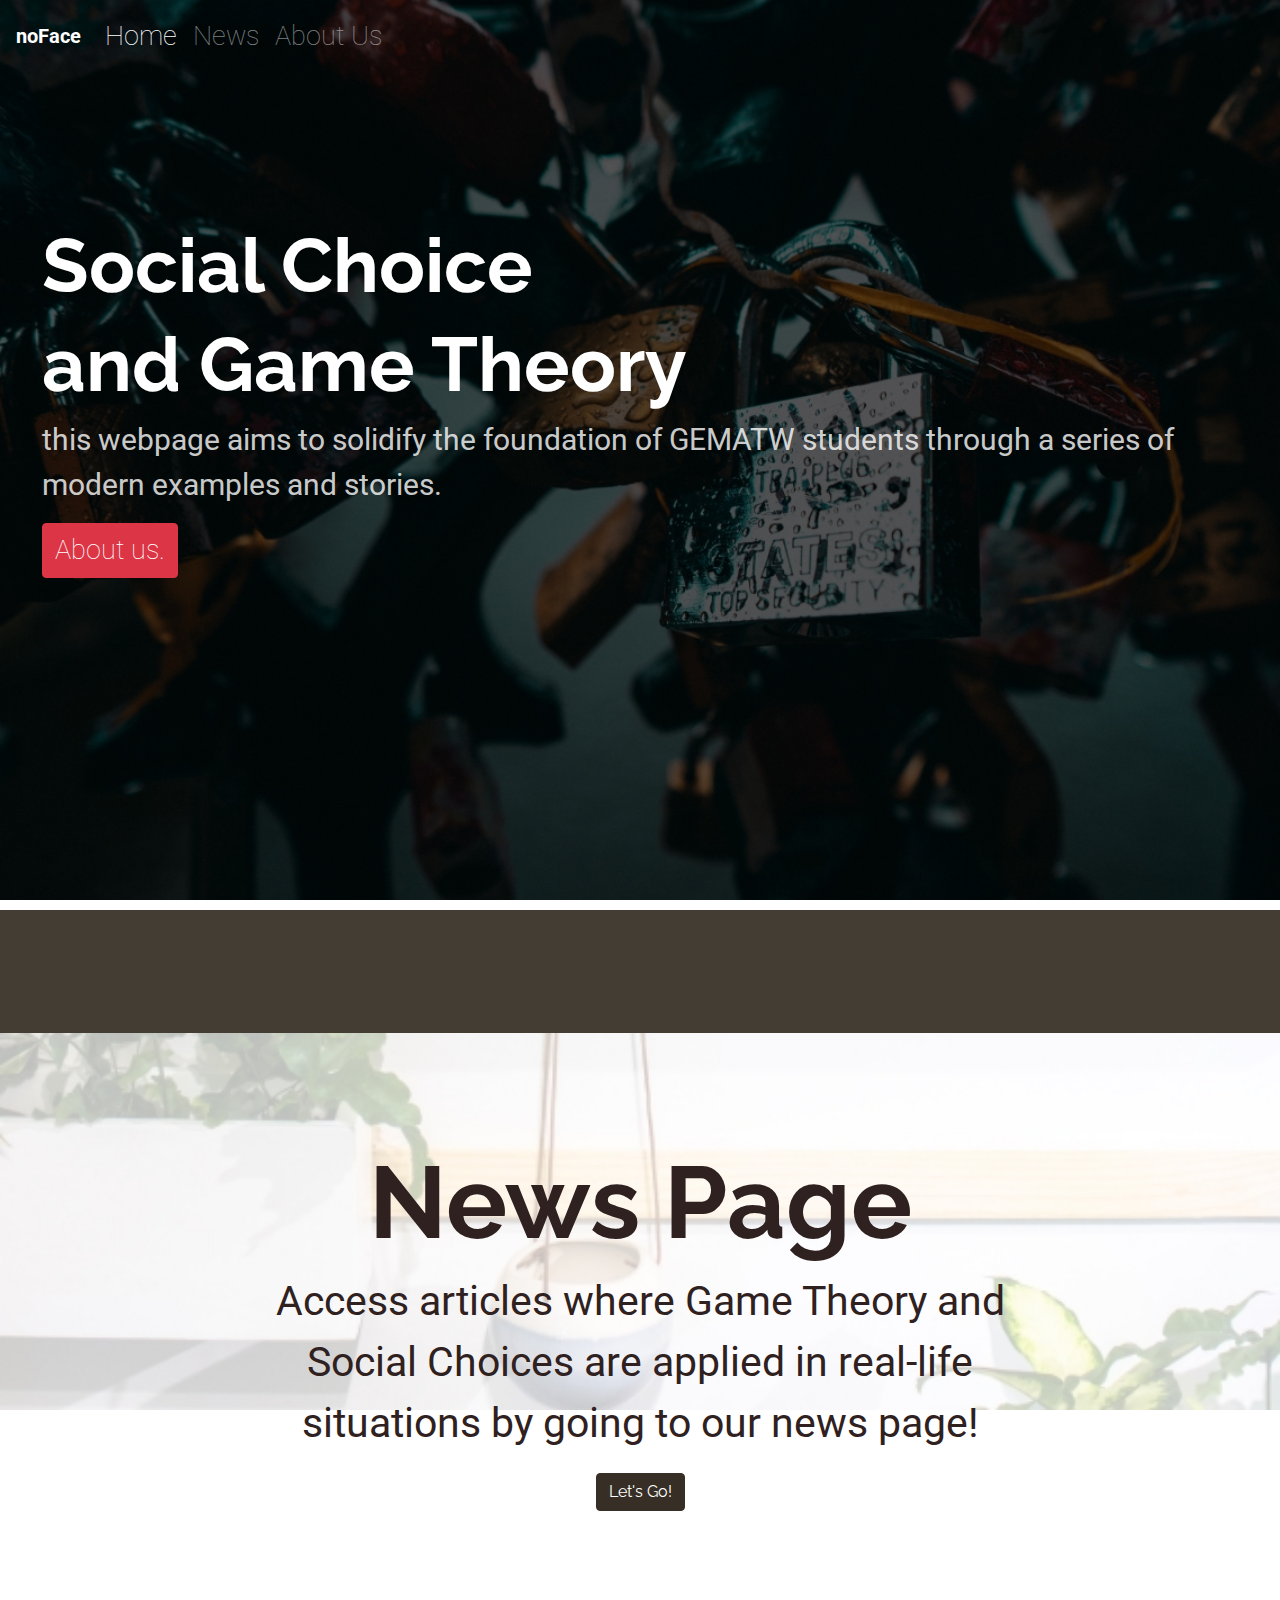
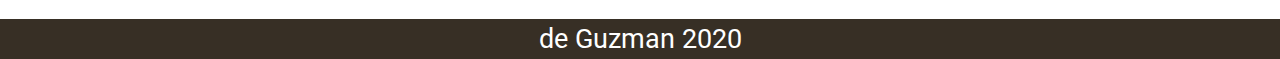
<file: index.html>
<!doctype html>
<html lang="en">
  <head>
    <!-- meta tags -->
    <meta charset="utf-8">
    <meta name="viewport" content="width=device-width, initial-scale=1, shrink-to-fit=no">

    <!-- CSS -->
    <link rel="stylesheet" href="https://stackpath.bootstrapcdn.com/bootstrap/4.4.1/css/bootstrap.min.css" integrity="sha384-Vkoo8x4CGsO3+Hhxv8T/Q5PaXtkKtu6ug5TOeNV6gBiFeWPGFN9MuhOf23Q9Ifjh" crossorigin="anonymous">
    <link rel="stylesheet" href="style.css">

    <!-- Google Fonts -->
    <link href="https://fonts.googleapis.com/css2?family=Raleway:ital,wght@0,100;0,300;0,400;0,700;0,900;1,100;1,200;1,900&display=swap" rel="stylesheet">
    <link href="https://fonts.googleapis.com/css2?family=Roboto:ital,wght@0,100;0,300;0,400;0,700;1,400&display=swap" rel="stylesheet">

    <title>de Guzman S13</title>

  </head>

  <body>

    <!-- Navbars -->
    <nav class="navbar navbar-expand-lg navbar-dark">
      <a class="navbar-brand" href="#">noFace</a>
      <button class="navbar-toggler" type="button" data-toggle="collapse" data-target="#navbarNavAltMarkup" aria-controls="navbarNavAltMarkup" aria-expanded="false" aria-label="Toggle navigation">
        <span class="navbar-toggler-icon"></span>
      </button>
      <div class="collapse navbar-collapse" id="navbarNavAltMarkup">
        <div class="navbar-nav">
          <a class="nav-item nav-link active" href="index.html">Home<span class="sr-only">(current)</span></a>
          <a class="nav-item nav-link" href="news.html">News</a>
          <a class="nav-item nav-link" href="about.html">About Us</a>
        </div>
      </div>
    </nav>

    <!-- Header -->
    <div class="jumbotron jumbotron-fluid">
      <div class="container-fluid">
        <h1>Social Choice</h1>
        <h1>and Game Theory</h1>
        <p>this webpage aims to solidify the foundation of GEMATW students through a series of modern examples and stories.</p>
        <div class="btn btn-danger"><a href="about.html">About us.</a></div>
      </div>  
    </div>

    <!-- Content -->
    <div class="container-fluid content phone">

      <div class="row">

        <div class="col-6">
          <div class="card bg-secondary text-center">
            <img class="card-img-top" src="source/5.jpg" alt="Card image cap">
            <div class="card-body">
              <h5 class="card-title">Social Choice Theory Lessons</h5>
              <a href="SCLessons.html" class="btn btn-light">Let's Learn!</a>
            </div>
          </div>
        </div>

        <div class="col-6">
          <div class="card bg-secondary text-center">
            <img class="card-img-top" src="source/62.jpg" alt="Card image cap">
            <div class="card-body">
              <h5 class="card-title">Game Theory Lessons</h5>
              <a href="GTLessons.html" class="btn btn-light">Let's Learn!</a>
            </div>
          </div>
        </div>
        
      </div>

    </div>

    <!-- Content-News -->
    <div class="container-fluid content-news text-center">
      <h1>News Page</h1>
      <p>
        Access articles where Game Theory and Social Choices 
        are applied in real-life situations by going to our 
        news page!
      </p>
      <div class="btn btn-info"><a href="news.html">Let's Go!</a></div>
    </div>

    <!-- Footer -->
    <div class="container-fluid footer text-center">
      <p>de Guzman 2020</p>
    </div>

    <!-- Javascript -->
    <script src="https://code.jquery.com/jquery-3.4.1.slim.min.js" integrity="sha384-J6qa4849blE2+poT4WnyKhv5vZF5SrPo0iEjwBvKU7imGFAV0wwj1yYfoRSJoZ+n" crossorigin="anonymous"></script>
    <script src="https://cdn.jsdelivr.net/npm/popper.js@1.16.0/dist/umd/popper.min.js" integrity="sha384-Q6E9RHvbIyZFJoft+2mJbHaEWldlvI9IOYy5n3zV9zzTtmI3UksdQRVvoxMfooAo" crossorigin="anonymous"></script>
    <script src="https://stackpath.bootstrapcdn.com/bootstrap/4.4.1/js/bootstrap.min.js" integrity="sha384-wfSDF2E50Y2D1uUdj0O3uMBJnjuUD4Ih7YwaYd1iqfktj0Uod8GCExl3Og8ifwB6" crossorigin="anonymous"></script>
  </body>
</html>
</file>
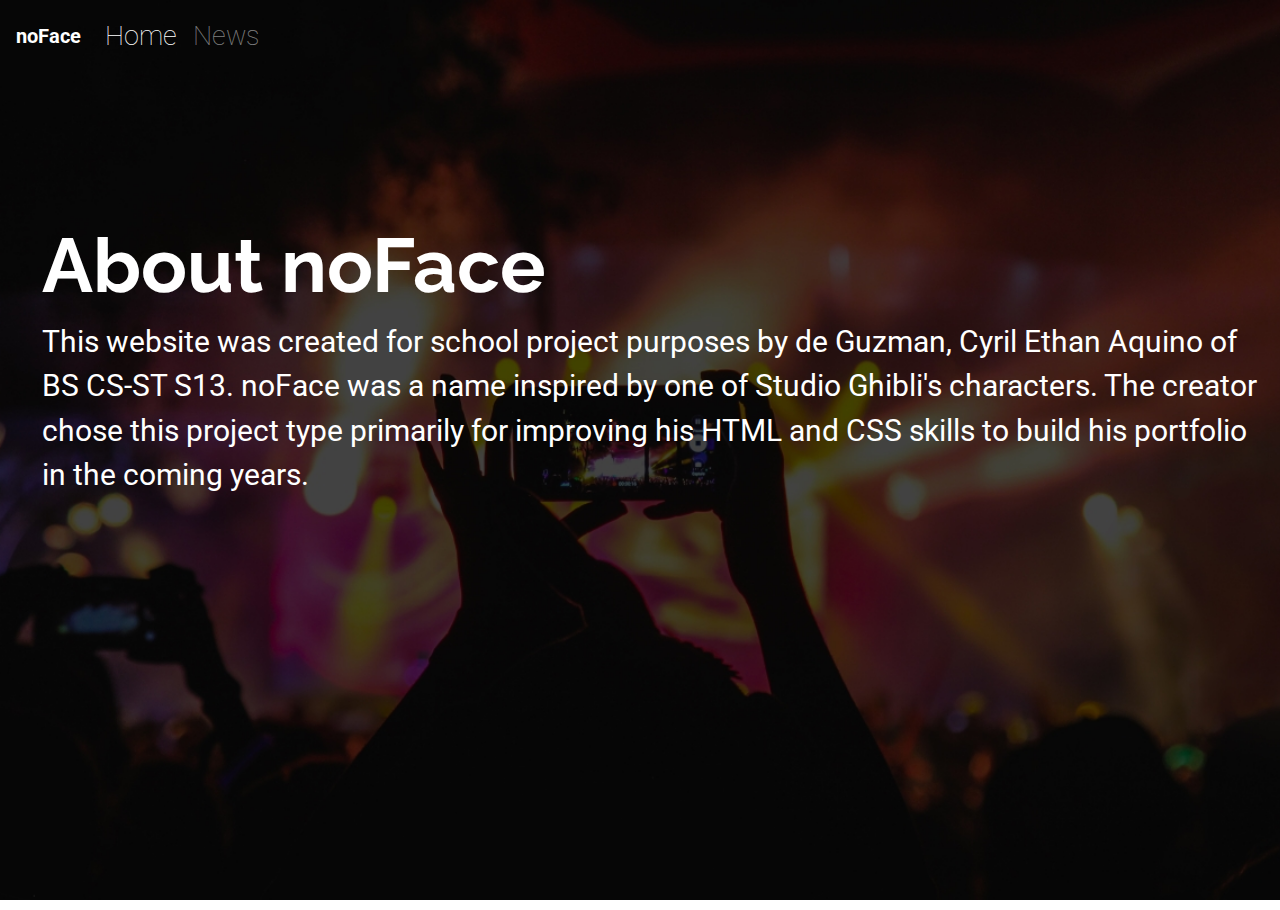
<file: about.html>
<!doctype html>
<html lang="en">
  <head>
    <!-- meta tags -->
    <meta charset="utf-8">
    <meta name="viewport" content="width=device-width, initial-scale=1, shrink-to-fit=no">

    <!-- CSS -->
    <link rel="stylesheet" href="https://stackpath.bootstrapcdn.com/bootstrap/4.4.1/css/bootstrap.min.css" integrity="sha384-Vkoo8x4CGsO3+Hhxv8T/Q5PaXtkKtu6ug5TOeNV6gBiFeWPGFN9MuhOf23Q9Ifjh" crossorigin="anonymous">
    <link rel="stylesheet" href="lesson.css">

    <!-- Google Fonts -->
    <link href="https://fonts.googleapis.com/css2?family=Raleway:ital,wght@0,100;0,300;0,400;0,700;0,900;1,100;1,200;1,900&display=swap" rel="stylesheet">
    <link href="https://fonts.googleapis.com/css2?family=Roboto:ital,wght@0,100;0,300;0,400;0,700;1,400&display=swap" rel="stylesheet">

    <title>de Guzman S13</title>

  </head>

  <body>

    <!-- Navbar -->
    <nav class="navbar navbar-expand-lg navbar-dark">
      <a class="navbar-brand" href="#">noFace</a>
      <button class="navbar-toggler" type="button" data-toggle="collapse" data-target="#navbarNavAltMarkup" aria-controls="navbarNavAltMarkup" aria-expanded="false" aria-label="Toggle navigation">
        <span class="navbar-toggler-icon"></span>
      </button>
      <div class="collapse navbar-collapse" id="navbarNavAltMarkup">
        <div class="navbar-nav">
          <a class="nav-item nav-link active" href="index.html">Home<span class="sr-only">(current)</span></a>
          <a class="nav-item nav-link" href="news.html">News</a>
        </div>
      </div>
    </nav>

    <!-- Header -->
    <div class="jumbotron jumbotron-fluid">
      <div class="container-fluid">
        <h1>About noFace</h1>
        <p>
          This website was created for school project purposes by de Guzman, Cyril Ethan Aquino of BS CS-ST S13. 
          noFace was a name inspired by one of Studio Ghibli's characters. The creator chose this project type 
          primarily for improving his HTML and CSS skills to build his portfolio in the coming years.
        </p>
      </div>  
    </div>
  

    <!-- Javascript -->
    <script src="https://code.jquery.com/jquery-3.4.1.slim.min.js" integrity="sha384-J6qa4849blE2+poT4WnyKhv5vZF5SrPo0iEjwBvKU7imGFAV0wwj1yYfoRSJoZ+n" crossorigin="anonymous"></script>
    <script src="https://cdn.jsdelivr.net/npm/popper.js@1.16.0/dist/umd/popper.min.js" integrity="sha384-Q6E9RHvbIyZFJoft+2mJbHaEWldlvI9IOYy5n3zV9zzTtmI3UksdQRVvoxMfooAo" crossorigin="anonymous"></script>
    <script src="https://stackpath.bootstrapcdn.com/bootstrap/4.4.1/js/bootstrap.min.js" integrity="sha384-wfSDF2E50Y2D1uUdj0O3uMBJnjuUD4Ih7YwaYd1iqfktj0Uod8GCExl3Og8ifwB6" crossorigin="anonymous"></script>
  </body>
</html>
</file>
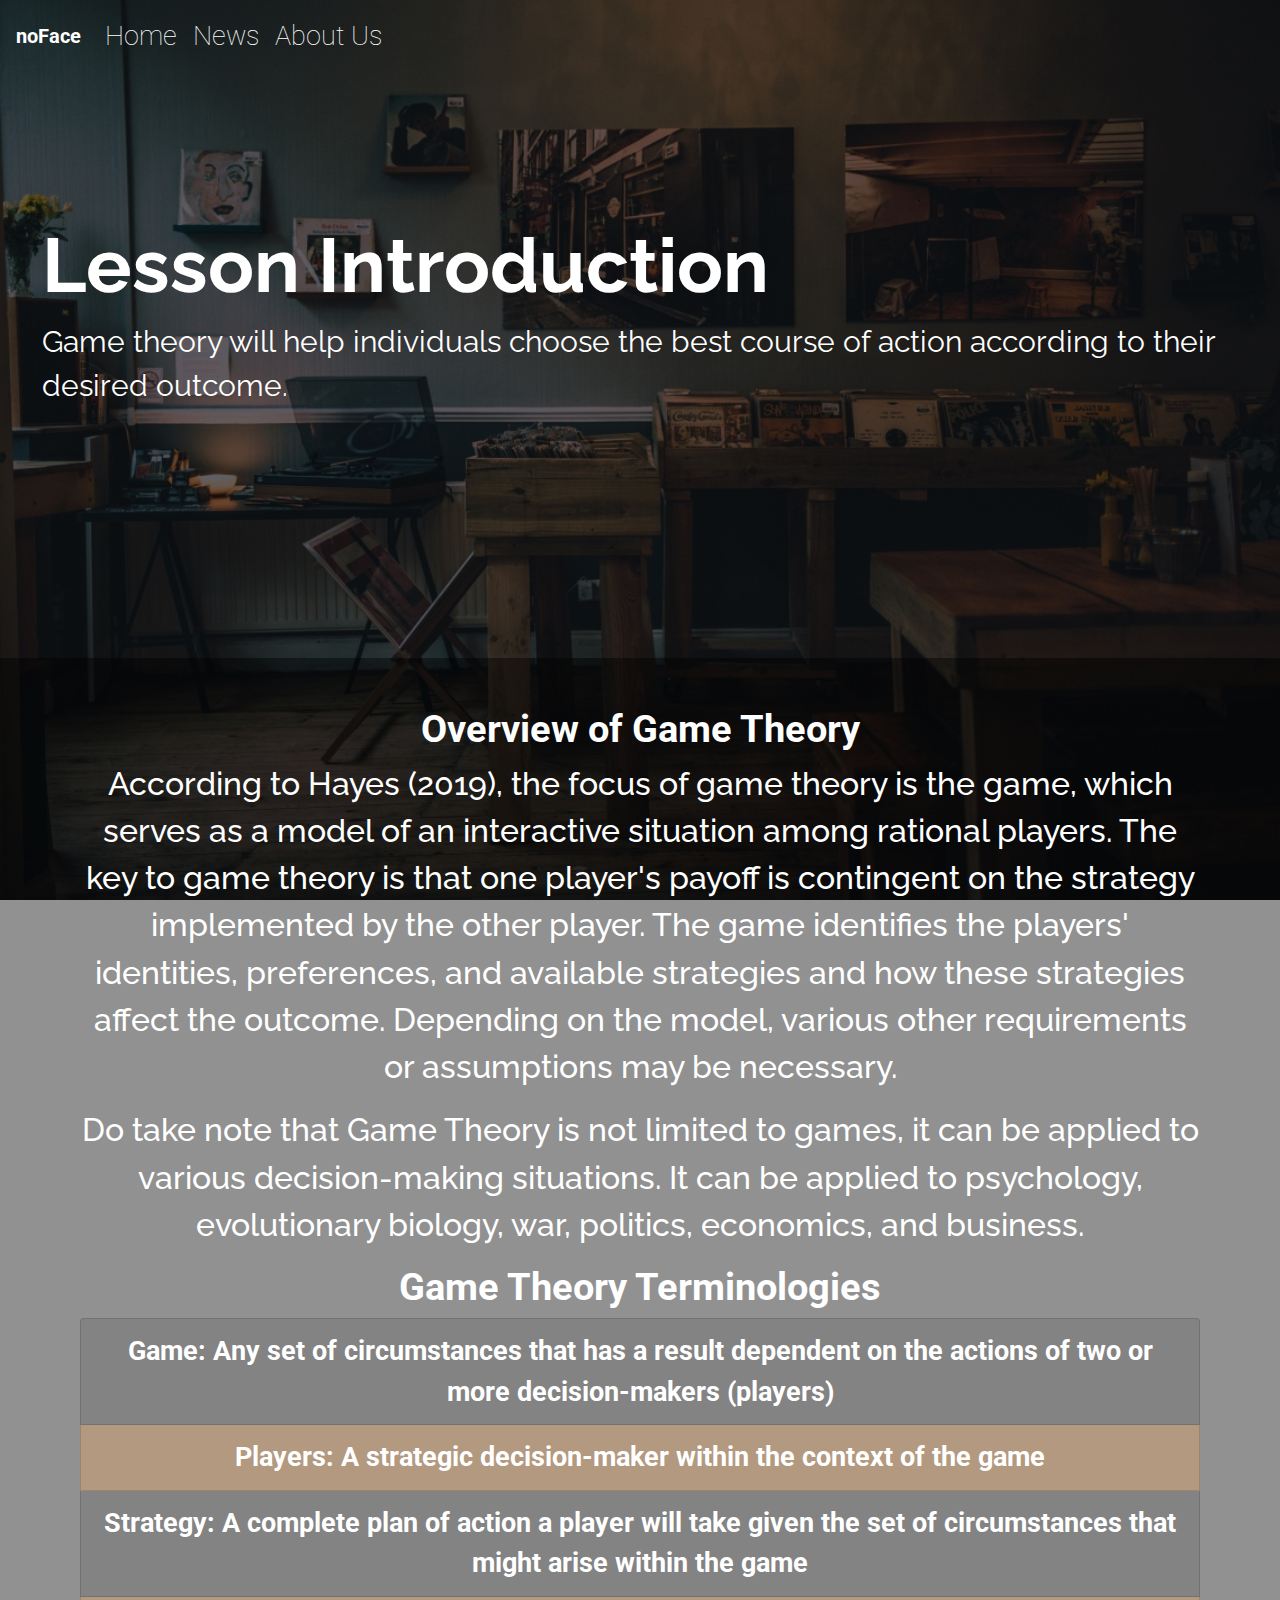
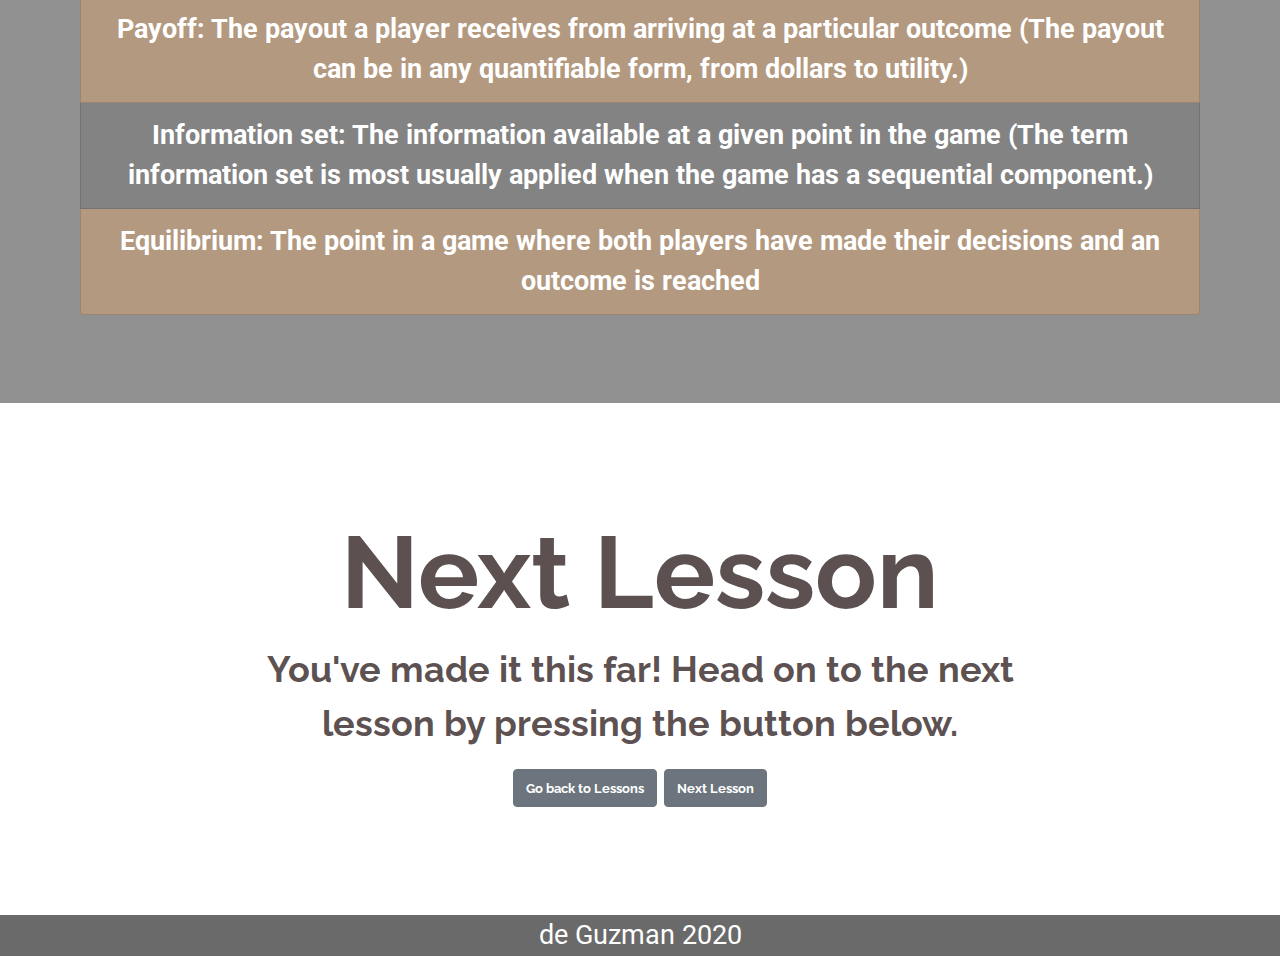
<file: GT1.html>
<!doctype html>
<html lang="en">
  <head>
    <!-- meta tags -->
    <meta charset="utf-8">
    <meta name="viewport" content="width=device-width, initial-scale=1, shrink-to-fit=no">

    <!-- CSS -->
    <link rel="stylesheet" href="https://stackpath.bootstrapcdn.com/bootstrap/4.4.1/css/bootstrap.min.css" integrity="sha384-Vkoo8x4CGsO3+Hhxv8T/Q5PaXtkKtu6ug5TOeNV6gBiFeWPGFN9MuhOf23Q9Ifjh" crossorigin="anonymous">
    <link rel="stylesheet" href="sectionSC.css">

    <!-- Google Fonts -->
    <link href="https://fonts.googleapis.com/css2?family=Raleway:ital,wght@0,100;0,300;0,400;0,700;0,900;1,100;1,200;1,900&display=swap" rel="stylesheet">
    <link href="https://fonts.googleapis.com/css2?family=Roboto:ital,wght@0,100;0,300;0,400;0,700;1,400&display=swap" rel="stylesheet">

    <title>de Guzman S13</title>

  </head>

  <body>

    <!-- Navbar -->
    <nav class="navbar navbar-expand-lg navbar-dark">
      <a class="navbar-brand" href="#">noFace</a>
      <button class="navbar-toggler" type="button" data-toggle="collapse" data-target="#navbarNavAltMarkup" aria-controls="navbarNavAltMarkup" aria-expanded="false" aria-label="Toggle navigation">
        <span class="navbar-toggler-icon"></span>
      </button>
      <div class="collapse navbar-collapse" id="navbarNavAltMarkup">
        <div class="navbar-nav">
          <a class="nav-item nav-link active" href="index.html">Home<span class="sr-only">(current)</span></a>
          <a class="nav-item nav-link" href="news.html">News</a>
          <a class="nav-item nav-link" href="about.html">About Us</a>
        </div>
      </div>
    </nav>

    <!-- Header -->
    <div class="jumbotron jumbotron-fluid">
      <div class="container-fluid">
        <h1>Lesson Introduction</h1>
        <p>
          Game theory will help individuals choose the best course of action according to their desired outcome. 
        </p>
      </div>  
    </div>

    <!-- Content -->
    <div class="container-fluid content phone text-center">

        <h3>Overview of Game Theory</h3>

        <p>
          According to Hayes (2019), the focus of game theory is the game, which serves as a model of an interactive 
          situation among rational players. The key to game theory is that one player's payoff is contingent on the 
          strategy implemented by the other player. The game identifies the players' identities, preferences, and 
          available strategies and how these strategies affect the outcome. Depending on the model, various other 
          requirements or assumptions may be necessary.
        </p>

        <p> 
          Do take note that Game Theory is not limited to games, it can be applied to various decision-making situations. 
          It can be applied to psychology, evolutionary biology, war, politics, economics, and business. 
        </p>

        <h3>Game Theory Terminologies</h3>

        <div class="list-group">
          <a href="#" class="list-group-item list-group-item-action list-group-item-info">Game: Any set of circumstances that has a result dependent on the actions of two or more decision-makers (players)</a>
          <a href="#" class="list-group-item list-group-item-action list-group-item-danger">Players: A strategic decision-maker within the context of the game</a>
          <a href="#" class="list-group-item list-group-item-action list-group-item-info">Strategy: A complete plan of action a player will take given the set of circumstances that might arise within the game</a>
          <a href="#" class="list-group-item list-group-item-action list-group-item-danger">Payoff: The payout a player receives from arriving at a particular outcome (The payout can be in any quantifiable form, from dollars to utility.)</a>
          <a href="#" class="list-group-item list-group-item-action list-group-item-info">Information set: The information available at a given point in the game (The term information set is most usually applied when the game has a sequential component.)</a>
          <a href="#" class="list-group-item list-group-item-action list-group-item-danger">Equilibrium: The point in a game where both players have made their decisions and an outcome is reached</a>
        </div>

    </div>  


    <!-- Content-End -->
    <div class="container-fluid content-news text-center">
      <h1>Next Lesson</h1>
      <p>
        You've made it this far! Head on to the next lesson by pressing the button below.
      </p>
      <div class="btn btn-secondary"><a href="GTLessons.html">Go back to Lessons</a></div>
      <div class="btn btn-secondary"><a href="GT2.html">Next Lesson</a></div>
    </div>

    <!-- Footer -->
    <div class="container-fluid footer text-center">
      <p>de Guzman 2020</p>
    </div>

    <!-- Javascript -->
    <script src="https://code.jquery.com/jquery-3.4.1.slim.min.js" integrity="sha384-J6qa4849blE2+poT4WnyKhv5vZF5SrPo0iEjwBvKU7imGFAV0wwj1yYfoRSJoZ+n" crossorigin="anonymous"></script>
    <script src="https://cdn.jsdelivr.net/npm/popper.js@1.16.0/dist/umd/popper.min.js" integrity="sha384-Q6E9RHvbIyZFJoft+2mJbHaEWldlvI9IOYy5n3zV9zzTtmI3UksdQRVvoxMfooAo" crossorigin="anonymous"></script>
    <script src="https://stackpath.bootstrapcdn.com/bootstrap/4.4.1/js/bootstrap.min.js" integrity="sha384-wfSDF2E50Y2D1uUdj0O3uMBJnjuUD4Ih7YwaYd1iqfktj0Uod8GCExl3Og8ifwB6" crossorigin="anonymous"></script>
  </body>
</html>
</file>
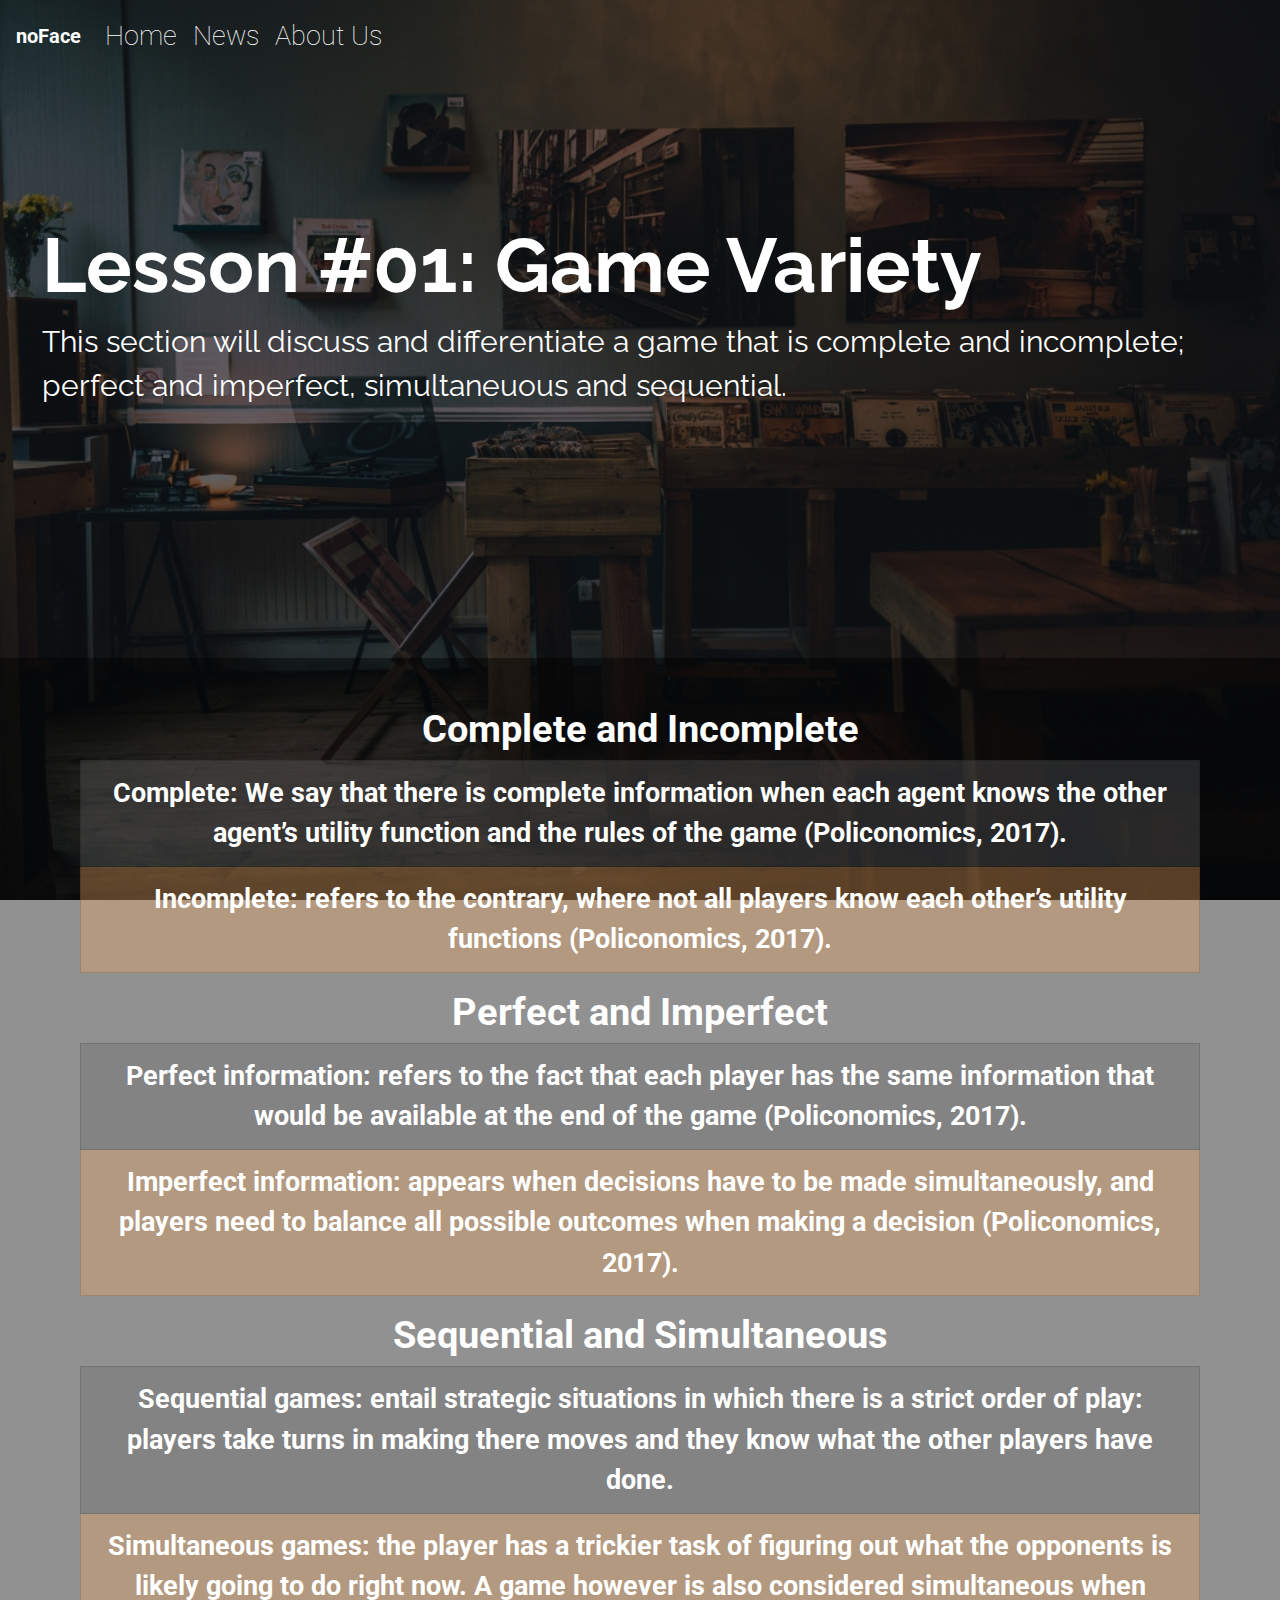
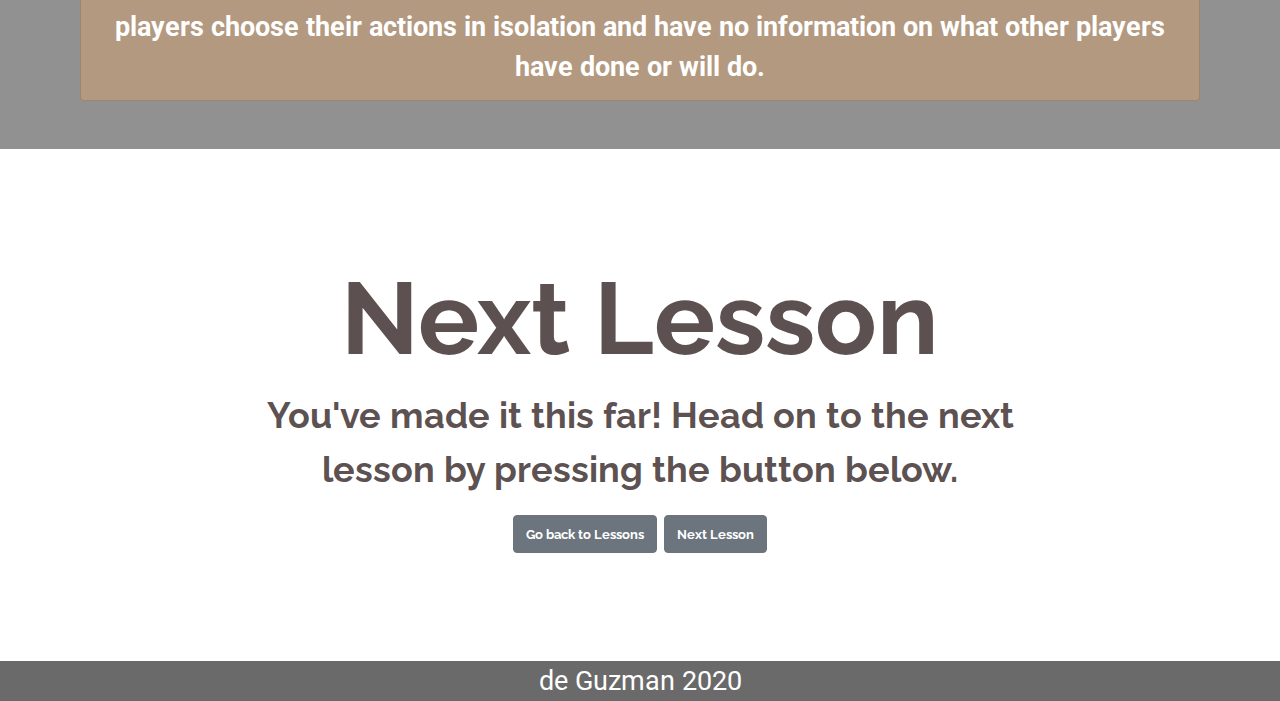
<file: GT2.html>
<!doctype html>
<html lang="en">
  <head>
    <!-- meta tags -->
    <meta charset="utf-8">
    <meta name="viewport" content="width=device-width, initial-scale=1, shrink-to-fit=no">

    <!-- CSS -->
    <link rel="stylesheet" href="https://stackpath.bootstrapcdn.com/bootstrap/4.4.1/css/bootstrap.min.css" integrity="sha384-Vkoo8x4CGsO3+Hhxv8T/Q5PaXtkKtu6ug5TOeNV6gBiFeWPGFN9MuhOf23Q9Ifjh" crossorigin="anonymous">
    <link rel="stylesheet" href="sectionSC.css">

    <!-- Google Fonts -->
    <link href="https://fonts.googleapis.com/css2?family=Raleway:ital,wght@0,100;0,300;0,400;0,700;0,900;1,100;1,200;1,900&display=swap" rel="stylesheet">
    <link href="https://fonts.googleapis.com/css2?family=Roboto:ital,wght@0,100;0,300;0,400;0,700;1,400&display=swap" rel="stylesheet">

    <title>de Guzman S13</title>

  </head>

  <body>

    <!-- Navbar -->
    <nav class="navbar navbar-expand-lg navbar-dark">
      <a class="navbar-brand" href="#">noFace</a>
      <button class="navbar-toggler" type="button" data-toggle="collapse" data-target="#navbarNavAltMarkup" aria-controls="navbarNavAltMarkup" aria-expanded="false" aria-label="Toggle navigation">
        <span class="navbar-toggler-icon"></span>
      </button>
      <div class="collapse navbar-collapse" id="navbarNavAltMarkup">
        <div class="navbar-nav">
          <a class="nav-item nav-link active" href="index.html">Home<span class="sr-only">(current)</span></a>
          <a class="nav-item nav-link" href="news.html">News</a>
          <a class="nav-item nav-link" href="about.html">About Us</a>
        </div>
      </div>
    </nav>

    <!-- Header -->
    <div class="jumbotron jumbotron-fluid">
      <div class="container-fluid">
        <h1>Lesson #01: Game Variety</h1>
        <p>
          This section will discuss and differentiate a game that is complete and incomplete; perfect and imperfect, simultaneuous and sequential.
        </p>
      </div>  
    </div>

    <!-- Content -->
    <div class="container-fluid content phone text-center">

        <h3>Complete and Incomplete</h3>

        <a href="#" class="list-group-item list-group-item-action list-group-item-info">
          Complete: We say that there is complete information when each agent knows the other agent’s utility 
          function and the rules of the game (Policonomics, 2017). 
        </a>
        <a href="#" class="list-group-item list-group-item-action list-group-item-danger">
          Incomplete: refers to the contrary, where not all players know each other’s utility functions (Policonomics, 2017).
        </a>

        <h3 class = "midh3">Perfect and Imperfect</h3>

        <a href="#" class="list-group-item list-group-item-action list-group-item-info">
          Perfect information: refers to the fact that each player has the same information 
          that would be available at the end of the game (Policonomics, 2017).
        </a>
        <a href="#" class="list-group-item list-group-item-action list-group-item-danger">
          Imperfect information: appears when decisions have to be made simultaneously, and 
          players need to balance all possible outcomes when making a decision (Policonomics, 2017).
        </a>

        <h3 class = "midh3">Sequential and Simultaneous</h3>

        <a href="#" class="list-group-item list-group-item-action list-group-item-info">
          Sequential games: entail strategic situations in which there is a 
          strict order of play: players take turns in making there moves and they know 
          what the other players have done.
        </a>
        <a href="#" class="list-group-item list-group-item-action list-group-item-danger">
          Simultaneous games: the player has a trickier task of figuring out what the opponents is likely going to do right now. 
          A game however is also considered simultaneous when players choose their actions in isolation and 
          have no information on what other players have done or will do.
        </a>

      

    </div>  


    <!-- Content-End -->
    <div class="container-fluid content-news text-center">
      <h1>Next Lesson</h1>
      <p>
        You've made it this far! Head on to the next lesson by pressing the button below.
      </p>
      <div class="btn btn-secondary"><a href="GTLessons.html">Go back to Lessons</a></div>
      <div class="btn btn-secondary"><a href="GT3.html">Next Lesson</a></div>
    </div>

    <!-- Footer -->
    <div class="container-fluid footer text-center">
      <p>de Guzman 2020</p>
    </div>

    <!-- Javascript -->
    <script src="https://code.jquery.com/jquery-3.4.1.slim.min.js" integrity="sha384-J6qa4849blE2+poT4WnyKhv5vZF5SrPo0iEjwBvKU7imGFAV0wwj1yYfoRSJoZ+n" crossorigin="anonymous"></script>
    <script src="https://cdn.jsdelivr.net/npm/popper.js@1.16.0/dist/umd/popper.min.js" integrity="sha384-Q6E9RHvbIyZFJoft+2mJbHaEWldlvI9IOYy5n3zV9zzTtmI3UksdQRVvoxMfooAo" crossorigin="anonymous"></script>
    <script src="https://stackpath.bootstrapcdn.com/bootstrap/4.4.1/js/bootstrap.min.js" integrity="sha384-wfSDF2E50Y2D1uUdj0O3uMBJnjuUD4Ih7YwaYd1iqfktj0Uod8GCExl3Og8ifwB6" crossorigin="anonymous"></script>
  </body>
</html>
</file>
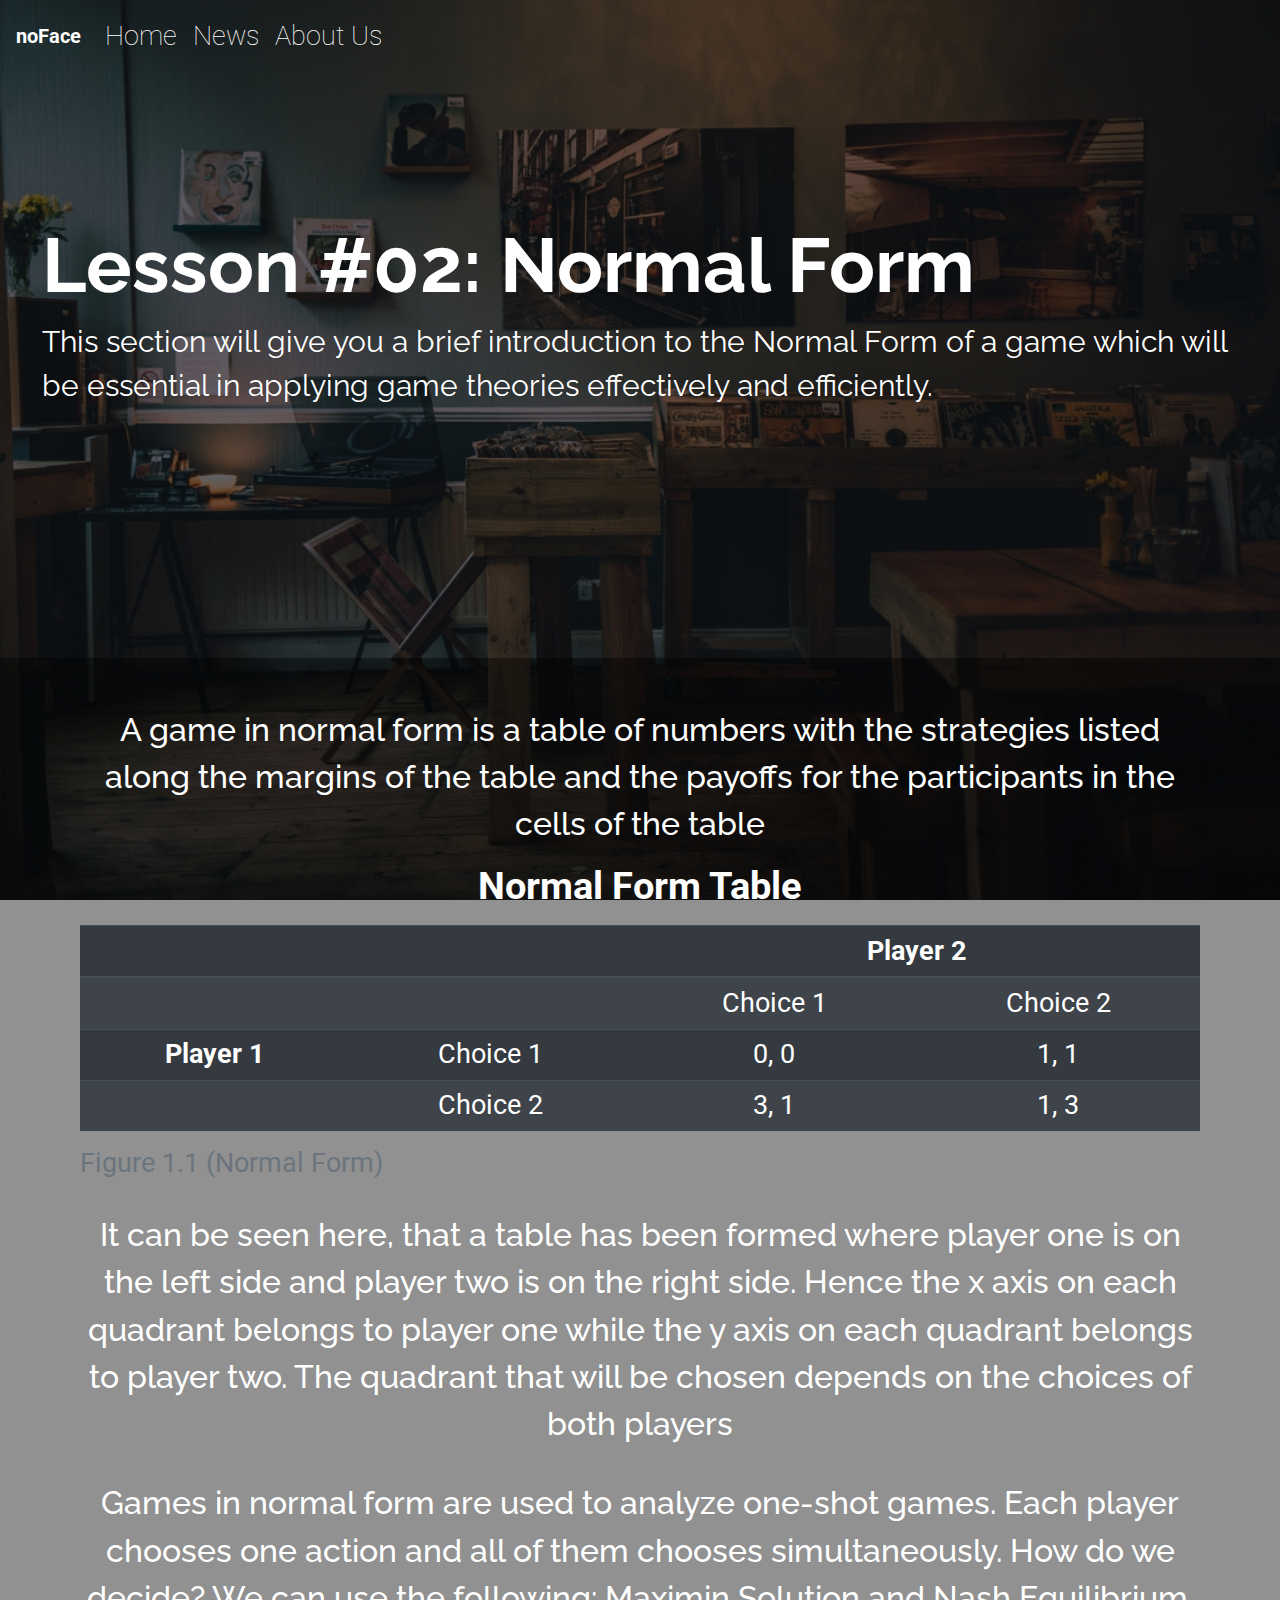
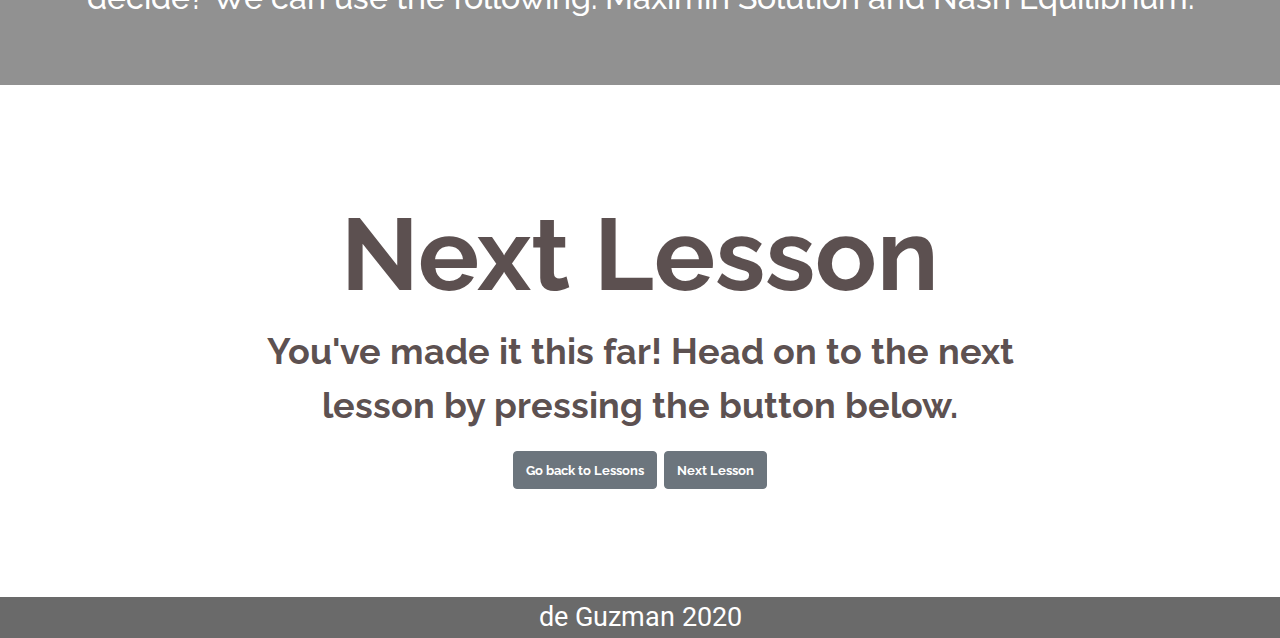
<file: GT3.html>
<!doctype html>
<html lang="en">
  <head>
    <!-- meta tags -->
    <meta charset="utf-8">
    <meta name="viewport" content="width=device-width, initial-scale=1, shrink-to-fit=no">

    <!-- CSS -->
    <link rel="stylesheet" href="https://stackpath.bootstrapcdn.com/bootstrap/4.4.1/css/bootstrap.min.css" integrity="sha384-Vkoo8x4CGsO3+Hhxv8T/Q5PaXtkKtu6ug5TOeNV6gBiFeWPGFN9MuhOf23Q9Ifjh" crossorigin="anonymous">
    <link rel="stylesheet" href="sectionSC.css">

    <!-- Google Fonts -->
    <link href="https://fonts.googleapis.com/css2?family=Raleway:ital,wght@0,100;0,300;0,400;0,700;0,900;1,100;1,200;1,900&display=swap" rel="stylesheet">
    <link href="https://fonts.googleapis.com/css2?family=Roboto:ital,wght@0,100;0,300;0,400;0,700;1,400&display=swap" rel="stylesheet">

    <title>de Guzman S13</title>

  </head>

  <body>

    <!-- Navbar -->
    <nav class="navbar navbar-expand-lg navbar-dark">
      <a class="navbar-brand" href="#">noFace</a>
      <button class="navbar-toggler" type="button" data-toggle="collapse" data-target="#navbarNavAltMarkup" aria-controls="navbarNavAltMarkup" aria-expanded="false" aria-label="Toggle navigation">
        <span class="navbar-toggler-icon"></span>
      </button>
      <div class="collapse navbar-collapse" id="navbarNavAltMarkup">
        <div class="navbar-nav">
          <a class="nav-item nav-link active" href="index.html">Home<span class="sr-only">(current)</span></a>
          <a class="nav-item nav-link" href="news.html">News</a>
          <a class="nav-item nav-link" href="about.html">About Us</a>
        </div>
      </div>
    </nav>

    <!-- Header -->
    <div class="jumbotron jumbotron-fluid">
      <div class="container-fluid">
        <h1>Lesson #02: Normal Form</h1>
        <p>
          This section will give you a brief introduction to the Normal Form of a game which will be
          essential in applying game theories effectively and efficiently.
        </p>
      </div>  
    </div>

    <!-- Content -->
    <div class="container-fluid content phone text-center">

      <p>
        A game in normal form is a table of numbers 
        with the strategies listed along the margins of 
        the table and the payoffs for the participants in the cells of the table
      </p>

        <h3 class>Normal Form Table</h3>

        <table class="table table-striped table-dark table-sm">
          <caption>Figure 1.1 (Normal Form)</caption>
          <thead>
            <tr>
              <th scope="col"></th>
              <th scope="col"></th>
              <th scope="col" colspan="2">Player 2</th>
            </tr>
          </thead>
          <tbody>
            <tr>
              <th scope="row"></th>
              <td></td>
              <td>Choice 1</td>
              <td>Choice 2</td>
            </tr>
            <tr>
              <th scope="row">Player 1</th>
              <td>Choice 1</td>
              <td>0, 0</td>
              <td>1, 1</td>
            </tr>
            <tr>
              <th scope="row"></th>
              <td>Choice 2</td>
              <td>3, 1</td>
              <td>1, 3</td>
            </tr> 
          </tbody>
        </table>  

        <p class="tabletext">
          It can be seen here, that a table has been formed where player one is on the left side and player 
          two is on the right side. Hence the x axis on each quadrant belongs to player one while the y axis on 
          each quadrant belongs to player two. The quadrant that will be chosen depends on the choices of both
          players
        </p>

        <p>
          Games in normal form are used to analyze one-shot games. Each player chooses one 
          action and all of them chooses simultaneously. How do we decide? We can use the 
          following: Maximin Solution and Nash Equilibrium.
        </p>

      

    </div>  


    <!-- Content-End -->
    <div class="container-fluid content-news text-center">
      <h1>Next Lesson</h1>
      <p>
        You've made it this far! Head on to the next lesson by pressing the button below.
      </p>
      <div class="btn btn-secondary"><a href="GTLessons.html">Go back to Lessons</a></div>
      <div class="btn btn-secondary"><a href="GT4.html">Next Lesson</a></div>
    </div>

    <!-- Footer -->
    <div class="container-fluid footer text-center">
      <p>de Guzman 2020</p>
    </div>

    <!-- Javascript -->
    <script src="https://code.jquery.com/jquery-3.4.1.slim.min.js" integrity="sha384-J6qa4849blE2+poT4WnyKhv5vZF5SrPo0iEjwBvKU7imGFAV0wwj1yYfoRSJoZ+n" crossorigin="anonymous"></script>
    <script src="https://cdn.jsdelivr.net/npm/popper.js@1.16.0/dist/umd/popper.min.js" integrity="sha384-Q6E9RHvbIyZFJoft+2mJbHaEWldlvI9IOYy5n3zV9zzTtmI3UksdQRVvoxMfooAo" crossorigin="anonymous"></script>
    <script src="https://stackpath.bootstrapcdn.com/bootstrap/4.4.1/js/bootstrap.min.js" integrity="sha384-wfSDF2E50Y2D1uUdj0O3uMBJnjuUD4Ih7YwaYd1iqfktj0Uod8GCExl3Og8ifwB6" crossorigin="anonymous"></script>
  </body>
</html>
</file>
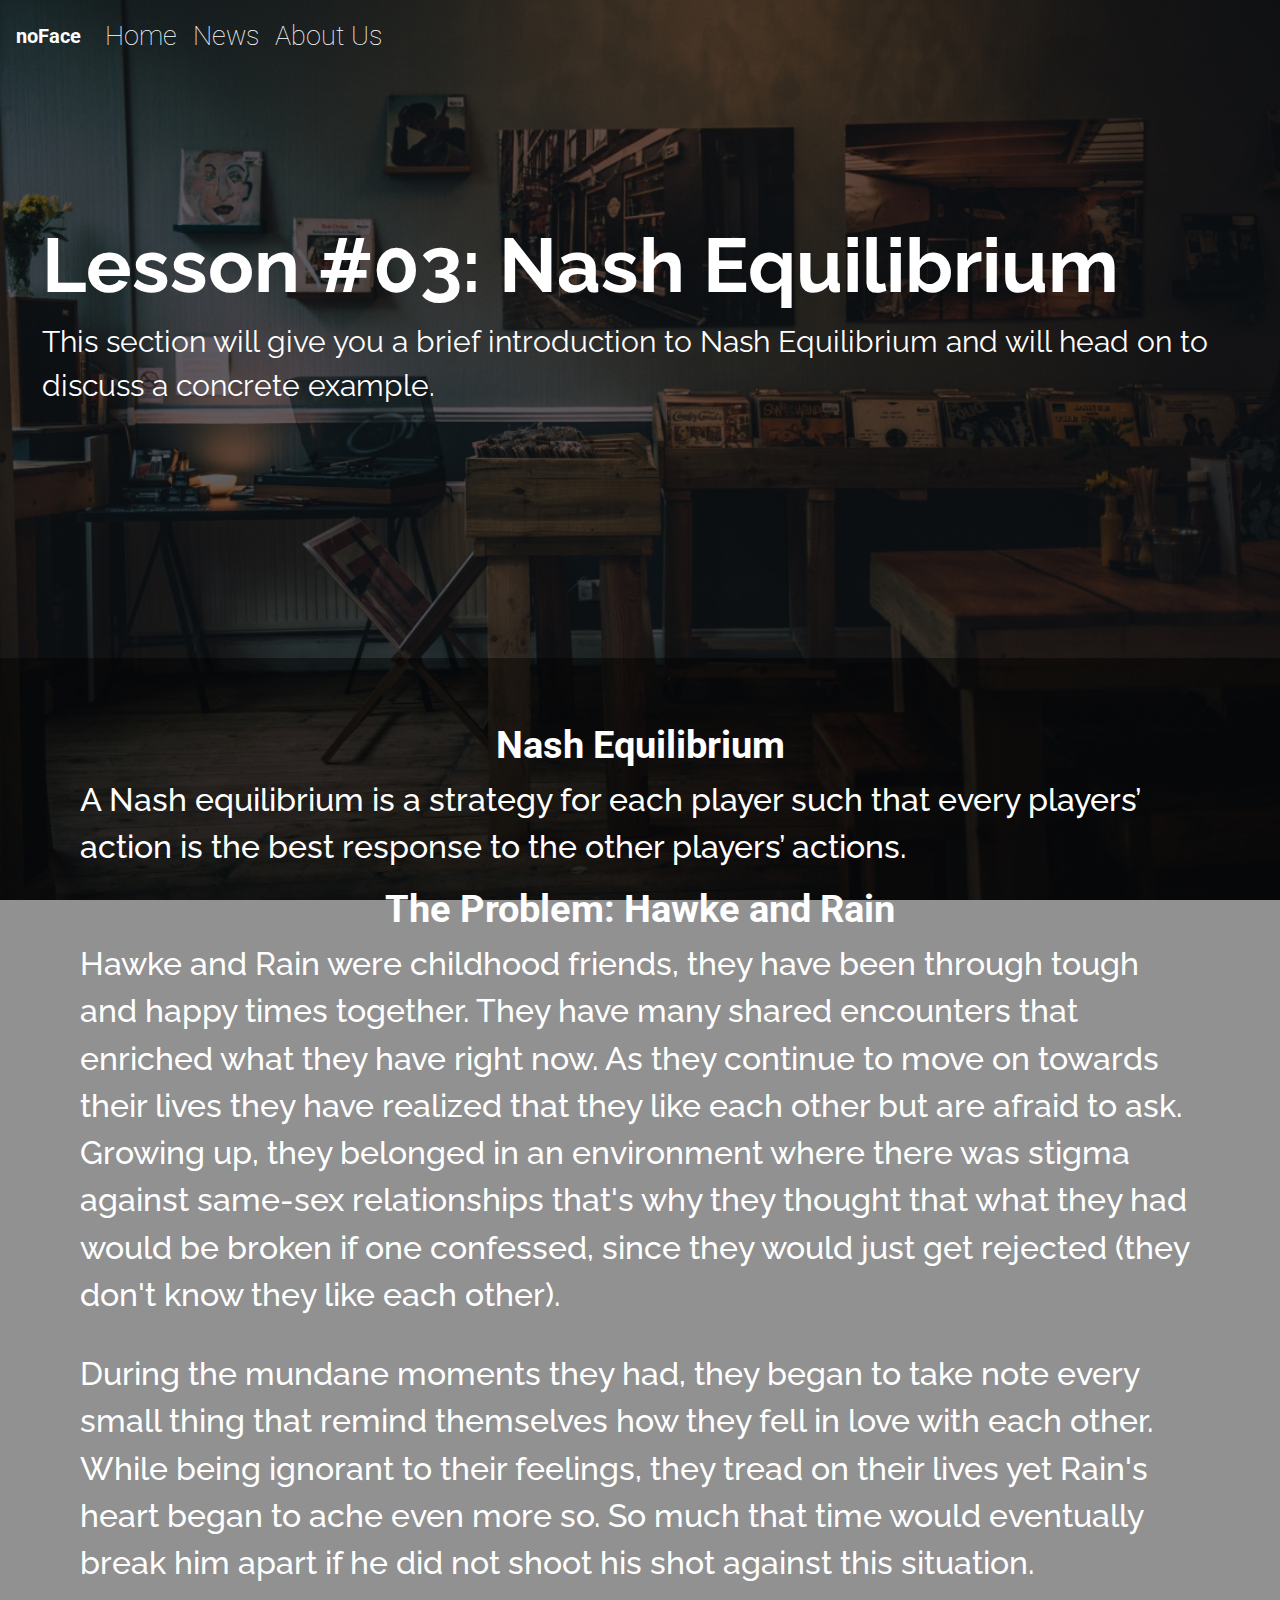
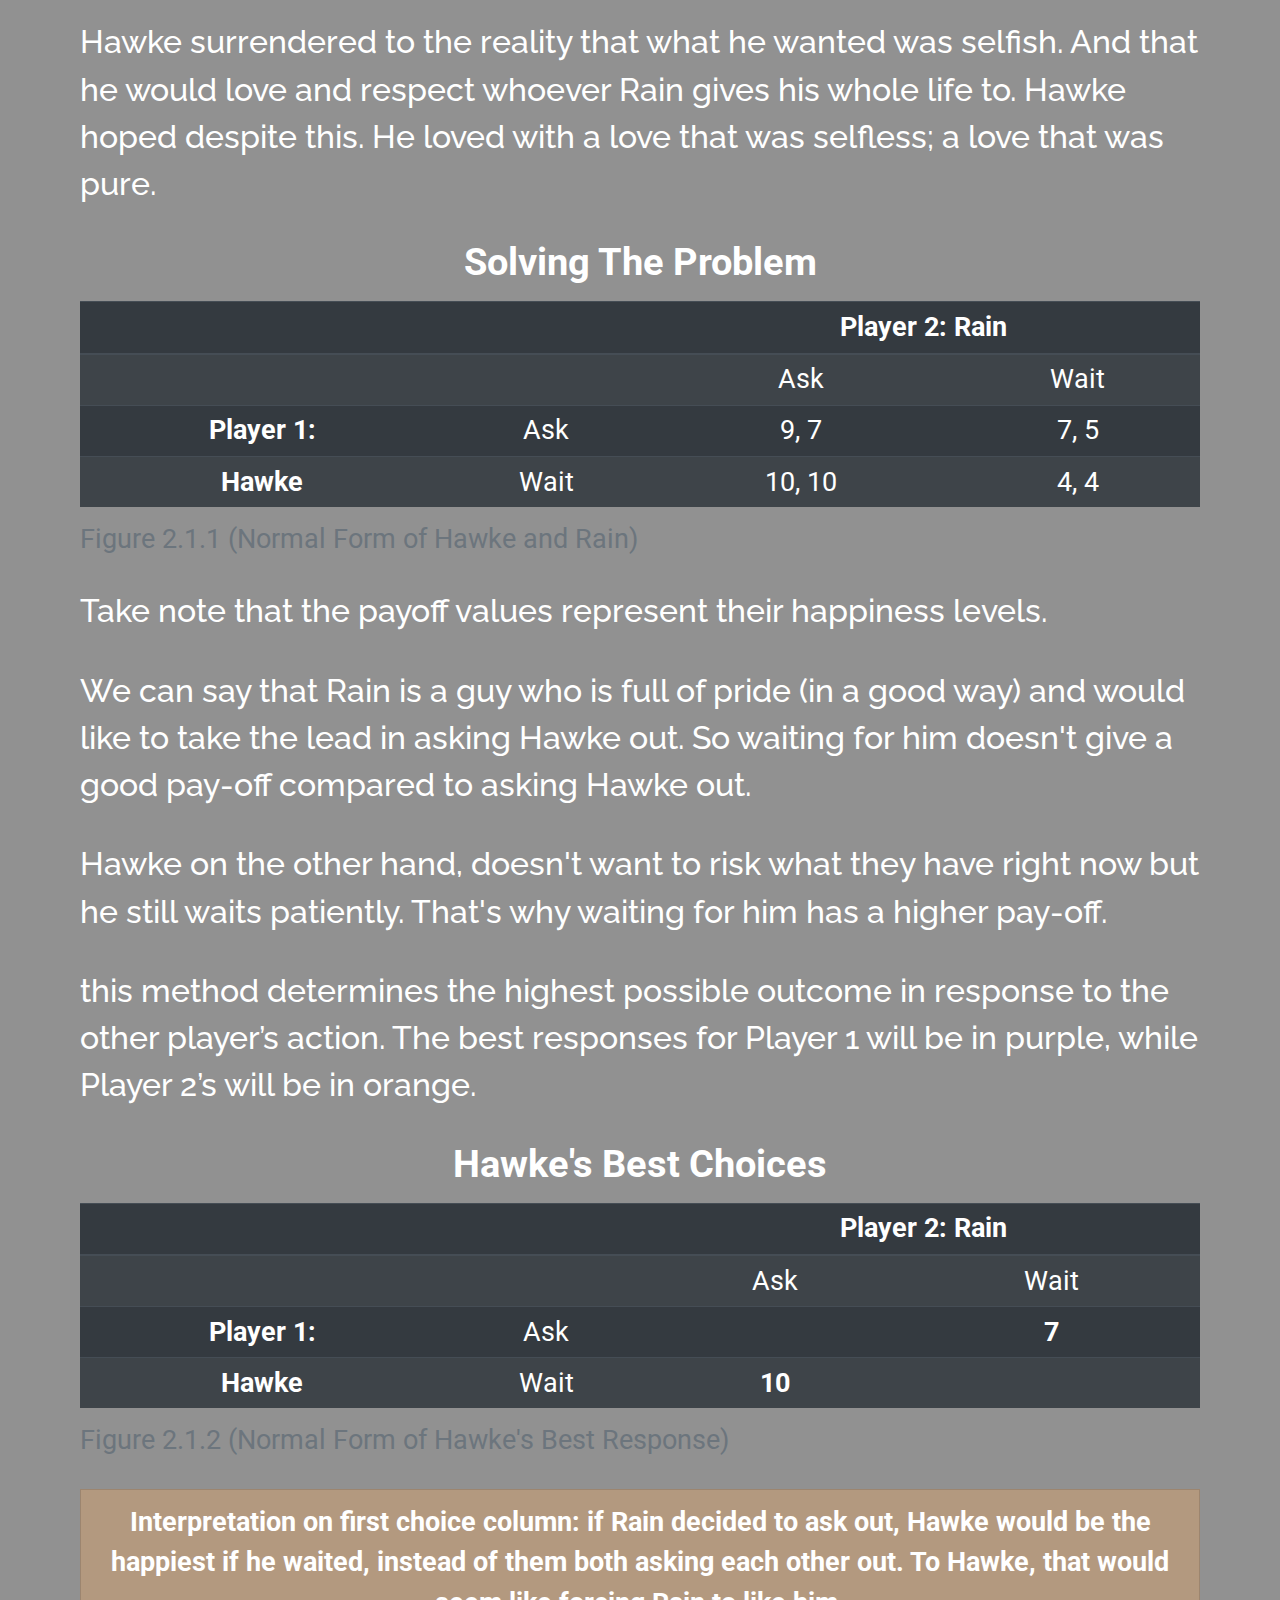
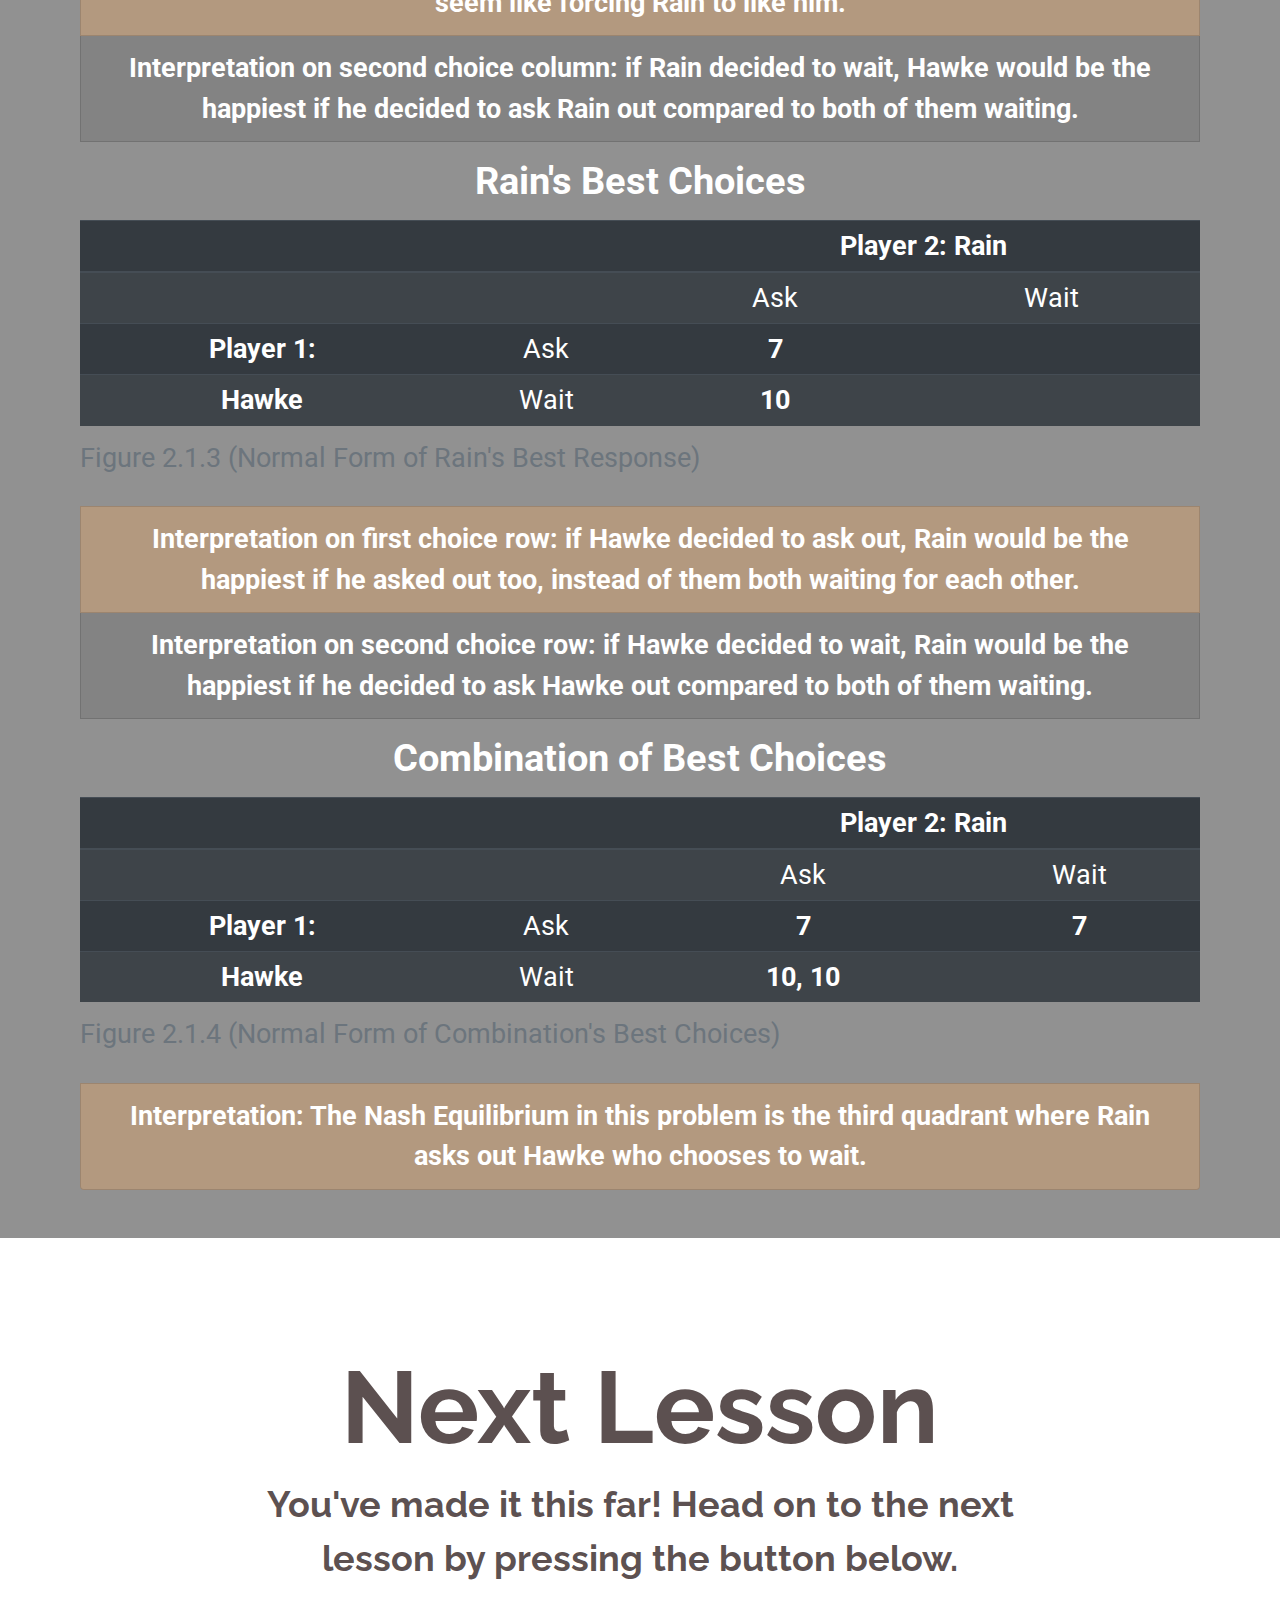
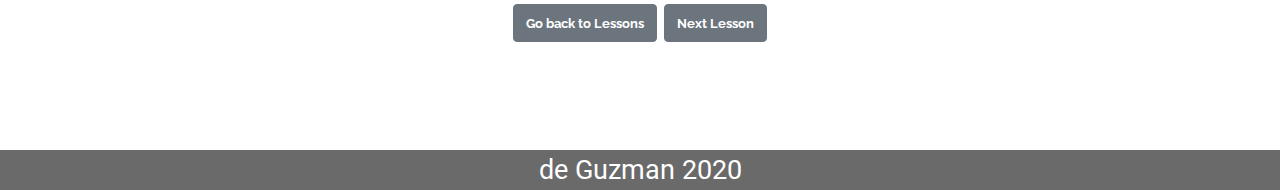
<file: GT4.html>
<!doctype html>
<html lang="en">
  <head>
    <!-- meta tags -->
    <meta charset="utf-8">
    <meta name="viewport" content="width=device-width, initial-scale=1, shrink-to-fit=no">

    <!-- CSS -->
    <link rel="stylesheet" href="https://stackpath.bootstrapcdn.com/bootstrap/4.4.1/css/bootstrap.min.css" integrity="sha384-Vkoo8x4CGsO3+Hhxv8T/Q5PaXtkKtu6ug5TOeNV6gBiFeWPGFN9MuhOf23Q9Ifjh" crossorigin="anonymous">
    <link rel="stylesheet" href="sectionSC.css">

    <!-- Google Fonts -->
    <link href="https://fonts.googleapis.com/css2?family=Raleway:ital,wght@0,100;0,300;0,400;0,700;0,900;1,100;1,200;1,900&display=swap" rel="stylesheet">
    <link href="https://fonts.googleapis.com/css2?family=Roboto:ital,wght@0,100;0,300;0,400;0,700;1,400&display=swap" rel="stylesheet">

    <title>de Guzman S13</title>

  </head>

  <body>

    <!-- Navbar -->
    <nav class="navbar navbar-expand-lg navbar-dark">
      <a class="navbar-brand" href="#">noFace</a>
      <button class="navbar-toggler" type="button" data-toggle="collapse" data-target="#navbarNavAltMarkup" aria-controls="navbarNavAltMarkup" aria-expanded="false" aria-label="Toggle navigation">
        <span class="navbar-toggler-icon"></span>
      </button>
      <div class="collapse navbar-collapse" id="navbarNavAltMarkup">
        <div class="navbar-nav">
          <a class="nav-item nav-link active" href="index.html">Home<span class="sr-only">(current)</span></a>
          <a class="nav-item nav-link" href="news.html">News</a>
          <a class="nav-item nav-link" href="about.html">About Us</a>
        </div>
      </div>
    </nav>

    <!-- Header -->
    <div class="jumbotron jumbotron-fluid">
      <div class="container-fluid">
        <h1>Lesson #03: Nash Equilibrium</h1>
        <p>
          This section will give you a brief introduction to Nash Equilibrium and will head on to discuss a concrete example.
        </p>
      </div>  
    </div>

    <!-- Content -->
    <div class="container-fluid content phone text-center">

      <h3 class = "midh3">Nash Equilibrium</h3>
      <p class="text-left">
        A Nash equilibrium is a strategy for each 
        player such that every players’ action is the 
        best response to the other players’ actions.
      </p>

        <h3 class = "midh3">The Problem: Hawke and Rain</h3>

        <p class="tabletext text-left">
          Hawke and Rain were childhood friends, they have been through tough and happy times together. 
          They have many shared encounters that enriched what they have right now. As they continue to move on towards 
          their lives they have realized that they like each other but are afraid to ask. Growing up, they 
          belonged in an environment where there was stigma against same-sex relationships that's why 
          they thought that what they had would be broken if one confessed, since they would just get 
          rejected (they don't know they like each other).
        </p>

        <p class="tabletext text-left">
          During the mundane moments they had, they began to take note every small thing that remind themselves 
          how they fell in love with each other. While being ignorant to their feelings, they tread on their lives 
          yet Rain's heart began to ache even more so. So much that time would eventually break him apart if he did not 
          shoot his shot against this situation.  
        </p>

        <p class="tabletext text-left">
          Hawke surrendered to the reality that what he wanted was selfish. And that he would love and respect whoever Rain gives 
          his whole life to. Hawke hoped despite this. He loved with a love that was selfless; a love that was pure.
        </p>
        
        <h3 class = "midh3">Solving The Problem</h3>

        <table class="table table-striped table-dark table-sm">
          <caption>Figure 2.1.1 (Normal Form of Hawke and Rain)</caption>
          <thead>
            <tr>
              <th scope="col"></th>
              <th scope="col"></th>
              <th scope="col" colspan="2">Player 2: Rain</th>
            </tr>
          </thead>
          <tbody>
            <tr>
              <th scope="row"></th>
              <td></td>
              <td>Ask</td>
              <td>Wait</td>
            </tr>
            <tr>
              <th scope="row">Player 1:</th>
              <td>Ask</td>
              <td>9, 7</td>
              <td>7, 5</td>
            </tr>
            <tr>
              <th scope="row">Hawke</th>
              <td>Wait</td>
              <td>10, 10</td>
              <td>4, 4</td>
            </tr> 
          </tbody>
        </table> 

        <p class="tabletext text-left">
          Take note that the payoff values represent their happiness levels.
        </p>

        <p class="tabletext text-left">
          We can say that Rain is a guy who is full of pride (in a good way) and would like to take the lead in 
          asking Hawke out. So waiting for him doesn't give a good pay-off compared to asking Hawke out.
        </p>

        <p class="tabletext text-left">
          Hawke on the other hand, doesn't want to risk what they have right now but he still waits patiently. That's 
          why waiting for him has a higher pay-off.
        </p>

        <p class="tabletext text-left">
          this method determines the highest possible outcome in response to the other player’s action. The best 
          responses for Player 1 will be in purple, while Player 2’s will be in orange.
        </p>
        
        <h3 class = "midh3">Hawke's Best Choices</h3>

        <table class="table table-striped table-dark table-sm">
          <caption>Figure 2.1.2 (Normal Form of Hawke's Best Response)</caption>
          <thead>
            <tr>
              <th scope="col"></th>
              <th scope="col"></th>
              <th scope="col" colspan="2">Player 2: Rain</th>
            </tr>
          </thead>
          <tbody>
            <tr>
              <th scope="row"></th>
              <td></td>
              <td>Ask</td>
              <td>Wait</td>
            </tr>
            <tr>
              <th scope="row">Player 1:</th>
              <td>Ask</td>
              <td></td>
              <td><b>7</b></td>
            </tr>
            <tr>
              <th scope="row">Hawke</th>
              <td>Wait</td>
              <td><b>10</b></td>
              <td></td>
            </tr> 
          </tbody>
        </table> 
        <a href="#" class="list-group-item list-group-item-action list-group-item-danger">
          Interpretation on first choice column: if Rain decided to ask out, Hawke would be the happiest if he waited, instead of 
          them both asking each other out. To Hawke, that would seem like forcing Rain to like him.
        </a>

        <a href="#" class="list-group-item list-group-item-action list-group-item-info">
          Interpretation on second choice column: if Rain decided to wait, Hawke would be the happiest if he decided to ask Rain out 
          compared to both of them waiting. 
        </a>

        <h3 class = "midh3">Rain's Best Choices</h3>

        <table class="table table-striped table-dark table-sm">
          <caption>Figure 2.1.3 (Normal Form of Rain's Best Response)</caption>
          <thead>
            <tr>
              <th scope="col"></th>
              <th scope="col"></th>
              <th scope="col" colspan="2">Player 2: Rain</th>
            </tr>
          </thead>
          <tbody>
            <tr>
              <th scope="row"></th>
              <td></td>
              <td>Ask</td>
              <td>Wait</td>
            </tr>
            <tr>
              <th scope="row">Player 1:</th>
              <td>Ask</td>
              <td><b>7</b></td>
              <td></td>
            </tr>
            <tr>
              <th scope="row">Hawke</th>
              <td>Wait</td>
              <td><b>10</b></td>
              <td></td>
            </tr> 
          </tbody>
        </table> 
        <a href="#" class="list-group-item list-group-item-action list-group-item-danger">
          Interpretation on first choice row: if Hawke decided to ask out, Rain would be the happiest if he asked out too, instead of 
          them both waiting for each other.
        </a>

        <a href="#" class="list-group-item list-group-item-action list-group-item-info">
          Interpretation on second choice row: if Hawke decided to wait, Rain would be the happiest if he decided to ask Hawke out 
          compared to both of them waiting. 
        </a>
        
        <h3 class = "midh3">Combination of Best Choices</h3>

        <table class="table table-striped table-dark table-sm">
          <caption>Figure 2.1.4 (Normal Form of Combination's Best Choices)</caption>
          <thead>
            <tr>
              <th scope="col"></th>
              <th scope="col"></th>
              <th scope="col" colspan="2">Player 2: Rain</th>
            </tr>
          </thead>
          <tbody>
            <tr>
              <th scope="row"></th>
              <td></td>
              <td>Ask</td>
              <td>Wait</td>
            </tr>
            <tr>
              <th scope="row">Player 1:</th>
              <td>Ask</td>
              <td><b>7</b></td>
              <td><b>7</b></td>
            </tr>
            <tr>
              <th scope="row">Hawke</th>
              <td>Wait</td>
              <td><b>10, 10</b></td>
              <td></td>
            </tr> 
          </tbody>
        </table> 

        <a href="#" class="list-group-item list-group-item-action list-group-item-danger">
          Interpretation: The Nash Equilibrium in this problem is the third quadrant where Rain asks out Hawke who chooses to wait.
        </a>

    </div>  


    <!-- Content-End -->
    <div class="container-fluid content-news text-center">
      <h1>Next Lesson</h1>
      <p>
        You've made it this far! Head on to the next lesson by pressing the button below.
      </p>
      <div class="btn btn-secondary"><a href="GTLessons.html">Go back to Lessons</a></div>
      <div class="btn btn-secondary"><a href="GT5.html">Next Lesson</a></div>
    </div>

    <!-- Footer -->
    <div class="container-fluid footer text-center">
      <p>de Guzman 2020</p>
    </div>

    <!-- Javascript -->
    <script src="https://code.jquery.com/jquery-3.4.1.slim.min.js" integrity="sha384-J6qa4849blE2+poT4WnyKhv5vZF5SrPo0iEjwBvKU7imGFAV0wwj1yYfoRSJoZ+n" crossorigin="anonymous"></script>
    <script src="https://cdn.jsdelivr.net/npm/popper.js@1.16.0/dist/umd/popper.min.js" integrity="sha384-Q6E9RHvbIyZFJoft+2mJbHaEWldlvI9IOYy5n3zV9zzTtmI3UksdQRVvoxMfooAo" crossorigin="anonymous"></script>
    <script src="https://stackpath.bootstrapcdn.com/bootstrap/4.4.1/js/bootstrap.min.js" integrity="sha384-wfSDF2E50Y2D1uUdj0O3uMBJnjuUD4Ih7YwaYd1iqfktj0Uod8GCExl3Og8ifwB6" crossorigin="anonymous"></script>
  </body>
</html>
</file>
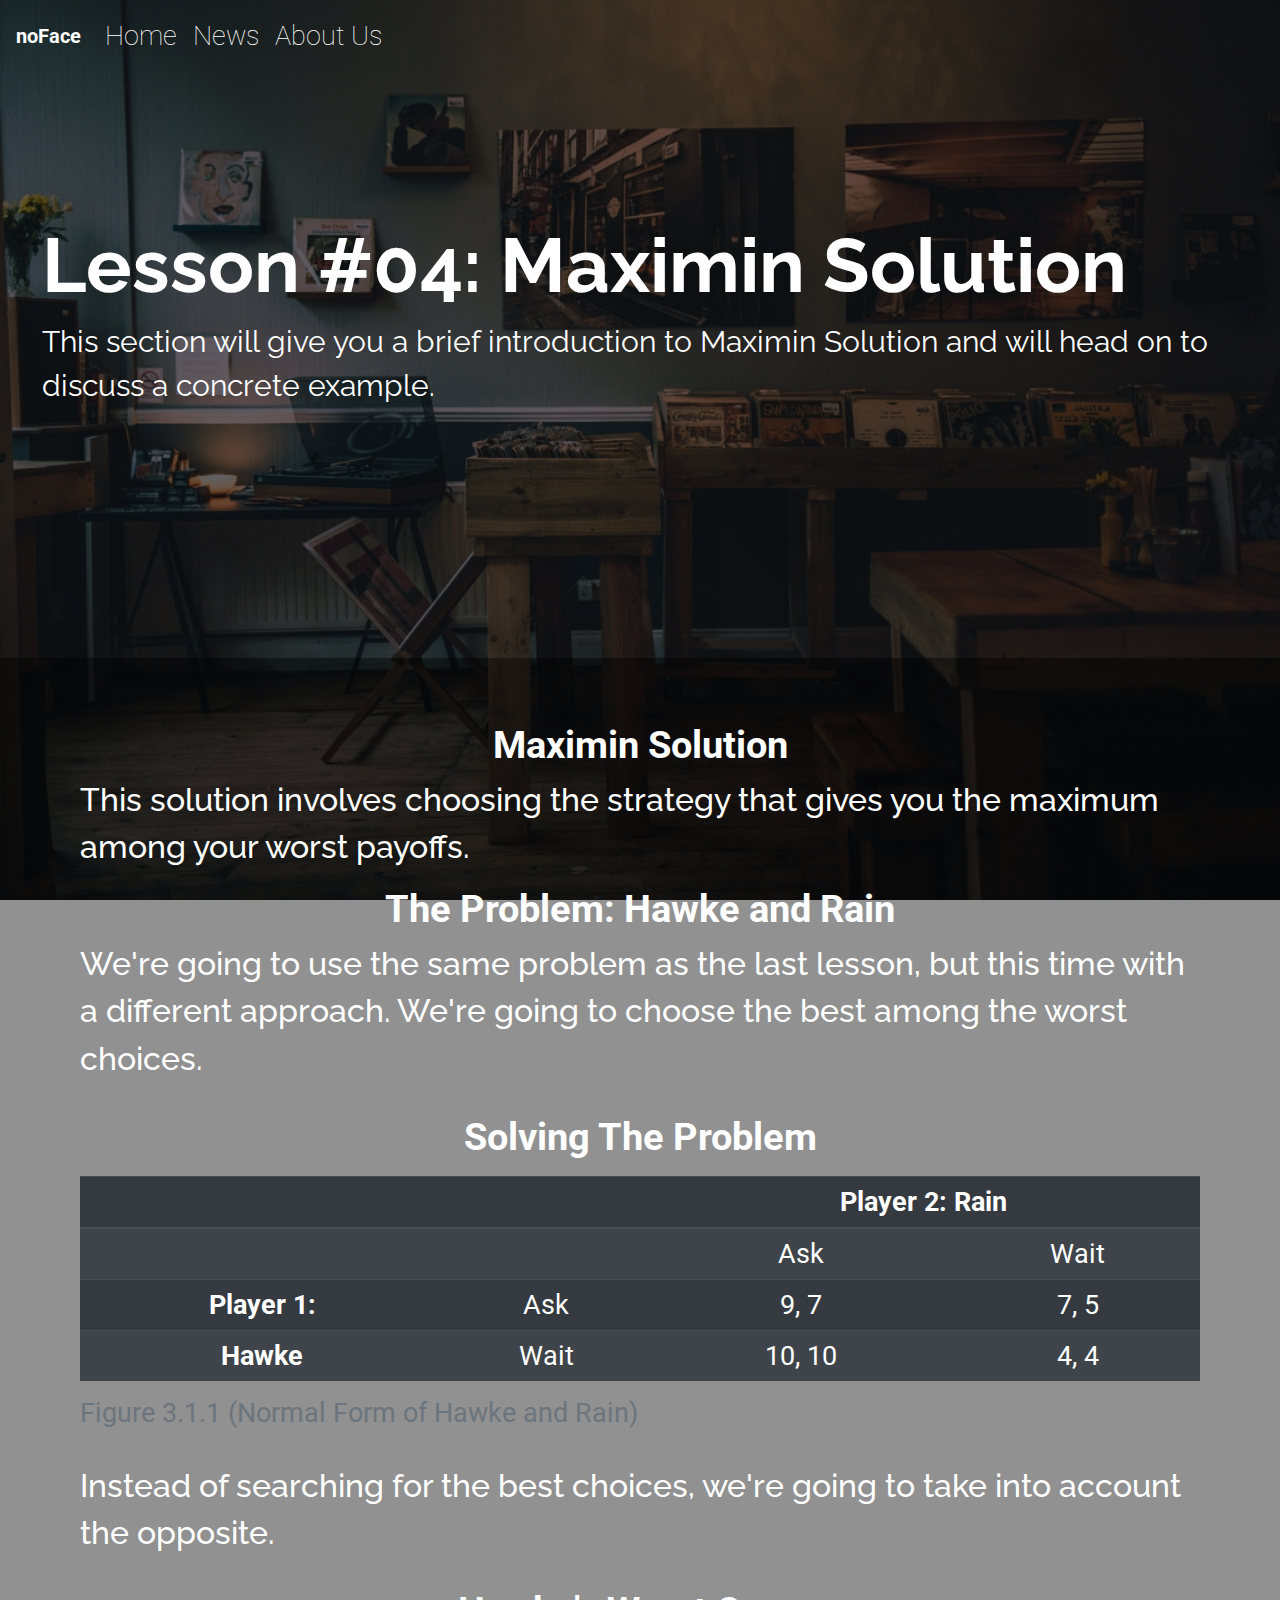
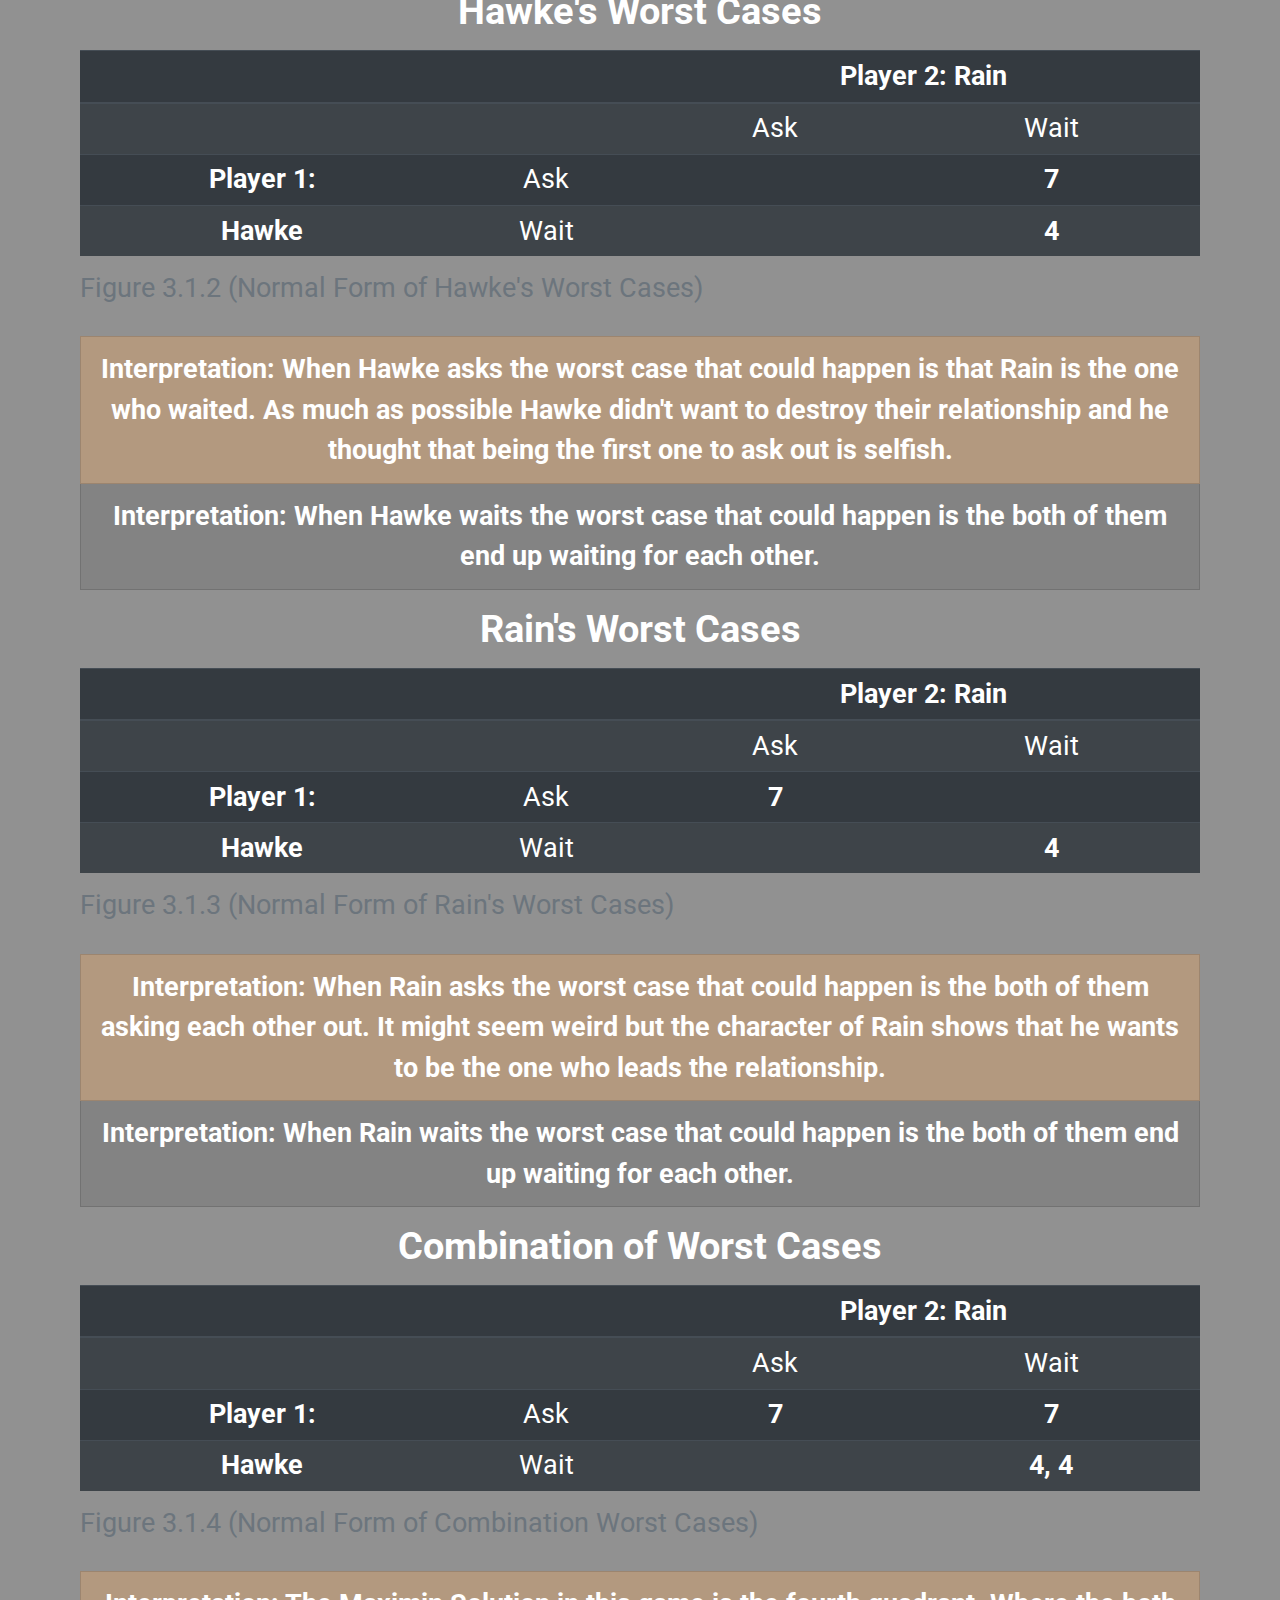
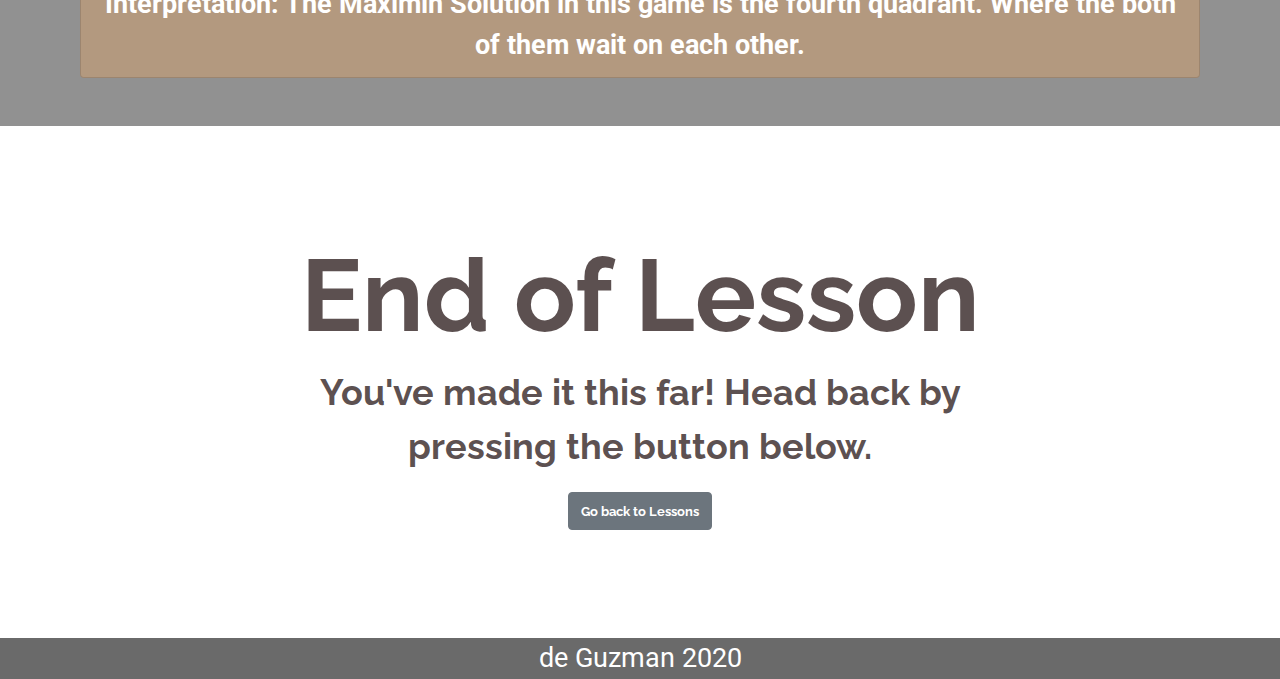
<file: GT5.html>
<!doctype html>
<html lang="en">
  <head>
    <!-- meta tags -->
    <meta charset="utf-8">
    <meta name="viewport" content="width=device-width, initial-scale=1, shrink-to-fit=no">

    <!-- CSS -->
    <link rel="stylesheet" href="https://stackpath.bootstrapcdn.com/bootstrap/4.4.1/css/bootstrap.min.css" integrity="sha384-Vkoo8x4CGsO3+Hhxv8T/Q5PaXtkKtu6ug5TOeNV6gBiFeWPGFN9MuhOf23Q9Ifjh" crossorigin="anonymous">
    <link rel="stylesheet" href="sectionSC.css">

    <!-- Google Fonts -->
    <link href="https://fonts.googleapis.com/css2?family=Raleway:ital,wght@0,100;0,300;0,400;0,700;0,900;1,100;1,200;1,900&display=swap" rel="stylesheet">
    <link href="https://fonts.googleapis.com/css2?family=Roboto:ital,wght@0,100;0,300;0,400;0,700;1,400&display=swap" rel="stylesheet">

    <title>de Guzman S13</title>

  </head>

  <body>

    <!-- Navbar -->
    <nav class="navbar navbar-expand-lg navbar-dark">
      <a class="navbar-brand" href="#">noFace</a>
      <button class="navbar-toggler" type="button" data-toggle="collapse" data-target="#navbarNavAltMarkup" aria-controls="navbarNavAltMarkup" aria-expanded="false" aria-label="Toggle navigation">
        <span class="navbar-toggler-icon"></span>
      </button>
      <div class="collapse navbar-collapse" id="navbarNavAltMarkup">
        <div class="navbar-nav">
          <a class="nav-item nav-link active" href="index.html">Home<span class="sr-only">(current)</span></a>
          <a class="nav-item nav-link" href="news.html">News</a>
          <a class="nav-item nav-link" href="about.html">About Us</a>
        </div>
      </div>
    </nav>

    <!-- Header -->
    <div class="jumbotron jumbotron-fluid">
      <div class="container-fluid">
        <h1>Lesson #04: Maximin Solution</h1>
        <p>
          This section will give you a brief introduction to Maximin Solution and will head on to discuss a concrete example.
        </p>
      </div>  
    </div>

    <!-- Content -->
    <div class="container-fluid content phone text-center">

      <h3 class = "midh3">Maximin Solution</h3>
      <p class="text-left">
        This solution involves choosing the strategy that 
        gives you the maximum among your worst payoffs.
      </p>

        <h3 class = "midh3">The Problem: Hawke and Rain</h3>

        <p class="tabletext text-left">
          We're going to use the same problem as the last lesson, but this time with a different 
          approach. We're going to choose the best among the worst choices.
        </p>

        <h3 class = "midh3">Solving The Problem</h3>

        <table class="table table-striped table-dark table-sm">
          <caption>Figure 3.1.1 (Normal Form of Hawke and Rain)</caption>
          <thead>
            <tr>
              <th scope="col"></th>
              <th scope="col"></th>
              <th scope="col" colspan="2">Player 2: Rain</th>
            </tr>
          </thead>
          <tbody>
            <tr>
              <th scope="row"></th>
              <td></td>
              <td>Ask</td>
              <td>Wait</td>
            </tr>
            <tr>
              <th scope="row">Player 1:</th>
              <td>Ask</td>
              <td>9, 7</td>
              <td>7, 5</td>
            </tr>
            <tr>
              <th scope="row">Hawke</th>
              <td>Wait</td>
              <td>10, 10</td>
              <td>4, 4</td>
            </tr> 
          </tbody>
        </table> 

        <p class="tabletext text-left">
          Instead of searching for the best choices, we're going to take into account the opposite.
        </p>
        
        <h3 class = "midh3">Hawke's Worst Cases</h3>

        <table class="table table-striped table-dark table-sm">
          <caption>Figure 3.1.2 (Normal Form of Hawke's Worst Cases)</caption>
          <thead>
            <tr>
              <th scope="col"></th>
              <th scope="col"></th>
              <th scope="col" colspan="2">Player 2: Rain</th>
            </tr>
          </thead>
          <tbody>
            <tr>
              <th scope="row"></th>
              <td></td>
              <td>Ask</td>
              <td>Wait</td>
            </tr>
            <tr>
              <th scope="row">Player 1:</th>
              <td>Ask</td>
              <td></td>
              <td><b>7</b></td>
            </tr>
            <tr>
              <th scope="row">Hawke</th>
              <td>Wait</td>
              <td></td>
              <td><b>4</b></td>
            </tr> 
          </tbody>
        </table> 

        <a href="#" class="list-group-item list-group-item-action list-group-item-danger">
          Interpretation: When Hawke asks the worst case that could happen is that Rain is the 
          one who waited. As much as possible Hawke didn't want to destroy their relationship 
          and he thought that being the first one to ask out is selfish.
        </a>

        <a href="#" class="list-group-item list-group-item-action list-group-item-info">
          Interpretation: When Hawke waits the worst case that could happen is the both of them 
          end up waiting for each other.
        </a>

        <h3 class = "midh3">Rain's Worst Cases</h3>

        <table class="table table-striped table-dark table-sm">
          <caption>Figure 3.1.3 (Normal Form of Rain's Worst Cases)</caption>
          <thead>
            <tr>
              <th scope="col"></th>
              <th scope="col"></th>
              <th scope="col" colspan="2">Player 2: Rain</th>
            </tr>
          </thead>
          <tbody>
            <tr>
              <th scope="row"></th>
              <td></td>
              <td>Ask</td>
              <td>Wait</td>
            </tr>
            <tr>
              <th scope="row">Player 1:</th>
              <td>Ask</td>
              <td><b>7</b></td>
              <td></td>
            </tr>
            <tr>
              <th scope="row">Hawke</th>
              <td>Wait</td>
              <td></td>
              <td><b>4</b></td>
            </tr> 
          </tbody>
        </table> 

        
        <a href="#" class="list-group-item list-group-item-action list-group-item-danger">
          Interpretation: When Rain asks the worst case that could happen is the both of them 
          asking each other out. It might seem weird but the character of Rain shows that he 
          wants to be the one who leads the relationship.
        </a>

        <a href="#" class="list-group-item list-group-item-action list-group-item-info">
          Interpretation: When Rain waits the worst case that could happen is the both of them 
          end up waiting for each other.
        </a>
        
        <h3 class = "midh3">Combination of Worst Cases</h3>

        <table class="table table-striped table-dark table-sm">
          <caption>Figure 3.1.4 (Normal Form of Combination Worst Cases)</caption>
          <thead>
            <tr>
              <th scope="col"></th>
              <th scope="col"></th>
              <th scope="col" colspan="2">Player 2: Rain</th>
            </tr>
          </thead>
          <tbody>
            <tr>
              <th scope="row"></th>
              <td></td>
              <td>Ask</td>
              <td>Wait</td>
            </tr>
            <tr>
              <th scope="row">Player 1:</th>
              <td>Ask</td>
              <td><b>7</b></td>
              <td><b>7</b></td>
            </tr>
            <tr>
              <th scope="row">Hawke</th>
              <td>Wait</td>
              <td></td>
              <td><b>4, 4</b></td>
            </tr> 
          </tbody>
        </table> 

        <a href="#" class="list-group-item list-group-item-action list-group-item-danger">
          Interpretation: The Maximin Solution in this game is the fourth quadrant. Where the both of them 
          wait on each other.
        </a>

    </div>  


    <!-- Content-End -->
    <div class="container-fluid content-news text-center">
      <h1>End of Lesson</h1>
      <p>
        You've made it this far! Head back by pressing the button below.
      </p>
      <div class="btn btn-secondary"><a href="GTLessons.html">Go back to Lessons</a></div>
    </div>

    <!-- Footer -->
    <div class="container-fluid footer text-center">
      <p>de Guzman 2020</p>
    </div>

    <!-- Javascript -->
    <script src="https://code.jquery.com/jquery-3.4.1.slim.min.js" integrity="sha384-J6qa4849blE2+poT4WnyKhv5vZF5SrPo0iEjwBvKU7imGFAV0wwj1yYfoRSJoZ+n" crossorigin="anonymous"></script>
    <script src="https://cdn.jsdelivr.net/npm/popper.js@1.16.0/dist/umd/popper.min.js" integrity="sha384-Q6E9RHvbIyZFJoft+2mJbHaEWldlvI9IOYy5n3zV9zzTtmI3UksdQRVvoxMfooAo" crossorigin="anonymous"></script>
    <script src="https://stackpath.bootstrapcdn.com/bootstrap/4.4.1/js/bootstrap.min.js" integrity="sha384-wfSDF2E50Y2D1uUdj0O3uMBJnjuUD4Ih7YwaYd1iqfktj0Uod8GCExl3Og8ifwB6" crossorigin="anonymous"></script>
  </body>
</html>
</file>
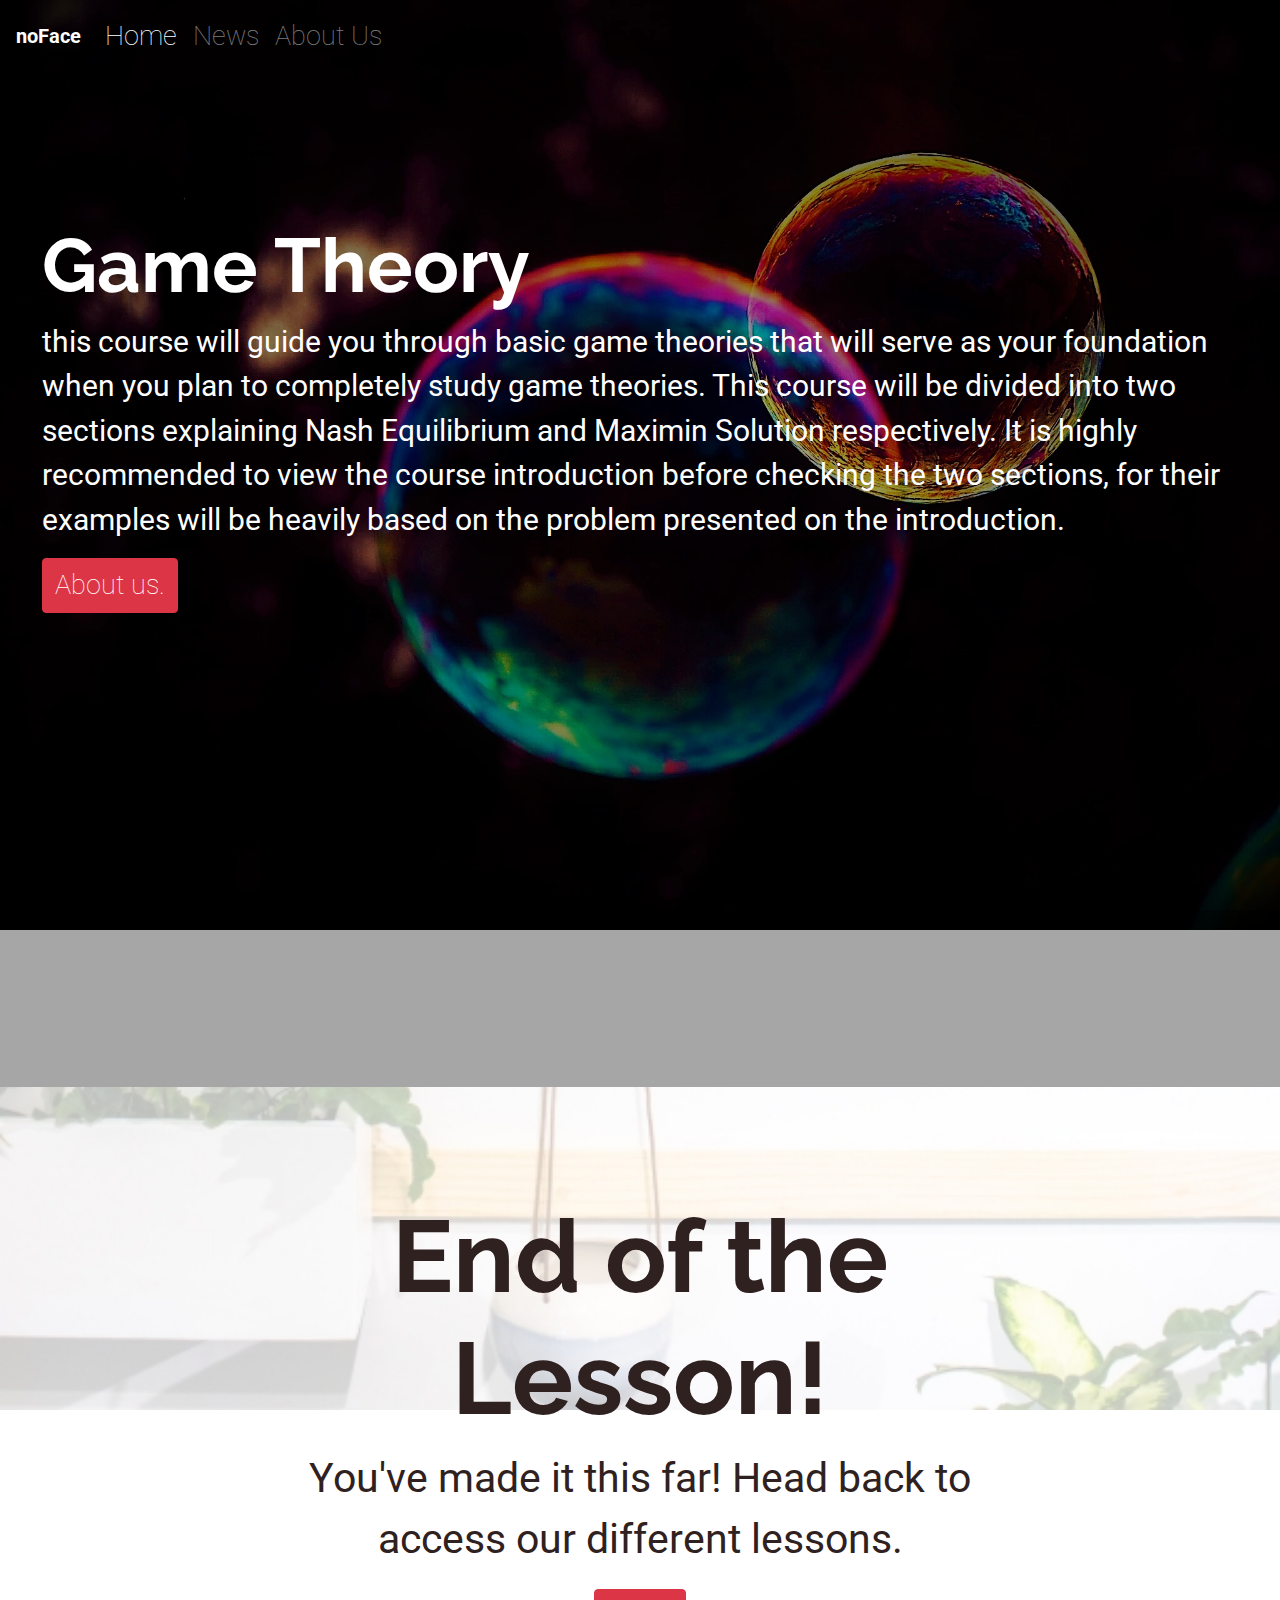
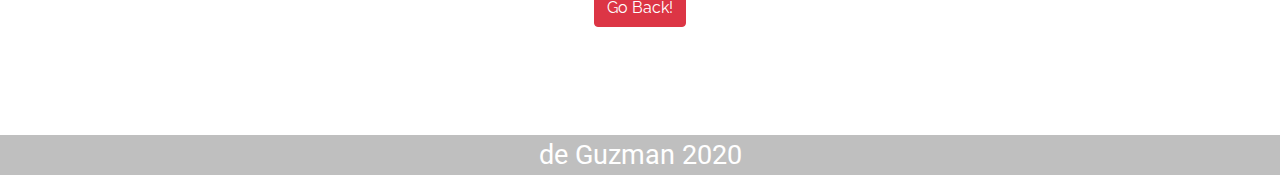
<file: GTLessons.html>
<!doctype html>
<html lang="en">
  <head>
    <!-- meta tags -->
    <meta charset="utf-8">
    <meta name="viewport" content="width=device-width, initial-scale=1, shrink-to-fit=no">

    <!-- CSS -->
    <link rel="stylesheet" href="https://stackpath.bootstrapcdn.com/bootstrap/4.4.1/css/bootstrap.min.css" integrity="sha384-Vkoo8x4CGsO3+Hhxv8T/Q5PaXtkKtu6ug5TOeNV6gBiFeWPGFN9MuhOf23Q9Ifjh" crossorigin="anonymous">
    <link rel="stylesheet" href="lesson2.css">

    <!-- Google Fonts -->
    <link href="https://fonts.googleapis.com/css2?family=Raleway:ital,wght@0,100;0,300;0,400;0,700;0,900;1,100;1,200;1,900&display=swap" rel="stylesheet">
    <link href="https://fonts.googleapis.com/css2?family=Roboto:ital,wght@0,100;0,300;0,400;0,700;1,400&display=swap" rel="stylesheet">

    <title>de Guzman S13</title>

  </head>

  <body>

    <!-- Navbar -->
    <nav class="navbar navbar-expand-lg navbar-dark">
      <a class="navbar-brand" href="#">noFace</a>
      <button class="navbar-toggler" type="button" data-toggle="collapse" data-target="#navbarNavAltMarkup" aria-controls="navbarNavAltMarkup" aria-expanded="false" aria-label="Toggle navigation">
        <span class="navbar-toggler-icon"></span>
      </button>
      <div class="collapse navbar-collapse" id="navbarNavAltMarkup">
        <div class="navbar-nav">
          <a class="nav-item nav-link active" href="index.html">Home<span class="sr-only">(current)</span></a>
          <a class="nav-item nav-link" href="news.html">News</a>
          <a class="nav-item nav-link" href="about.html">About Us</a>
        </div>
      </div>
    </nav>

    <!-- Header -->
    <div class="jumbotron jumbotron-fluid">
      <div class="container-fluid">
        <h1>Game Theory</h1>
        <p>
          this course will guide you through basic game theories that will serve as your foundation 
          when you plan to completely study game theories. This course will be divided into two sections
          explaining Nash Equilibrium and Maximin Solution respectively. It is highly recommended to view the course 
          introduction before checking the two sections, for their examples will be heavily based on the problem 
          presented on the introduction.
        </p>
        <div class="btn btn-danger"><a href="about.html">About us.</a></div>
      </div>  
    </div>

    <!-- Content -->
    <div class="container-fluid content phone">

      <div class="row">

        <div class="col-6">
          <div class="card bg-secondary text-center">
            <img class="card-img-top" src="source/5.jpg" alt="Card image cap">
            <div class="card-body">
              <h5 class="card-title">Introduction</h5>
              <p class="card-text">Lesson #00</p>
              <a href="GT1.html" class="btn btn-danger">Check it out</a>
            </div>
          </div>
        </div>

        <div class="col-6">
          <div class="card bg-secondary text-center">
            <img class="card-img-top" src="source/62.jpg" alt="Card image cap">
            <div class="card-body">
              <h5 class="card-title">Types of Games</h5>
              <p class="card-text">Lesson #01</p>
              <a href="GT2.html" class="btn btn-danger">Check it out</a>
            </div>
          </div>
        </div>
        
      </div>

      <div class="row">

        <div class="col-6">
          <div class="card bg-secondary text-center">
            <img class="card-img-top" src="source/9.jpg" alt="Card image cap">
            <div class="card-body">
              <h5 class="card-title game-theory-card">Normal Form</h5>
              <p class="card-text">Lesson #02</p>
              <a href="GT3.html" class="btn btn-danger">Check it out</a>
            </div>
          </div>
        </div>

        <div class="col-6">
          <div class="card bg-secondary text-center">
            <img class="card-img-top" src="source/8.jpg" alt="Card image cap">
            <div class="card-body">
              <h5 class="card-title game-theory-card">Nash Equilibrium</h5>
              <p class="card-text">Lesson #03</p>
              <a href="GT4.html" class="btn btn-danger">Check it out</a>
            </div>
          </div>
        </div>
        
      </div>

      <div class="row">

        <div class="col-3"></div>
        <div class="col-6">
          <div class="card bg-secondary text-center">
            <img class="card-img-top" src="source/12.jpg" alt="Card image cap">
            <div class="card-body">
              <h5 class="card-title game-theory-card">Maximin Solution</h5>
              <p class="card-text">Lesson #04</p>
              <a href="GT5.html" class="btn btn-danger">Check it out</a>
            </div>
          </div>
        </div>

        <div class="col-3"></div>
        
      </div>

    </div>

    <!-- Content-End -->
    <div class="container-fluid content-news text-center">
      <h1>End of the Lesson!</h1>
      <p>
        You've made it this far! Head back to access our different lessons.
      </p>
      <div class="btn btn-danger"><a href="index.html">Go Back!</a></div>
    </div>

    <!-- Footer -->
    <div class="container-fluid footer text-center">
      <p>de Guzman 2020</p>
    </div>

    <!-- Javascript -->
    <script src="https://code.jquery.com/jquery-3.4.1.slim.min.js" integrity="sha384-J6qa4849blE2+poT4WnyKhv5vZF5SrPo0iEjwBvKU7imGFAV0wwj1yYfoRSJoZ+n" crossorigin="anonymous"></script>
    <script src="https://cdn.jsdelivr.net/npm/popper.js@1.16.0/dist/umd/popper.min.js" integrity="sha384-Q6E9RHvbIyZFJoft+2mJbHaEWldlvI9IOYy5n3zV9zzTtmI3UksdQRVvoxMfooAo" crossorigin="anonymous"></script>
    <script src="https://stackpath.bootstrapcdn.com/bootstrap/4.4.1/js/bootstrap.min.js" integrity="sha384-wfSDF2E50Y2D1uUdj0O3uMBJnjuUD4Ih7YwaYd1iqfktj0Uod8GCExl3Og8ifwB6" crossorigin="anonymous"></script>
  </body>
</html>
</file>
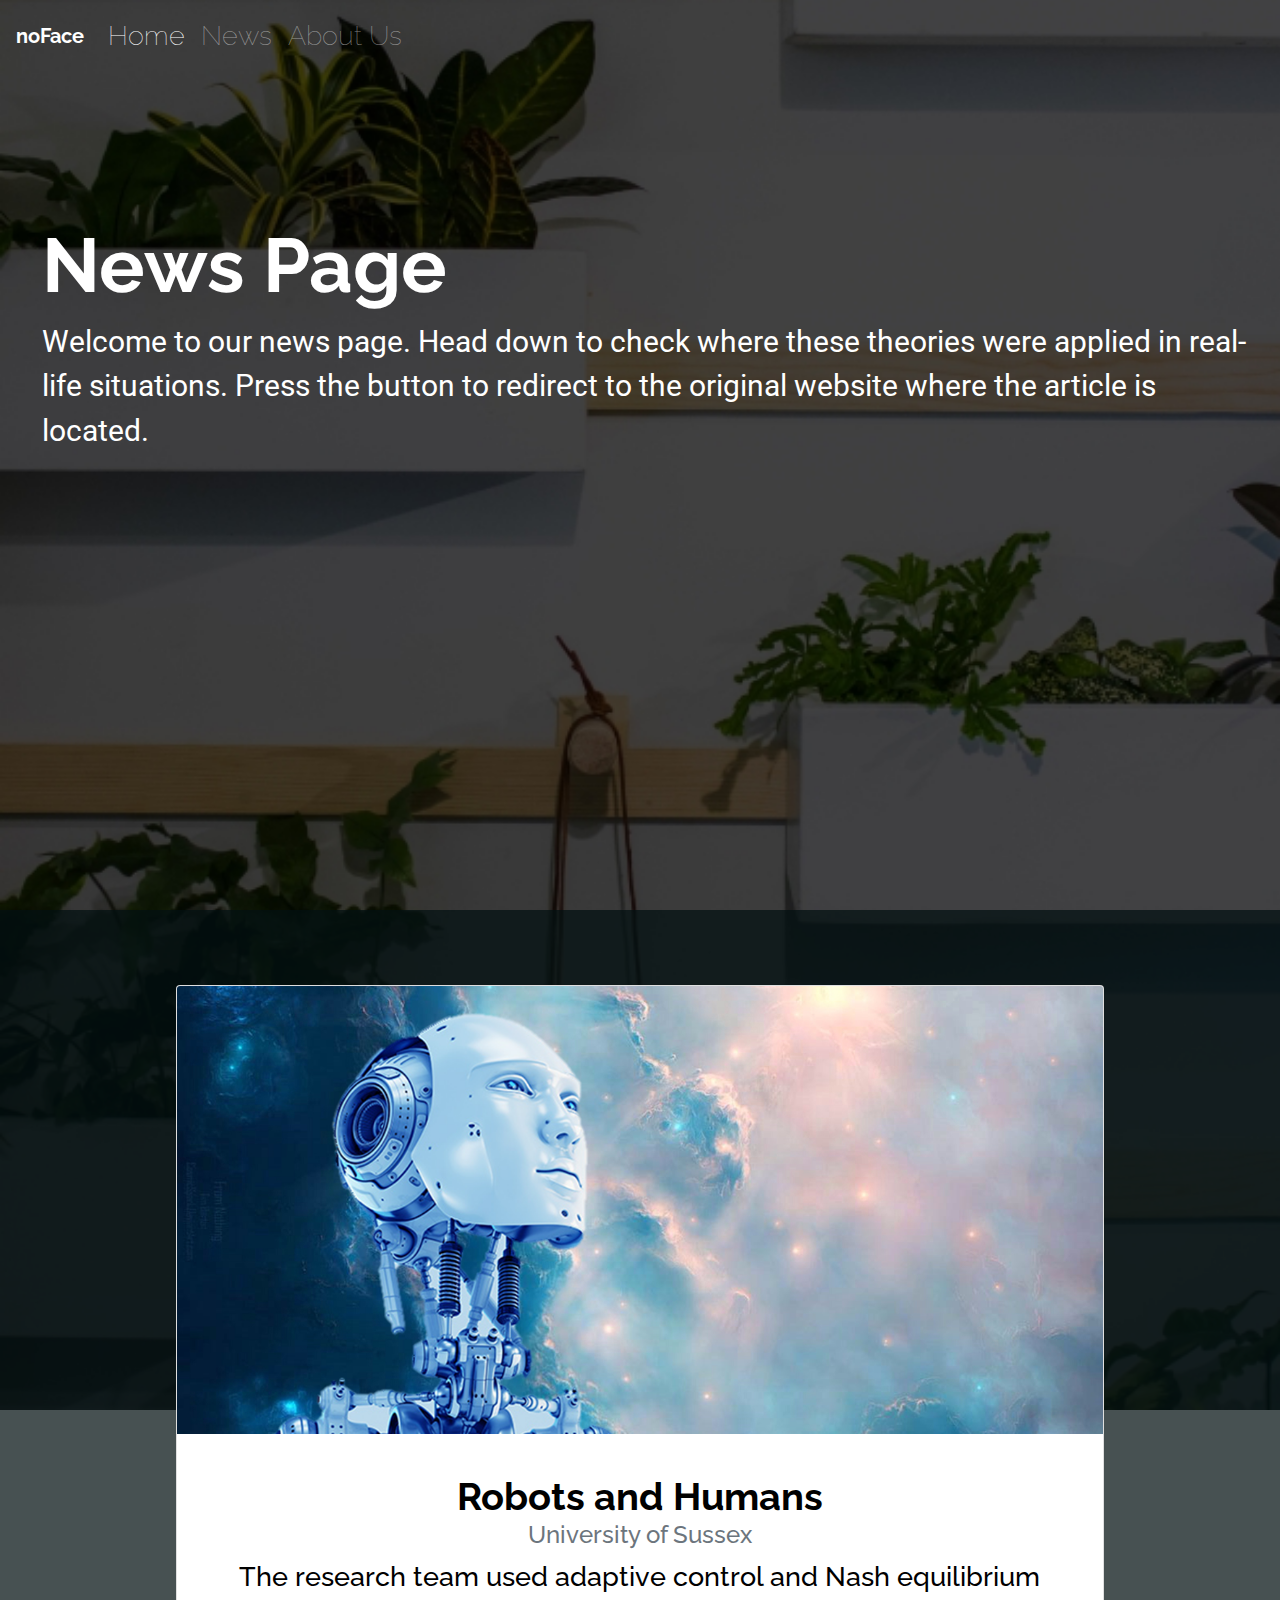
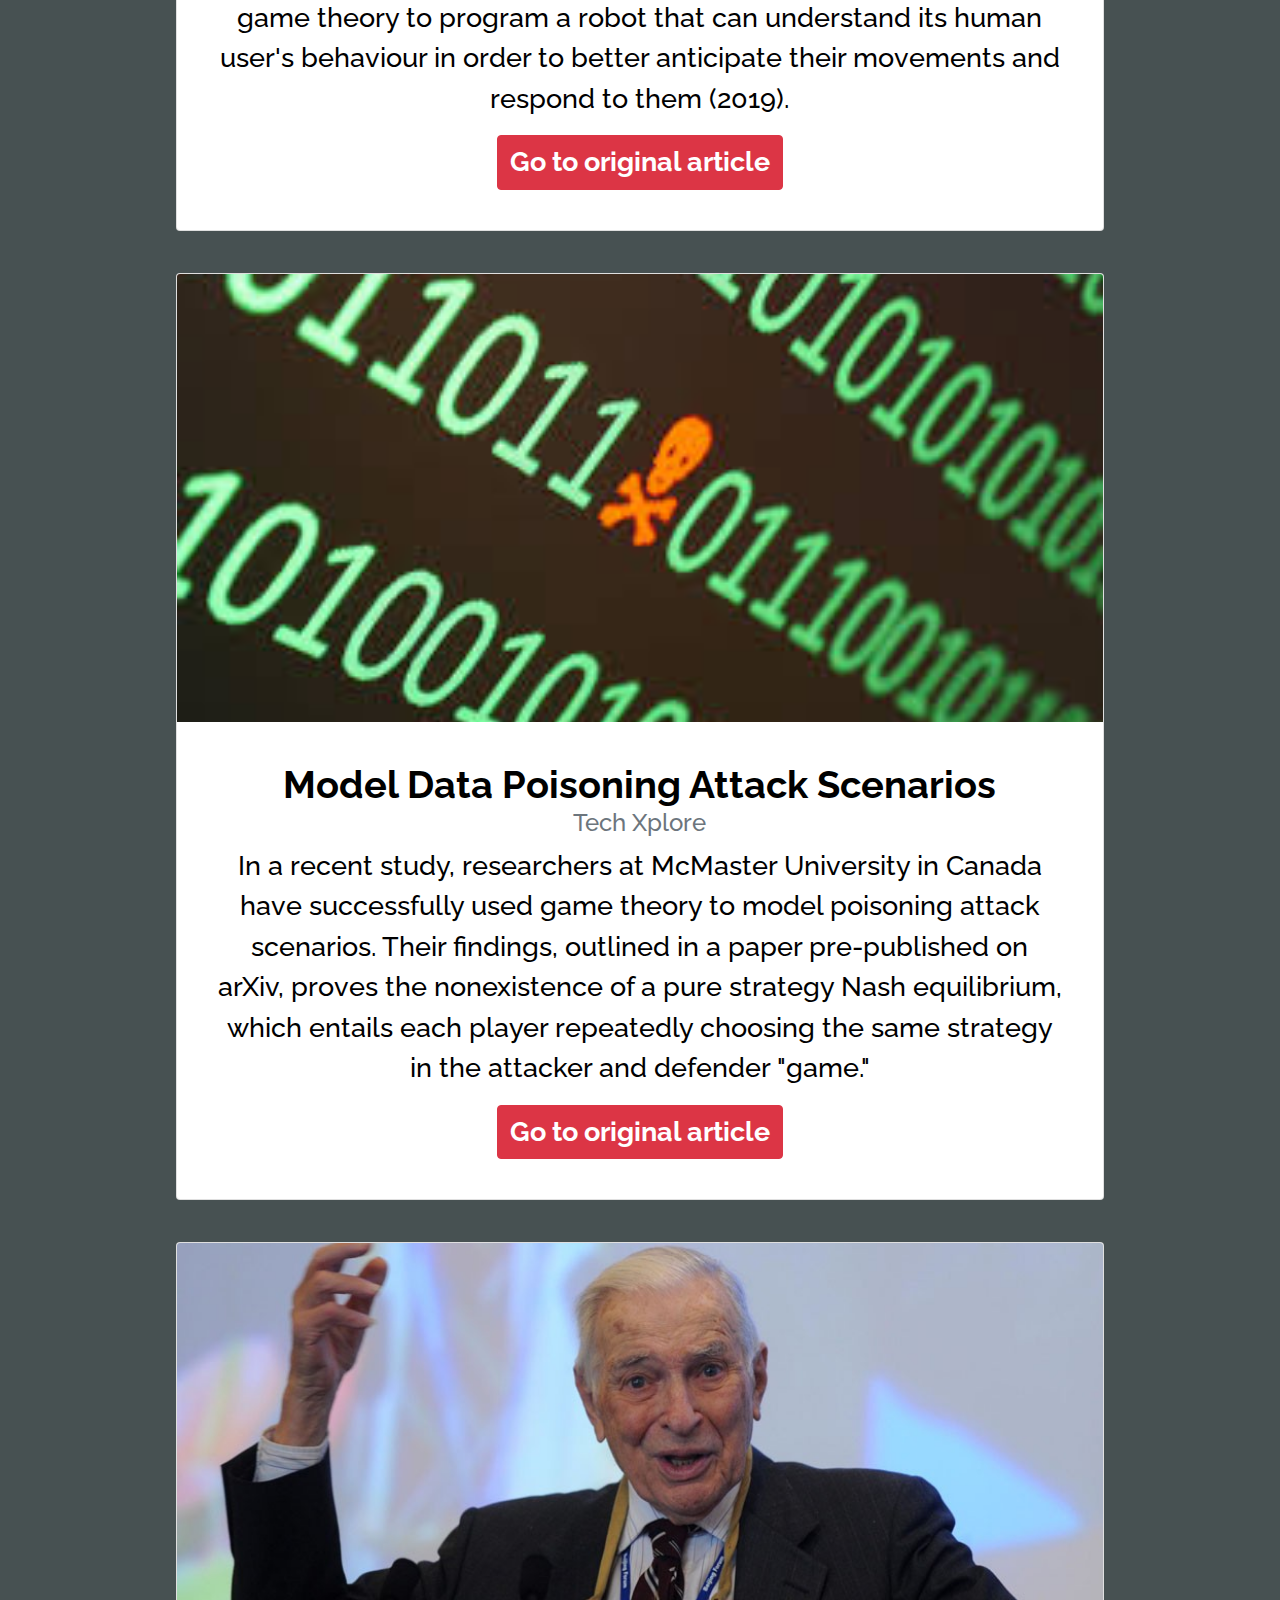
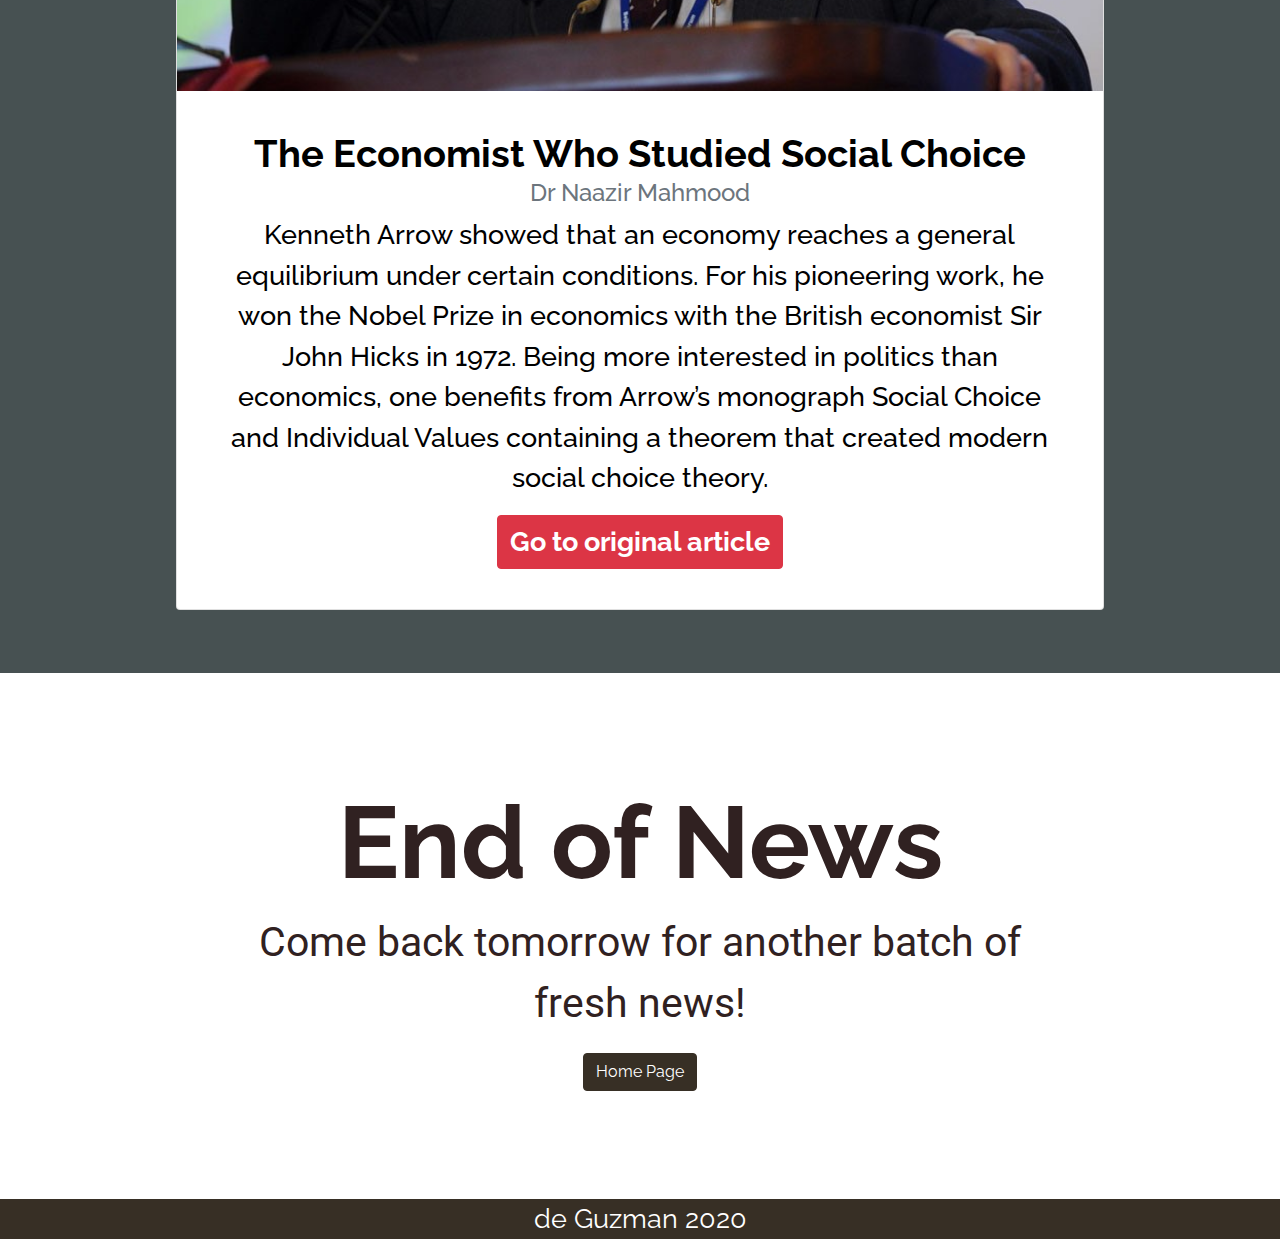
<file: news.html>
<!doctype html>
<html lang="en">
  <head>
    <!-- meta tags -->
    <meta charset="utf-8">
    <meta name="viewport" content="width=device-width, initial-scale=1, shrink-to-fit=no">

    <!-- CSS -->
    <link rel="stylesheet" href="https://stackpath.bootstrapcdn.com/bootstrap/4.4.1/css/bootstrap.min.css" integrity="sha384-Vkoo8x4CGsO3+Hhxv8T/Q5PaXtkKtu6ug5TOeNV6gBiFeWPGFN9MuhOf23Q9Ifjh" crossorigin="anonymous">
    <link rel="stylesheet" href="styles.css">

    <!-- Google Fonts -->
    <link href="https://fonts.googleapis.com/css2?family=Raleway:ital,wght@0,100;0,300;0,400;0,700;0,900;1,100;1,200;1,900&display=swap" rel="stylesheet">
    <link href="https://fonts.googleapis.com/css2?family=Roboto:ital,wght@0,100;0,300;0,400;0,700;1,400&display=swap" rel="stylesheet">

    <title>de Guzman S13</title>

  </head>

  <body>

    <!-- Navbar -->
    <nav class="navbar navbar-expand-lg navbar-dark">
      <a class="navbar-brand" href="#">noFace</a>
      <button class="navbar-toggler" type="button" data-toggle="collapse" data-target="#navbarNavAltMarkup" aria-controls="navbarNavAltMarkup" aria-expanded="false" aria-label="Toggle navigation">
        <span class="navbar-toggler-icon"></span>
      </button>
      <div class="collapse navbar-collapse" id="navbarNavAltMarkup">
        <div class="navbar-nav">
          <a class="nav-item nav-link active" href="index.html">Home<span class="sr-only">(current)</span></a>
          <a class="nav-item nav-link" href="news.html">News</a>
          <a class="nav-item nav-link" href="about.html">About Us</a>
        </div>
      </div>
    </nav>

    <!-- Header -->
    <div class="jumbotron jumbotron-fluid">
      <div class="container-fluid">
        <h1>News Page</h1>
        <p>
          Welcome to our news page. Head down to check where these theories were applied in real-life 
          situations. Press the button to redirect to the original website where the article is located.
        </p>
      </div>  
    </div>

    <!-- Content -->
    <div class="container-fluid content phone">

      <div class="row">

        <div class="col-1"></div>

        <div class="col-10">
          <div class="card bg-secondary text-center">
            <img class="card-img-top" src="source/robot.png" alt="Card image cap">
            <div class="card-body">
              <h5 class="card-title">Robots and Humans</h5>
              <h6 class="card-subtitle mb-2 text-muted">University of Sussex</h6>
              <p class="card-text">
                The research team used adaptive control and Nash equilibrium game theory to 
                program a robot that can understand its human user's behaviour in order to better 
                anticipate their movements and respond to them (2019).
              </p>
              <a href="https://www.sciencedaily.com/releases/2019/01/190107112953.htm" class="btn btn-danger">Go to original article</a>
            </div>
          </div>
        </div>

        <div class="col-1"></div>
        
      </div>

      <div class="row">

        <div class="col-1"></div>

        <div class="col-10">
          <div class="card bg-secondary text-center">
            <img class="card-img-top" src="source/posion.jpg" alt="Card image cap">
            <div class="card-body">
              <h5 class="card-title">Model Data Poisoning Attack Scenarios</h5>
              <h6 class="card-subtitle mb-2 text-muted">Tech Xplore</h6>
              <p class="card-text">
                In a recent study, researchers at McMaster University in Canada have successfully used game theory to model poisoning attack scenarios. 
                Their findings, outlined in a paper pre-published on arXiv, proves the nonexistence of a pure strategy Nash 
                equilibrium, which entails each player repeatedly choosing the same strategy in the attacker and defender "game."
              </p>
              <a href="https://techxplore.com/news/2019-06-game-theory-poisoning-scenarios.html" class="btn btn-danger">Go to original article</a>
            </div>
          </div>
        </div>

        <div class="col-1"></div>
        
      </div>

      <div class="row">

        <div class="col-1"></div>

        <div class="col-10">
          <div class="card bg-secondary text-center">
            <img class="card-img-top" src="source/social.jpg" alt="Card image cap">
            <div class="card-body">
              <h5 class="card-title">The Economist Who Studied Social Choice</h5>
              <h6 class="card-subtitle mb-2 text-muted">Dr Naazir Mahmood</h6>
              <p class="card-text">
                Kenneth Arrow showed that an economy reaches a general equilibrium under certain conditions. For his pioneering work, 
                he won the Nobel Prize in economics with the British economist Sir John Hicks in 1972. Being more interested 
                in politics than economics, one benefits from Arrow’s monograph Social Choice and Individual Values containing 
                a theorem that created modern social choice theory.
              </p>
              <a href="https://www.thenews.com.pk/tns/detail/562830-economist-studied-social-choice" class="btn btn-danger">Go to original article</a>
            </div>
          </div>
        </div>

        <div class="col-1"></div>
        
      </div>

    </div>

    <!-- Content-News -->
    <div class="container-fluid content-news text-center">
      <h1>End of News</h1>
      <p>
        Come back tomorrow for another batch of fresh news!
      </p>
      <div class="btn btn-info"><a href="index.html">Home Page</a></div>
    </div>

    <!-- Footer -->
    <div class="container-fluid footer text-center">
      <p>de Guzman 2020</p>
    </div>

    <!-- Javascript -->
    <script src="https://code.jquery.com/jquery-3.4.1.slim.min.js" integrity="sha384-J6qa4849blE2+poT4WnyKhv5vZF5SrPo0iEjwBvKU7imGFAV0wwj1yYfoRSJoZ+n" crossorigin="anonymous"></script>
    <script src="https://cdn.jsdelivr.net/npm/popper.js@1.16.0/dist/umd/popper.min.js" integrity="sha384-Q6E9RHvbIyZFJoft+2mJbHaEWldlvI9IOYy5n3zV9zzTtmI3UksdQRVvoxMfooAo" crossorigin="anonymous"></script>
    <script src="https://stackpath.bootstrapcdn.com/bootstrap/4.4.1/js/bootstrap.min.js" integrity="sha384-wfSDF2E50Y2D1uUdj0O3uMBJnjuUD4Ih7YwaYd1iqfktj0Uod8GCExl3Og8ifwB6" crossorigin="anonymous"></script>
  </body>
</html>
</file>
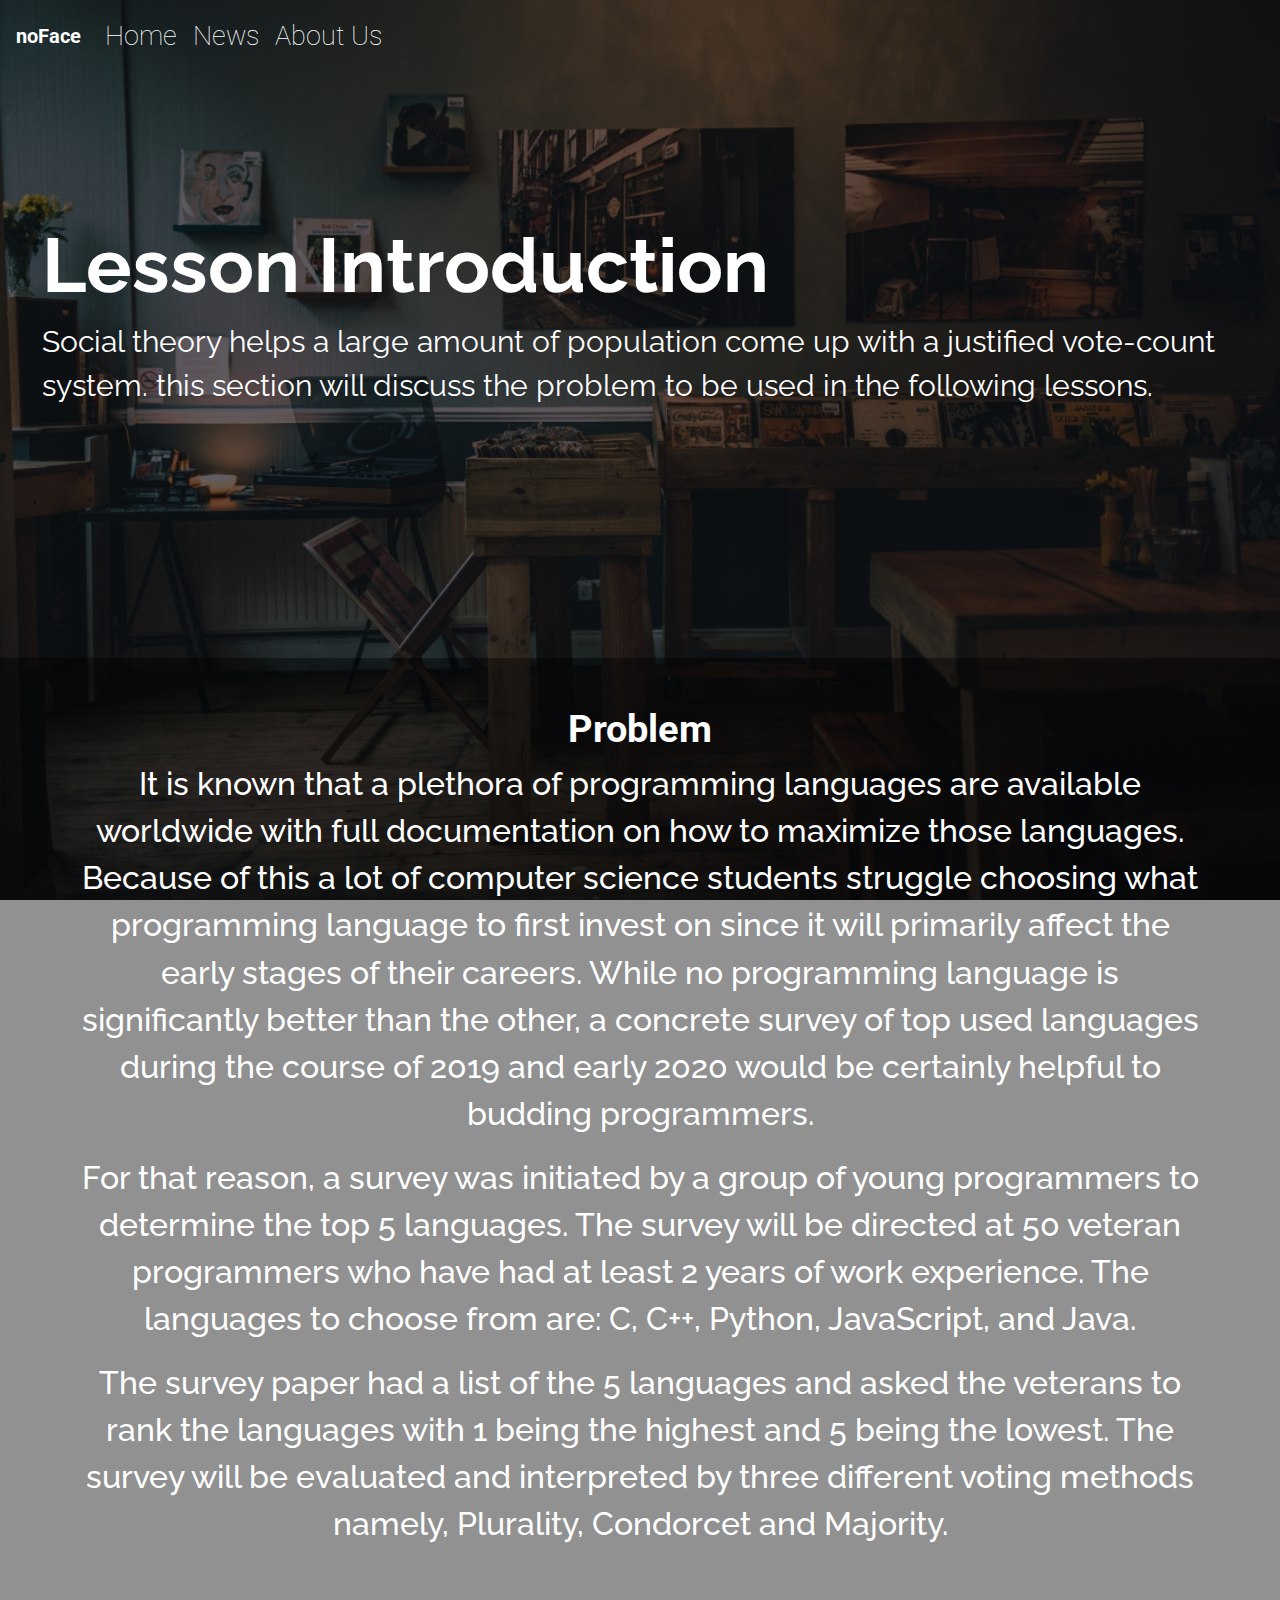
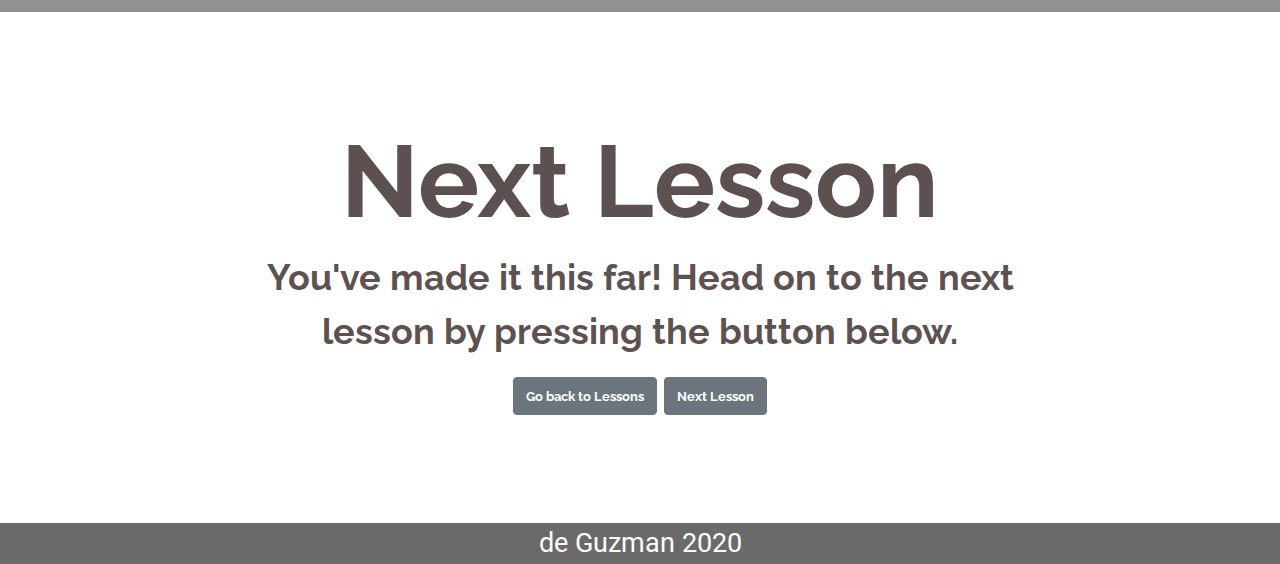
<file: SC1.html>
<!doctype html>
<html lang="en">
  <head>
    <!-- meta tags -->
    <meta charset="utf-8">
    <meta name="viewport" content="width=device-width, initial-scale=1, shrink-to-fit=no">

    <!-- CSS -->
    <link rel="stylesheet" href="https://stackpath.bootstrapcdn.com/bootstrap/4.4.1/css/bootstrap.min.css" integrity="sha384-Vkoo8x4CGsO3+Hhxv8T/Q5PaXtkKtu6ug5TOeNV6gBiFeWPGFN9MuhOf23Q9Ifjh" crossorigin="anonymous">
    <link rel="stylesheet" href="sectionSC.css">

    <!-- Google Fonts -->
    <link href="https://fonts.googleapis.com/css2?family=Raleway:ital,wght@0,100;0,300;0,400;0,700;0,900;1,100;1,200;1,900&display=swap" rel="stylesheet">
    <link href="https://fonts.googleapis.com/css2?family=Roboto:ital,wght@0,100;0,300;0,400;0,700;1,400&display=swap" rel="stylesheet">

    <title>de Guzman S13</title>

  </head>

  <body>

    <!-- Navbar -->
    <nav class="navbar navbar-expand-lg navbar-dark">
      <a class="navbar-brand" href="#">noFace</a>
      <button class="navbar-toggler" type="button" data-toggle="collapse" data-target="#navbarNavAltMarkup" aria-controls="navbarNavAltMarkup" aria-expanded="false" aria-label="Toggle navigation">
        <span class="navbar-toggler-icon"></span>
      </button>
      <div class="collapse navbar-collapse" id="navbarNavAltMarkup">
        <div class="navbar-nav">
          <a class="nav-item nav-link active" href="index.html">Home<span class="sr-only">(current)</span></a>
          <a class="nav-item nav-link" href="news.html">News</a>
          <a class="nav-item nav-link" href="about.html">About Us</a>
        </div>
      </div>
    </nav>

    <!-- Header -->
    <div class="jumbotron jumbotron-fluid">
      <div class="container-fluid">
        <h1>Lesson Introduction</h1>
        <p>
          Social theory helps a large amount of population come up with a justified vote-count system. 
          this section will discuss the problem to be used in the following lessons.
        </p>
      </div>  
    </div>

    <!-- Content -->
    <div class="container-fluid content phone text-center">

        <h3>Problem</h3>

        <p>
          It is known that a plethora of programming languages are available worldwide with 
          full documentation on how to maximize those languages. Because of this a lot of computer science 
          students struggle choosing what programming language to first invest on since it will primarily 
          affect the early stages of their careers. While no programming language is significantly better 
          than the other, a concrete survey of top used languages during the course of 2019 and early 
          2020 would be certainly helpful to budding programmers. 
        </p>

        <p> 
          For that reason, a survey was initiated by a group of young programmers to determine the top 5 languages.
          The survey will be directed at 50 veteran programmers who have had at least 2 years of work experience. 
          The languages to choose from are: C, C++, Python, JavaScript, and Java.
        </p>

        <p>
          The survey paper had a list of the 5 languages and asked the veterans to rank 
          the languages with 1 being the highest and 5 being the lowest. 
          The survey will be evaluated and interpreted by three different voting methods 
          namely, Plurality, Condorcet and Majority.
        </p>

    </div>  


    <!-- Content-End -->
    <div class="container-fluid content-news text-center">
      <h1>Next Lesson</h1>
      <p>
        You've made it this far! Head on to the next lesson by pressing the button below.
      </p>
      <div class="btn btn-secondary"><a href="SCLessons.html">Go back to Lessons</a></div>
      <div class="btn btn-secondary"><a href="SC2.html">Next Lesson</a></div>
    </div>

    <!-- Footer -->
    <div class="container-fluid footer text-center">
      <p>de Guzman 2020</p>
    </div>

    <!-- Javascript -->
    <script src="https://code.jquery.com/jquery-3.4.1.slim.min.js" integrity="sha384-J6qa4849blE2+poT4WnyKhv5vZF5SrPo0iEjwBvKU7imGFAV0wwj1yYfoRSJoZ+n" crossorigin="anonymous"></script>
    <script src="https://cdn.jsdelivr.net/npm/popper.js@1.16.0/dist/umd/popper.min.js" integrity="sha384-Q6E9RHvbIyZFJoft+2mJbHaEWldlvI9IOYy5n3zV9zzTtmI3UksdQRVvoxMfooAo" crossorigin="anonymous"></script>
    <script src="https://stackpath.bootstrapcdn.com/bootstrap/4.4.1/js/bootstrap.min.js" integrity="sha384-wfSDF2E50Y2D1uUdj0O3uMBJnjuUD4Ih7YwaYd1iqfktj0Uod8GCExl3Og8ifwB6" crossorigin="anonymous"></script>
  </body>
</html>
</file>
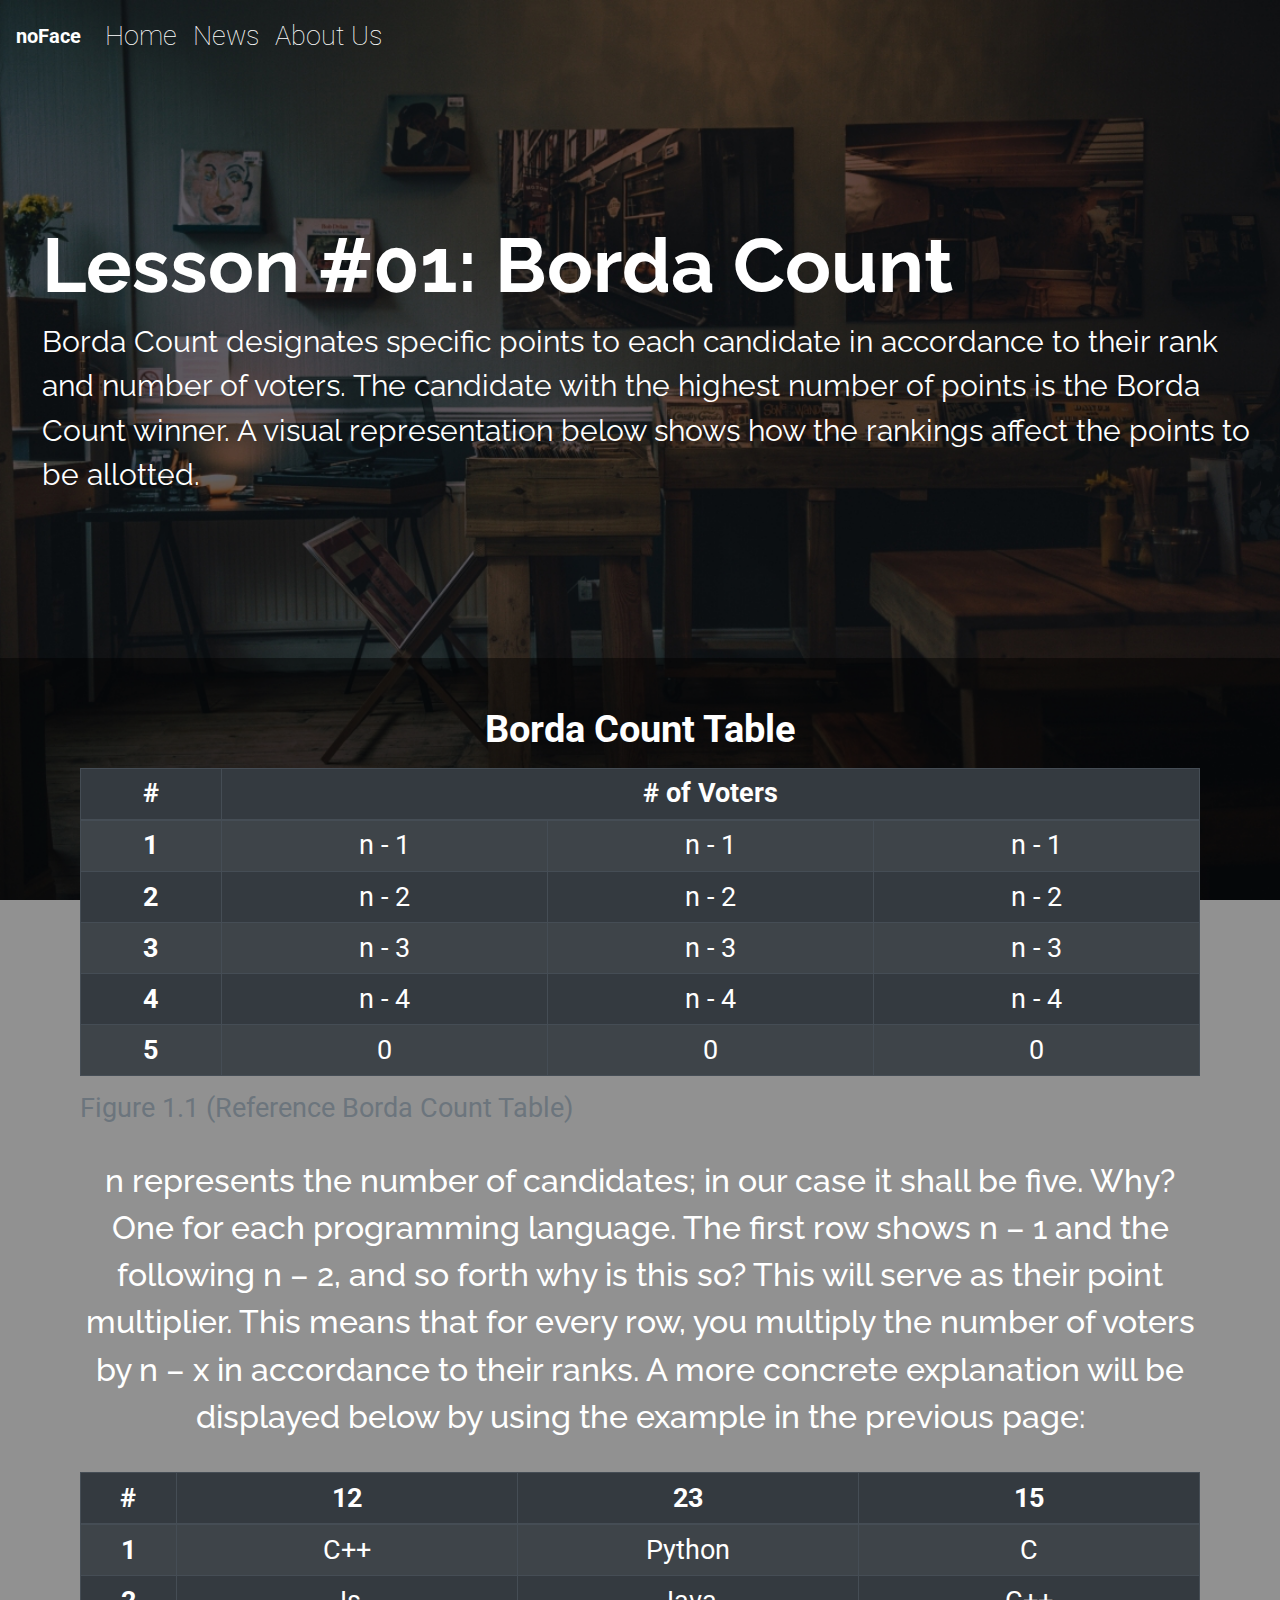
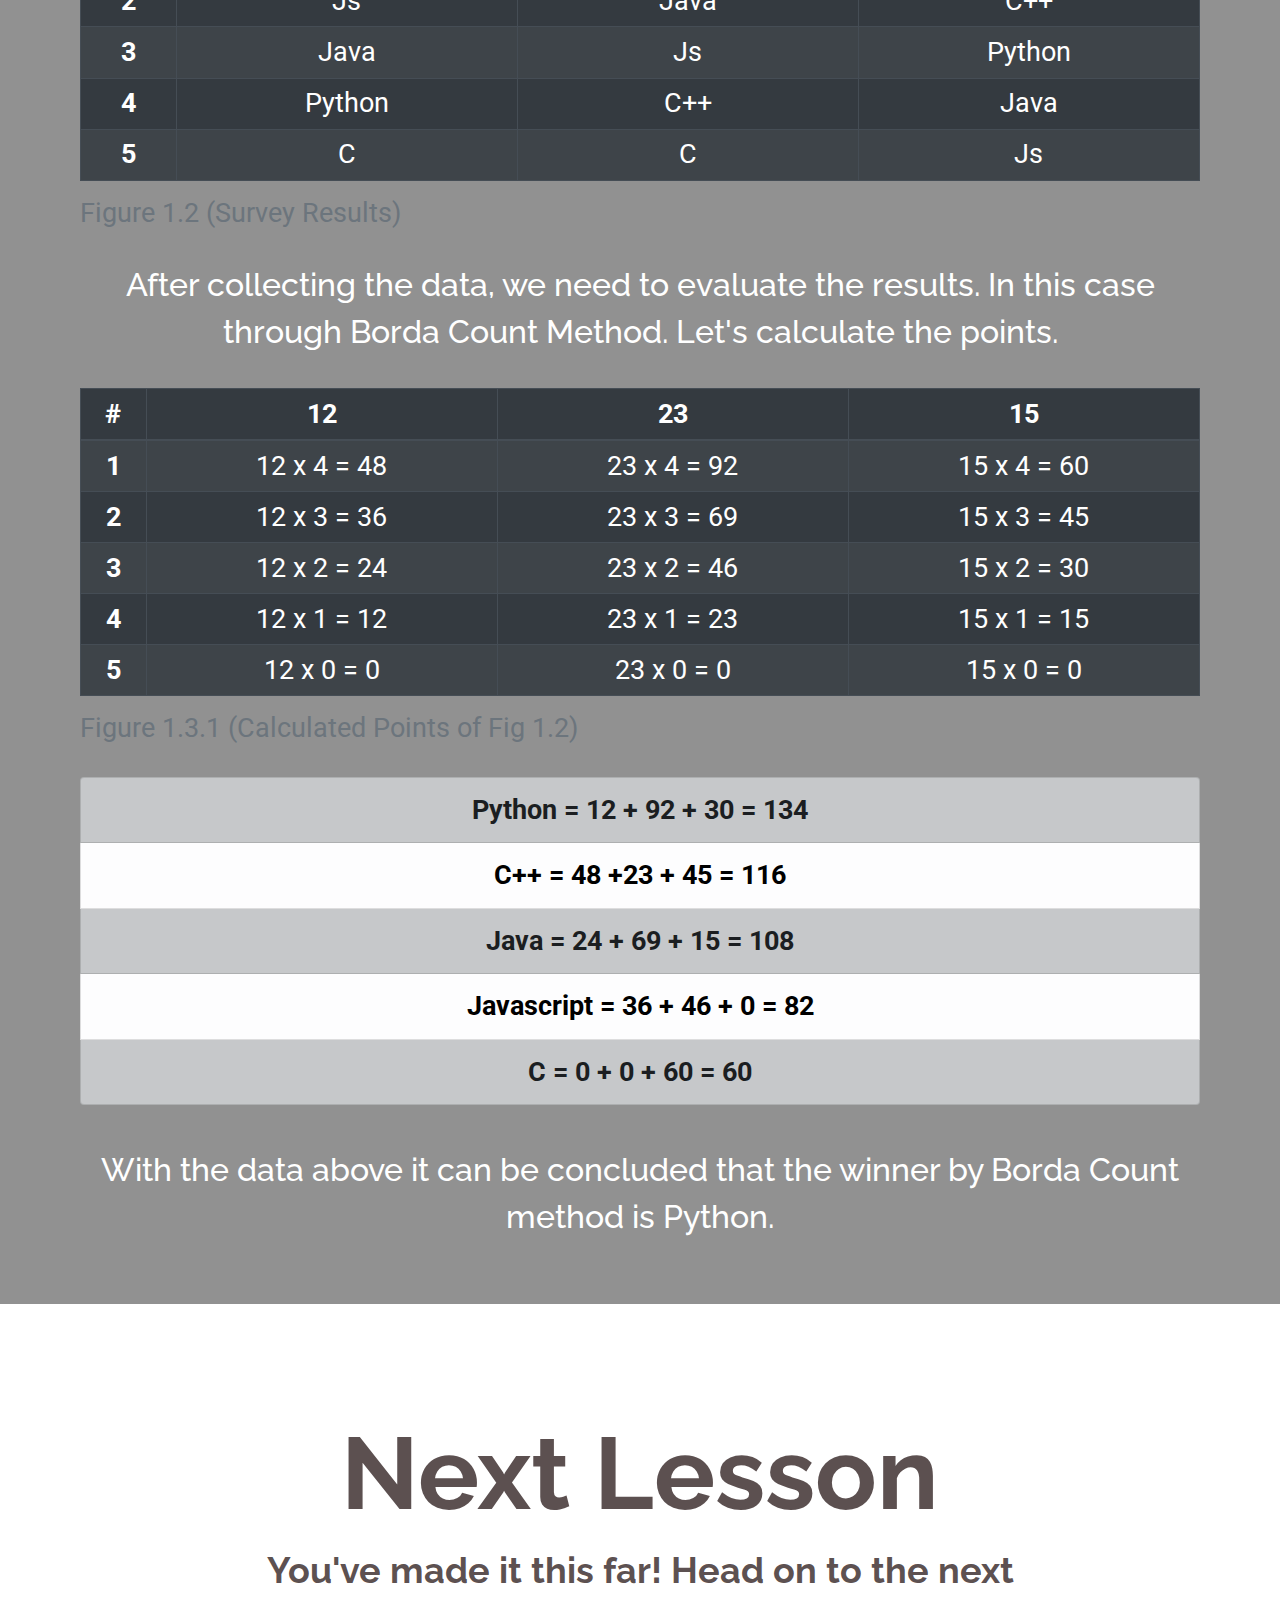
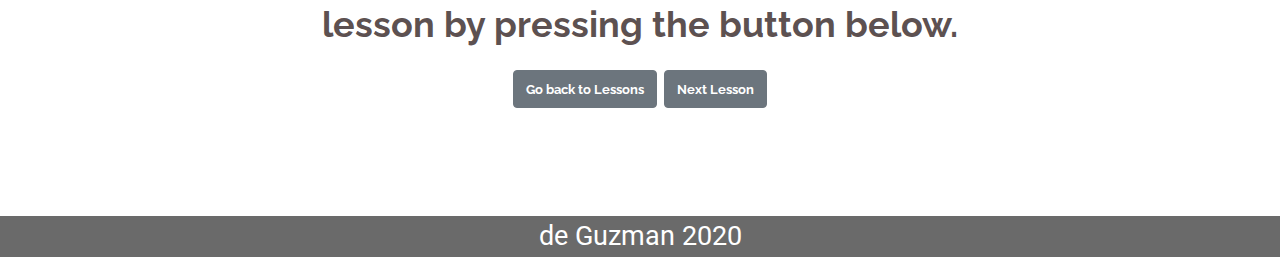
<file: SC2.html>
<!doctype html>
<html lang="en">
  <head>
    <!-- meta tags -->
    <meta charset="utf-8">
    <meta name="viewport" content="width=device-width, initial-scale=1, shrink-to-fit=no">

    <!-- CSS -->
    <link rel="stylesheet" href="https://stackpath.bootstrapcdn.com/bootstrap/4.4.1/css/bootstrap.min.css" integrity="sha384-Vkoo8x4CGsO3+Hhxv8T/Q5PaXtkKtu6ug5TOeNV6gBiFeWPGFN9MuhOf23Q9Ifjh" crossorigin="anonymous">
    <link rel="stylesheet" href="sectionSC.css">

    <!-- Google Fonts -->
    <link href="https://fonts.googleapis.com/css2?family=Raleway:ital,wght@0,100;0,300;0,400;0,700;0,900;1,100;1,200;1,900&display=swap" rel="stylesheet">
    <link href="https://fonts.googleapis.com/css2?family=Roboto:ital,wght@0,100;0,300;0,400;0,700;1,400&display=swap" rel="stylesheet">

    <title>de Guzman S13</title>

  </head>

  <body>

    <!-- Navbar -->
    <nav class="navbar navbar-expand-lg navbar-dark">
      <a class="navbar-brand" href="#">noFace</a>
      <button class="navbar-toggler" type="button" data-toggle="collapse" data-target="#navbarNavAltMarkup" aria-controls="navbarNavAltMarkup" aria-expanded="false" aria-label="Toggle navigation">
        <span class="navbar-toggler-icon"></span>
      </button>
      <div class="collapse navbar-collapse" id="navbarNavAltMarkup">
        <div class="navbar-nav">
          <a class="nav-item nav-link active" href="index.html">Home<span class="sr-only">(current)</span></a>
          <a class="nav-item nav-link" href="news.html">News</a>
          <a class="nav-item nav-link" href="about.html">About Us</a>
        </div>
      </div>
    </nav>

    <!-- Header -->
    <div class="jumbotron jumbotron-fluid">
      <div class="container-fluid">
        <h1>Lesson #01: Borda Count</h1>
        <p>
          Borda Count designates specific points to each candidate in accordance to their rank 
          and number of voters. The candidate with the highest number of points is the Borda Count winner. 
          A visual representation below shows how the rankings affect the points to be allotted.
        </p>
      </div>  
    </div>

    <!-- Content -->
    <div class="container-fluid content phone text-center">

        <h3>Borda Count Table</h3>

        <table class="table table-striped table-dark table-sm table-bordered">
          <caption>Figure 1.1 (Reference Borda Count Table)</caption>
          <thead>
            <tr>
              <th scope="col">#</th>
              <th colspan="3" scope="col"># of Voters</th>
            </tr>
          </thead>
          <tbody>
            <tr>
              <th scope="row">1</th>
              <td>n - 1</td>
              <td>n - 1</td>
              <td>n - 1</td>
            </tr>
            <tr>
              <th scope="row">2</th>
              <td>n - 2</td>
              <td>n - 2</td>
              <td>n - 2</td>
            </tr>
            <tr>
              <th scope="row">3</th>
              <td>n - 3</td>
              <td>n - 3</td>
              <td>n - 3</td>
            </tr>
            <tr>
              <th scope="row">4</th>
              <td>n - 4</td>
              <td>n - 4</td>
              <td>n - 4</td>
            </tr>
            <tr>
              <th scope="row">5</th>
              <td>0</td>
              <td>0</td>
              <td>0</td>
            </tr>
          </tbody>
        </table>

        <p class="tabletext">
          n represents the number of candidates; in our case it shall be five. Why? One for each programming 
          language. The first row shows n – 1 and the following n – 2, and so forth why is this so? This will 
          serve as their point multiplier. This means that for every row, you multiply the number of voters 
          by n – x in accordance to their ranks. A more concrete explanation will be displayed below by using 
          the example in the previous page:
        </p>

        <table class="table table-striped table-dark table-sm table-bordered">
          <caption>Figure 1.2 (Survey Results)</caption>
          <thead>
            <tr>
              <th scope="col">#</th>
              <th scope="col">12</th>
              <th scope="col">23</th>
              <th scope="col">15</th>
            </tr>
          </thead>
          <tbody>
            <tr>
              <th scope="row">1</th>
              <td>C++</td>
              <td>Python</td>
              <td>C</td>
            </tr>
            <tr>
              <th scope="row">2</th>
              <td>Js</td>
              <td>Java</td>
              <td>C++</td>
            </tr>
            <tr>
              <th scope="row">3</th>
              <td>Java</td>
              <td>Js</td>
              <td>Python</td>
            </tr>
            <tr>
              <th scope="row">4</th>
              <td>Python</td>
              <td>C++</td>
              <td>Java</td>
            </tr>
            <tr>
              <th scope="row">5</th>
              <td>C</td>
              <td>C</td>
              <td>Js</td>
            </tr>
          </tbody>
        </table>

        <p class="tabletext">
          After collecting the data, we need to evaluate the results. In this case
          through Borda Count Method. Let's calculate the points.
        </p>

        <table class="table table-striped table-dark table-sm table-bordered">
          <caption>Figure 1.3.1 (Calculated Points of Fig 1.2)</caption>
          <thead>
            <tr>
              <th scope="col">#</th>
              <th scope="col">12</th>
              <th scope="col">23</th>
              <th scope="col">15</th>
            </tr>
          </thead>
          <tbody>
            <tr>
              <th scope="row">1</th>
              <td>12 x 4 = 48</td>
              <td>23 x 4 = 92</td>
              <td>15 x 4 = 60</td>
            </tr>
            <tr>
              <th scope="row">2</th>
              <td>12 x 3 = 36</td>
              <td>23 x 3 = 69</td>
              <td>15 x 3 = 45</td>
            </tr>
            <tr>
              <th scope="row">3</th>
              <td>12 x 2 = 24</td>
              <td>23 x 2 = 46</td>
              <td>15 x 2 = 30</td>
            </tr>
            <tr>
              <th scope="row">4</th>
              <td>12 x 1 = 12</td>
              <td>23 x 1 = 23</td>
              <td>15 x 1 = 15</td>
            </tr>
            <tr>
              <th scope="row">5</th>
              <td>12 x 0 = 0</td>
              <td>23 x 0 = 0</td>
              <td>15 x 0 = 0</td>
            </tr>
          </tbody>
        </table>

        <div class="list-group">
          <a href="#" class="list-group-item list-group-item-action list-group-item-dark">Python = 12 + 92 + 30 = 134</a>
          <a href="#" class="list-group-item list-group-item-action list-group-item-light">C++ = 48 +23 + 45 = 116</a>
          <a href="#" class="list-group-item list-group-item-action list-group-item-dark">Java =	 24 + 69 + 15 = 108</a>
          <a href="#" class="list-group-item list-group-item-action list-group-item-light">Javascript = 36 + 46 + 0 = 82</a>
          <a href="#" class="list-group-item list-group-item-action list-group-item-dark">C = 0 + 0 + 60 = 60</a>
        </div>
        
        <p>
          With the data above it can be concluded that the winner by Borda Count method is Python.
        </p>

    </div>  


    <!-- Content-End -->
    <div class="container-fluid content-news text-center">
      <h1>Next Lesson</h1>
      <p>
        You've made it this far! Head on to the next lesson by pressing the button below.
      </p>
      <div class="btn btn-secondary"><a href="SCLessons.html">Go back to Lessons</a></div>
      <div class="btn btn-secondary"><a href="SC3.html">Next Lesson</a></div>
    </div>

    <!-- Footer -->
    <div class="container-fluid footer text-center">
      <p>de Guzman 2020</p>
    </div>

    <!-- Javascript -->
    <script src="https://code.jquery.com/jquery-3.4.1.slim.min.js" integrity="sha384-J6qa4849blE2+poT4WnyKhv5vZF5SrPo0iEjwBvKU7imGFAV0wwj1yYfoRSJoZ+n" crossorigin="anonymous"></script>
    <script src="https://cdn.jsdelivr.net/npm/popper.js@1.16.0/dist/umd/popper.min.js" integrity="sha384-Q6E9RHvbIyZFJoft+2mJbHaEWldlvI9IOYy5n3zV9zzTtmI3UksdQRVvoxMfooAo" crossorigin="anonymous"></script>
    <script src="https://stackpath.bootstrapcdn.com/bootstrap/4.4.1/js/bootstrap.min.js" integrity="sha384-wfSDF2E50Y2D1uUdj0O3uMBJnjuUD4Ih7YwaYd1iqfktj0Uod8GCExl3Og8ifwB6" crossorigin="anonymous"></script>
  </body>
</html>
</file>
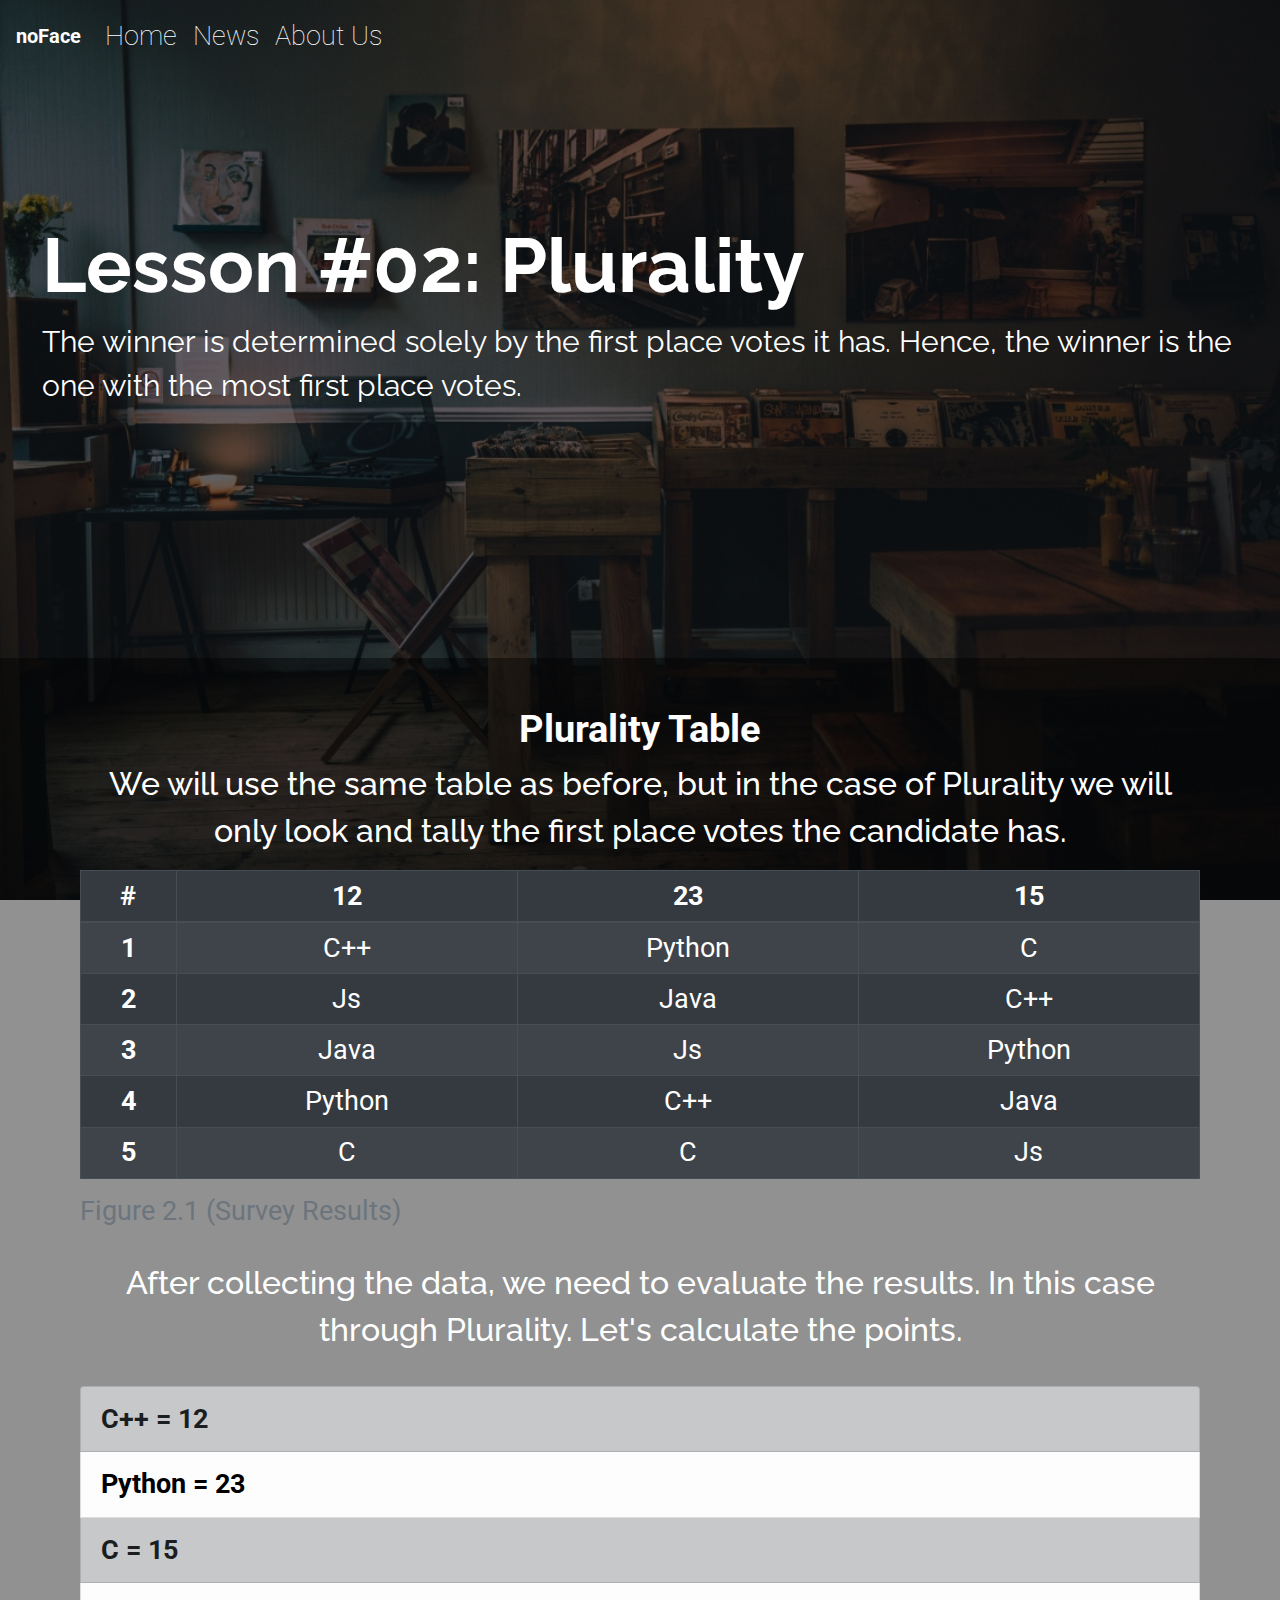
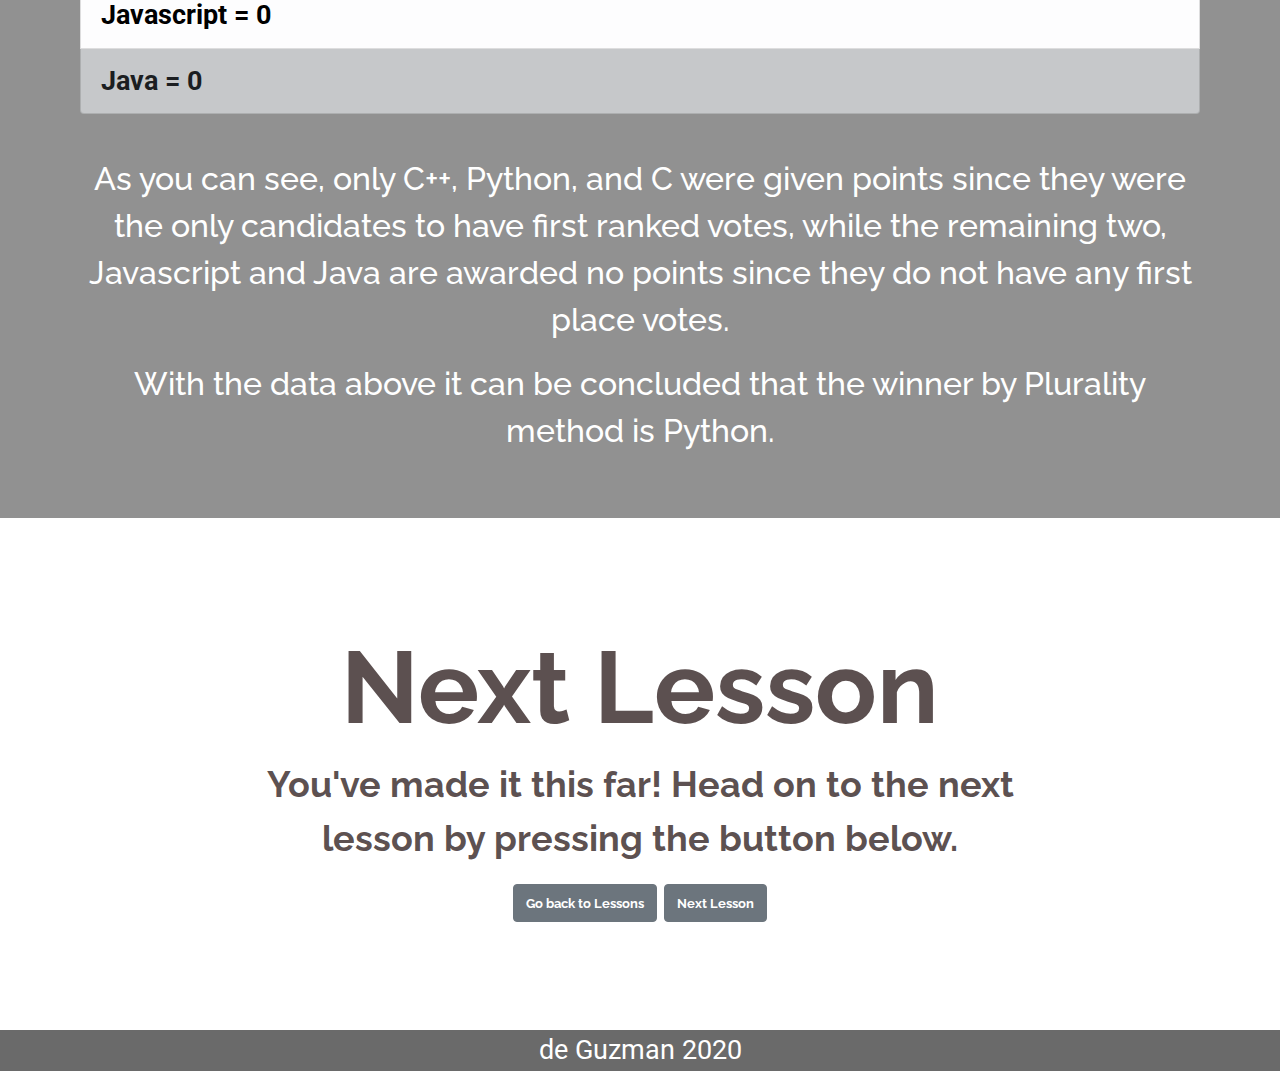
<file: SC3.html>
<!doctype html>
<html lang="en">
  <head>
    <!-- meta tags -->
    <meta charset="utf-8">
    <meta name="viewport" content="width=device-width, initial-scale=1, shrink-to-fit=no">

    <!-- CSS -->
    <link rel="stylesheet" href="https://stackpath.bootstrapcdn.com/bootstrap/4.4.1/css/bootstrap.min.css" integrity="sha384-Vkoo8x4CGsO3+Hhxv8T/Q5PaXtkKtu6ug5TOeNV6gBiFeWPGFN9MuhOf23Q9Ifjh" crossorigin="anonymous">
    <link rel="stylesheet" href="sectionSC.css">

    <!-- Google Fonts -->
    <link href="https://fonts.googleapis.com/css2?family=Raleway:ital,wght@0,100;0,300;0,400;0,700;0,900;1,100;1,200;1,900&display=swap" rel="stylesheet">
    <link href="https://fonts.googleapis.com/css2?family=Roboto:ital,wght@0,100;0,300;0,400;0,700;1,400&display=swap" rel="stylesheet">

    <title>de Guzman S13</title>

  </head>

  <body>

    <!-- Navbar -->
    <nav class="navbar navbar-expand-lg navbar-dark">
      <a class="navbar-brand" href="#">noFace</a>
      <button class="navbar-toggler" type="button" data-toggle="collapse" data-target="#navbarNavAltMarkup" aria-controls="navbarNavAltMarkup" aria-expanded="false" aria-label="Toggle navigation">
        <span class="navbar-toggler-icon"></span>
      </button>
      <div class="collapse navbar-collapse" id="navbarNavAltMarkup">
        <div class="navbar-nav">
          <a class="nav-item nav-link active" href="index.html">Home<span class="sr-only">(current)</span></a>
          <a class="nav-item nav-link" href="news.html">News</a>
          <a class="nav-item nav-link" href="about.html">About Us</a>
        </div>
      </div>
    </nav>

    <!-- Header -->
    <div class="jumbotron jumbotron-fluid">
      <div class="container-fluid">
        <h1>Lesson #02: Plurality</h1>
        <p>
          The winner is determined solely by the first place votes it has. Hence, the winner is the one with
          the most first place votes.
        </p>
      </div>  
    </div>

    <!-- Content -->
    <div class="container-fluid content phone text-center">

      <h3>Plurality Table</h3>
      <p>
        We will use the same table as before, but in the case of Plurality we will
        only look and tally the first place votes the candidate has.
      </p>

        <table class="table table-striped table-dark table-sm table-bordered">
          <caption>Figure 2.1 (Survey Results)</caption>
          <thead>
            <tr>
              <th scope="col">#</th>
              <th scope="col">12</th>
              <th scope="col">23</th>
              <th scope="col">15</th>
            </tr>
          </thead>
          <tbody>
            <tr>
              <th scope="row">1</th>
              <td>C++</td>
              <td>Python</td>
              <td>C</td>
            </tr>
            <tr>
              <th scope="row">2</th>
              <td>Js</td>
              <td>Java</td>
              <td>C++</td>
            </tr>
            <tr>
              <th scope="row">3</th>
              <td>Java</td>
              <td>Js</td>
              <td>Python</td>
            </tr>
            <tr>
              <th scope="row">4</th>
              <td>Python</td>
              <td>C++</td>
              <td>Java</td>
            </tr>
            <tr>
              <th scope="row">5</th>
              <td>C</td>
              <td>C</td>
              <td>Js</td>
            </tr>
          </tbody>
        </table>

        <p class="tabletext">
          After collecting the data, we need to evaluate the results. In this case
          through Plurality. Let's calculate the points.
        </p>

        <div class="list-group text-left">
          <a href="#" class="list-group-item list-group-item-action list-group-item-dark">C++ = 12</a>
          <a href="#" class="list-group-item list-group-item-action list-group-item-light">Python = 23</a>
          <a href="#" class="list-group-item list-group-item-action list-group-item-dark">C = 15</a>
          <a href="#" class="list-group-item list-group-item-action list-group-item-light">Javascript = 0</a>
          <a href="#" class="list-group-item list-group-item-action list-group-item-dark">Java = 0</a>
        </div>
        
        <p>
          As you can see, only C++, Python, and C were given points since
          they were the only candidates to have first ranked votes, 
          while the remaining two, Javascript and Java are awarded no points since they do not have any first place votes.
        </p>

        <p>
          With the data above it can be concluded that the winner by Plurality method is Python.
        </p>

    </div>  


    <!-- Content-End -->
    <div class="container-fluid content-news text-center">
      <h1>Next Lesson</h1>
      <p>
        You've made it this far! Head on to the next lesson by pressing the button below.
      </p>
      <div class="btn btn-secondary"><a href="SCLessons.html">Go back to Lessons</a></div>
      <div class="btn btn-secondary"><a href="SC4.html">Next Lesson</a></div>
    </div>

    <!-- Footer -->
    <div class="container-fluid footer text-center">
      <p>de Guzman 2020</p>
    </div>

    <!-- Javascript -->
    <script src="https://code.jquery.com/jquery-3.4.1.slim.min.js" integrity="sha384-J6qa4849blE2+poT4WnyKhv5vZF5SrPo0iEjwBvKU7imGFAV0wwj1yYfoRSJoZ+n" crossorigin="anonymous"></script>
    <script src="https://cdn.jsdelivr.net/npm/popper.js@1.16.0/dist/umd/popper.min.js" integrity="sha384-Q6E9RHvbIyZFJoft+2mJbHaEWldlvI9IOYy5n3zV9zzTtmI3UksdQRVvoxMfooAo" crossorigin="anonymous"></script>
    <script src="https://stackpath.bootstrapcdn.com/bootstrap/4.4.1/js/bootstrap.min.js" integrity="sha384-wfSDF2E50Y2D1uUdj0O3uMBJnjuUD4Ih7YwaYd1iqfktj0Uod8GCExl3Og8ifwB6" crossorigin="anonymous"></script>
  </body>
</html>
</file>
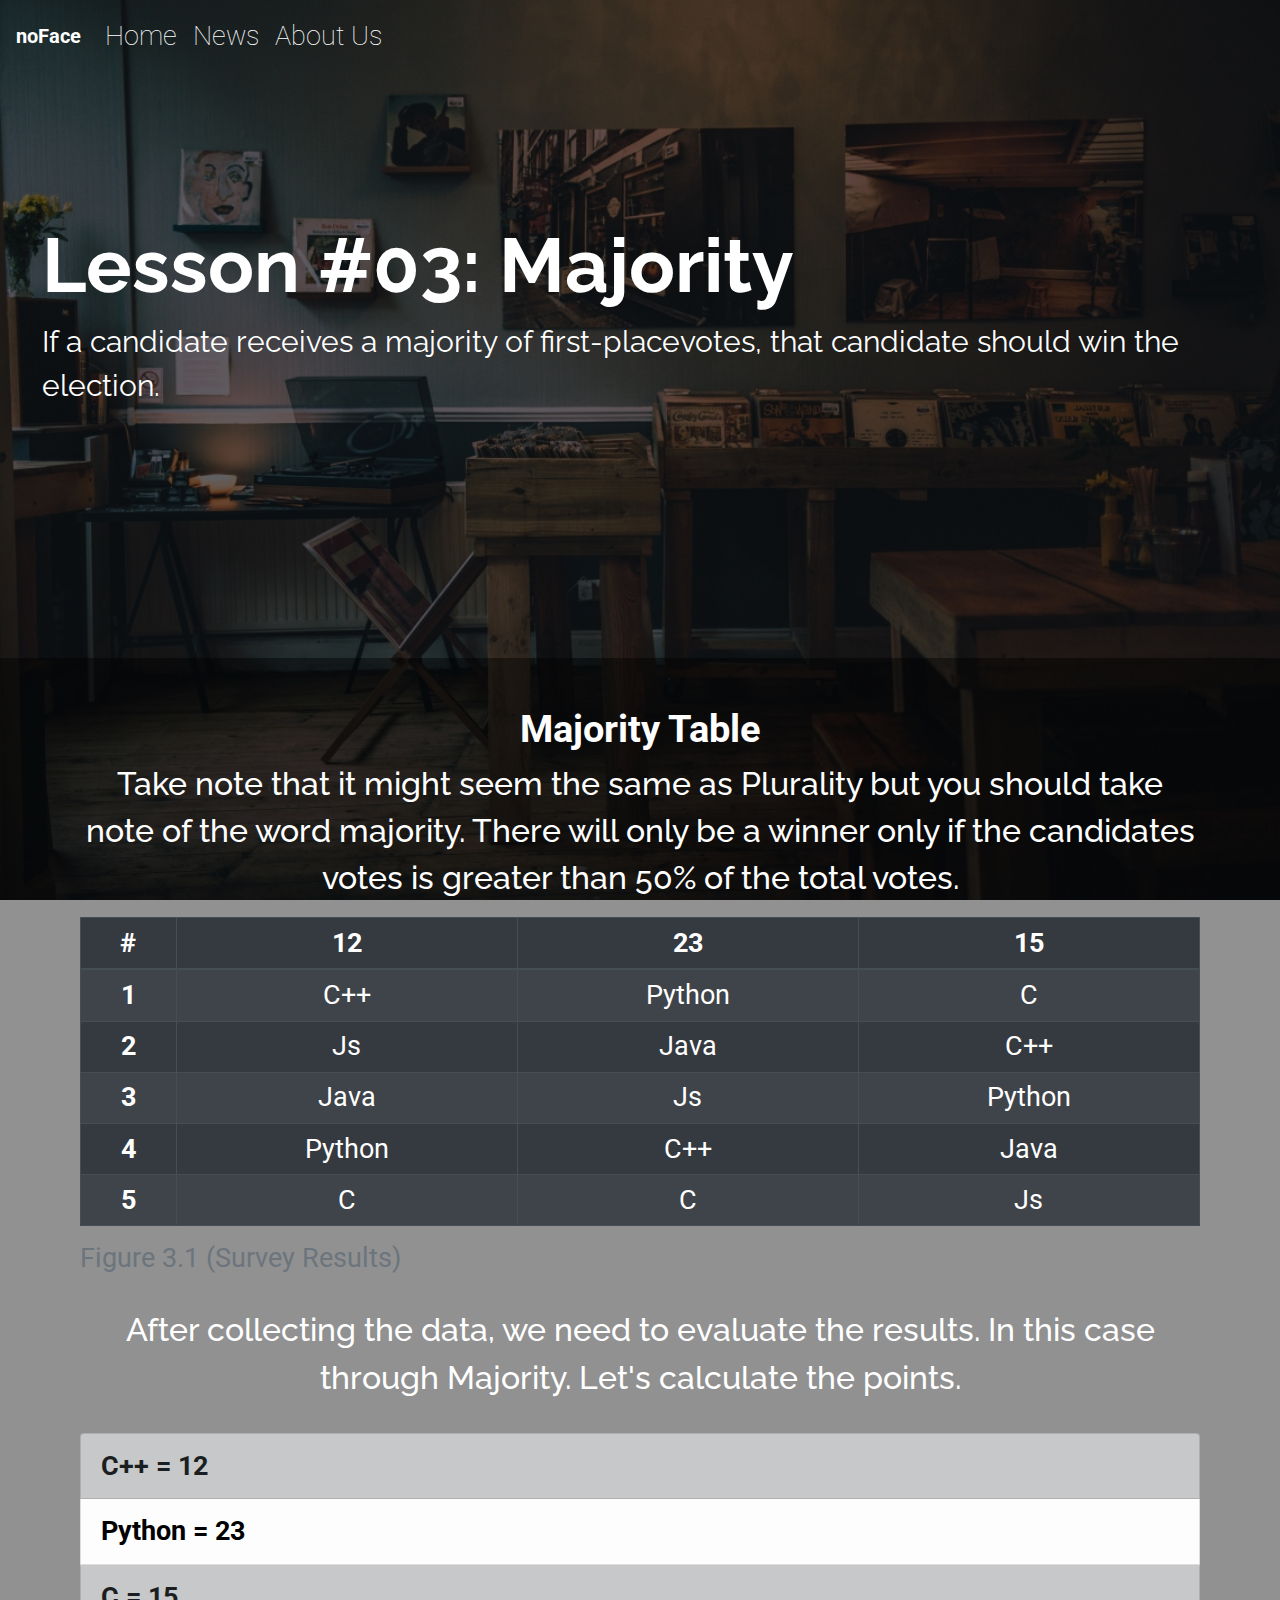
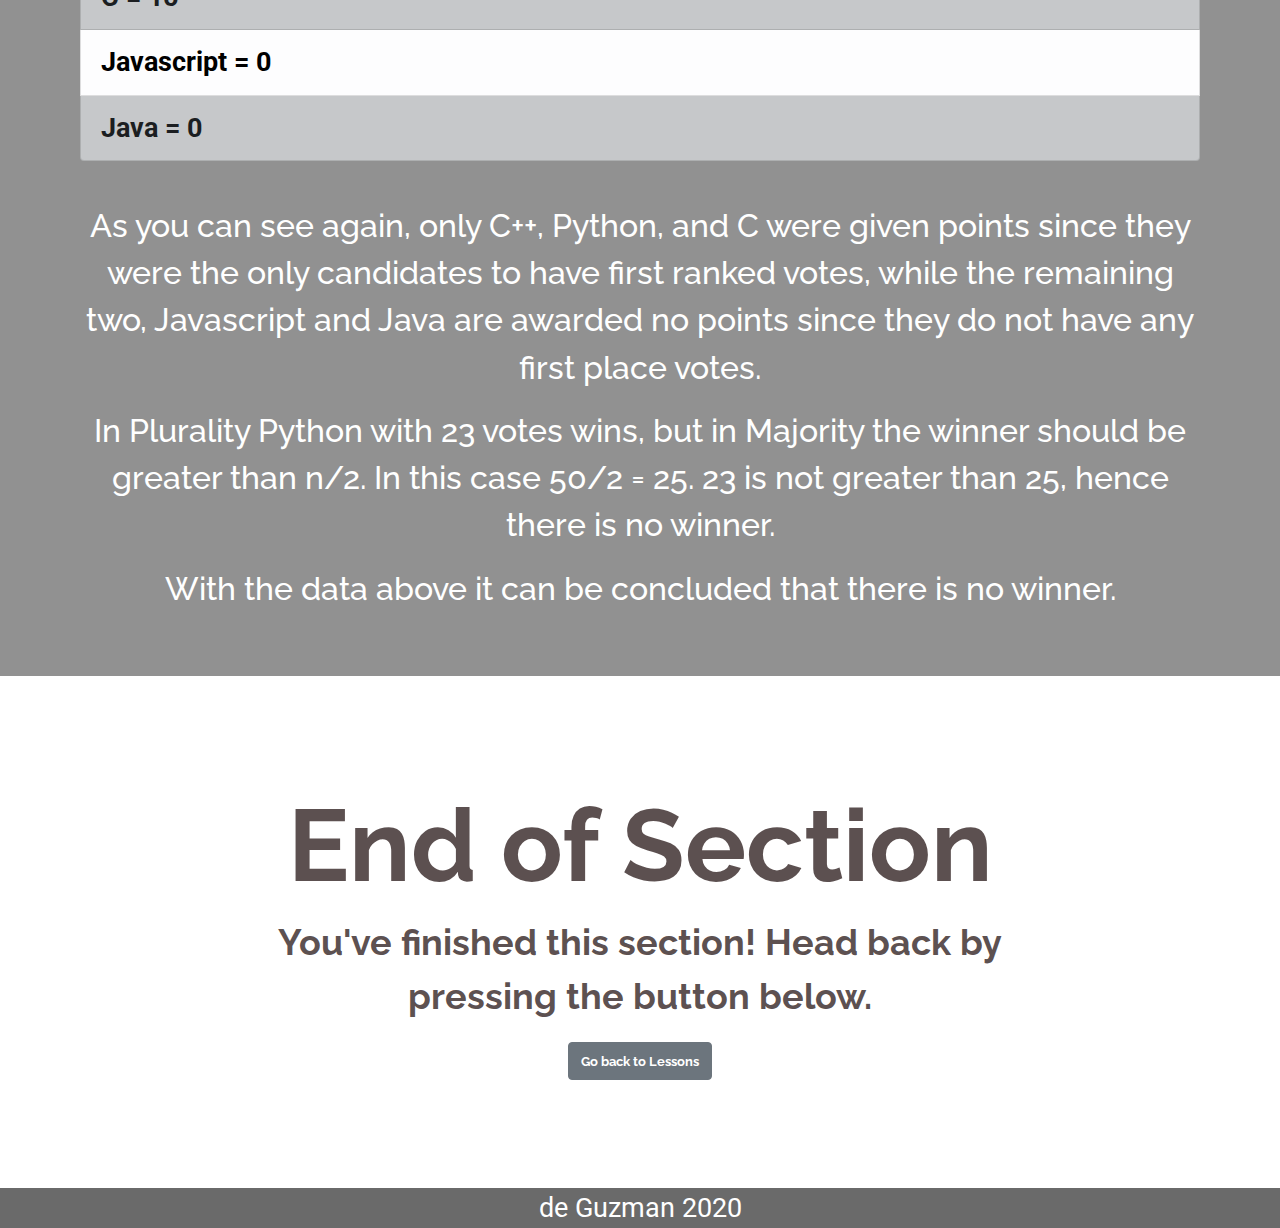
<file: SC4.html>
<!doctype html>
<html lang="en">
  <head>
    <!-- meta tags -->
    <meta charset="utf-8">
    <meta name="viewport" content="width=device-width, initial-scale=1, shrink-to-fit=no">

    <!-- CSS -->
    <link rel="stylesheet" href="https://stackpath.bootstrapcdn.com/bootstrap/4.4.1/css/bootstrap.min.css" integrity="sha384-Vkoo8x4CGsO3+Hhxv8T/Q5PaXtkKtu6ug5TOeNV6gBiFeWPGFN9MuhOf23Q9Ifjh" crossorigin="anonymous">
    <link rel="stylesheet" href="sectionSC.css">

    <!-- Google Fonts -->
    <link href="https://fonts.googleapis.com/css2?family=Raleway:ital,wght@0,100;0,300;0,400;0,700;0,900;1,100;1,200;1,900&display=swap" rel="stylesheet">
    <link href="https://fonts.googleapis.com/css2?family=Roboto:ital,wght@0,100;0,300;0,400;0,700;1,400&display=swap" rel="stylesheet">

    <title>de Guzman S13</title>

  </head>

  <body>

    <!-- Navbar -->
    <nav class="navbar navbar-expand-lg navbar-dark">
      <a class="navbar-brand" href="#">noFace</a>
      <button class="navbar-toggler" type="button" data-toggle="collapse" data-target="#navbarNavAltMarkup" aria-controls="navbarNavAltMarkup" aria-expanded="false" aria-label="Toggle navigation">
        <span class="navbar-toggler-icon"></span>
      </button>
      <div class="collapse navbar-collapse" id="navbarNavAltMarkup">
        <div class="navbar-nav">
          <a class="nav-item nav-link active" href="index.html">Home<span class="sr-only">(current)</span></a>
          <a class="nav-item nav-link" href="news.html">News</a>
          <a class="nav-item nav-link" href="about.html">About Us</a>
        </div>
      </div>
    </nav>

    <!-- Header -->
    <div class="jumbotron jumbotron-fluid">
      <div class="container-fluid">
        <h1>Lesson #03: Majority</h1>
        <p>
          If a candidate receives a majority of first-placevotes, that candidate 
          should win the election. 
        </p>
      </div>  
    </div>

    <!-- Content -->
    <div class="container-fluid content phone text-center">

      <h3>Majority Table</h3>
      <p>
        Take note that it might seem the same as Plurality
        but you should take note of the word majority. There will only be a winner only
        if the candidates votes is greater than 50% of the total votes.
      </p>

        <table class="table table-striped table-dark table-sm table-bordered">
          <caption>Figure 3.1 (Survey Results)</caption>
          <thead>
            <tr>
              <th scope="col">#</th>
              <th scope="col">12</th>
              <th scope="col">23</th>
              <th scope="col">15</th>
            </tr>
          </thead>
          <tbody>
            <tr>
              <th scope="row">1</th>
              <td>C++</td>
              <td>Python</td>
              <td>C</td>
            </tr>
            <tr>
              <th scope="row">2</th>
              <td>Js</td>
              <td>Java</td>
              <td>C++</td>
            </tr>
            <tr>
              <th scope="row">3</th>
              <td>Java</td>
              <td>Js</td>
              <td>Python</td>
            </tr>
            <tr>
              <th scope="row">4</th>
              <td>Python</td>
              <td>C++</td>
              <td>Java</td>
            </tr>
            <tr>
              <th scope="row">5</th>
              <td>C</td>
              <td>C</td>
              <td>Js</td>
            </tr>
          </tbody>
        </table>

        <p class="tabletext">
          After collecting the data, we need to evaluate the results. In this case
          through Majority. Let's calculate the points.
        </p>

        <div class="list-group text-left">
          <a href="#" class="list-group-item list-group-item-action list-group-item-dark">C++ = 12</a>
          <a href="#" class="list-group-item list-group-item-action list-group-item-light">Python = 23</a>
          <a href="#" class="list-group-item list-group-item-action list-group-item-dark">C = 15</a>
          <a href="#" class="list-group-item list-group-item-action list-group-item-light">Javascript = 0</a>
          <a href="#" class="list-group-item list-group-item-action list-group-item-dark">Java = 0</a>
        </div>
        
        <p>
          As you can see again, only C++, Python, and C were given points since
          they were the only candidates to have first ranked votes, 
          while the remaining two, Javascript and Java are awarded no points since they do not have any first place votes.
        </p>

        <p>
          In Plurality Python with 23 votes wins, but in Majority the winner should be greater than n/2. In this
          case 50/2 = 25. 23 is not greater than 25, hence there is no winner.
        </p>

        <p>
          With the data above it can be concluded that there is no winner.
        </p>

    </div>  


    <!-- Content-End -->
    <div class="container-fluid content-news text-center">
      <h1>End of Section</h1>
      <p>
        You've finished this section! Head back by pressing the button below.
      </p>
      <div class="btn btn-secondary"><a href="SCLessons.html">Go back to Lessons</a></div>
    </div>

    <!-- Footer -->
    <div class="container-fluid footer text-center">
      <p>de Guzman 2020</p>
    </div>

    <!-- Javascript -->
    <script src="https://code.jquery.com/jquery-3.4.1.slim.min.js" integrity="sha384-J6qa4849blE2+poT4WnyKhv5vZF5SrPo0iEjwBvKU7imGFAV0wwj1yYfoRSJoZ+n" crossorigin="anonymous"></script>
    <script src="https://cdn.jsdelivr.net/npm/popper.js@1.16.0/dist/umd/popper.min.js" integrity="sha384-Q6E9RHvbIyZFJoft+2mJbHaEWldlvI9IOYy5n3zV9zzTtmI3UksdQRVvoxMfooAo" crossorigin="anonymous"></script>
    <script src="https://stackpath.bootstrapcdn.com/bootstrap/4.4.1/js/bootstrap.min.js" integrity="sha384-wfSDF2E50Y2D1uUdj0O3uMBJnjuUD4Ih7YwaYd1iqfktj0Uod8GCExl3Og8ifwB6" crossorigin="anonymous"></script>
  </body>
</html>
</file>
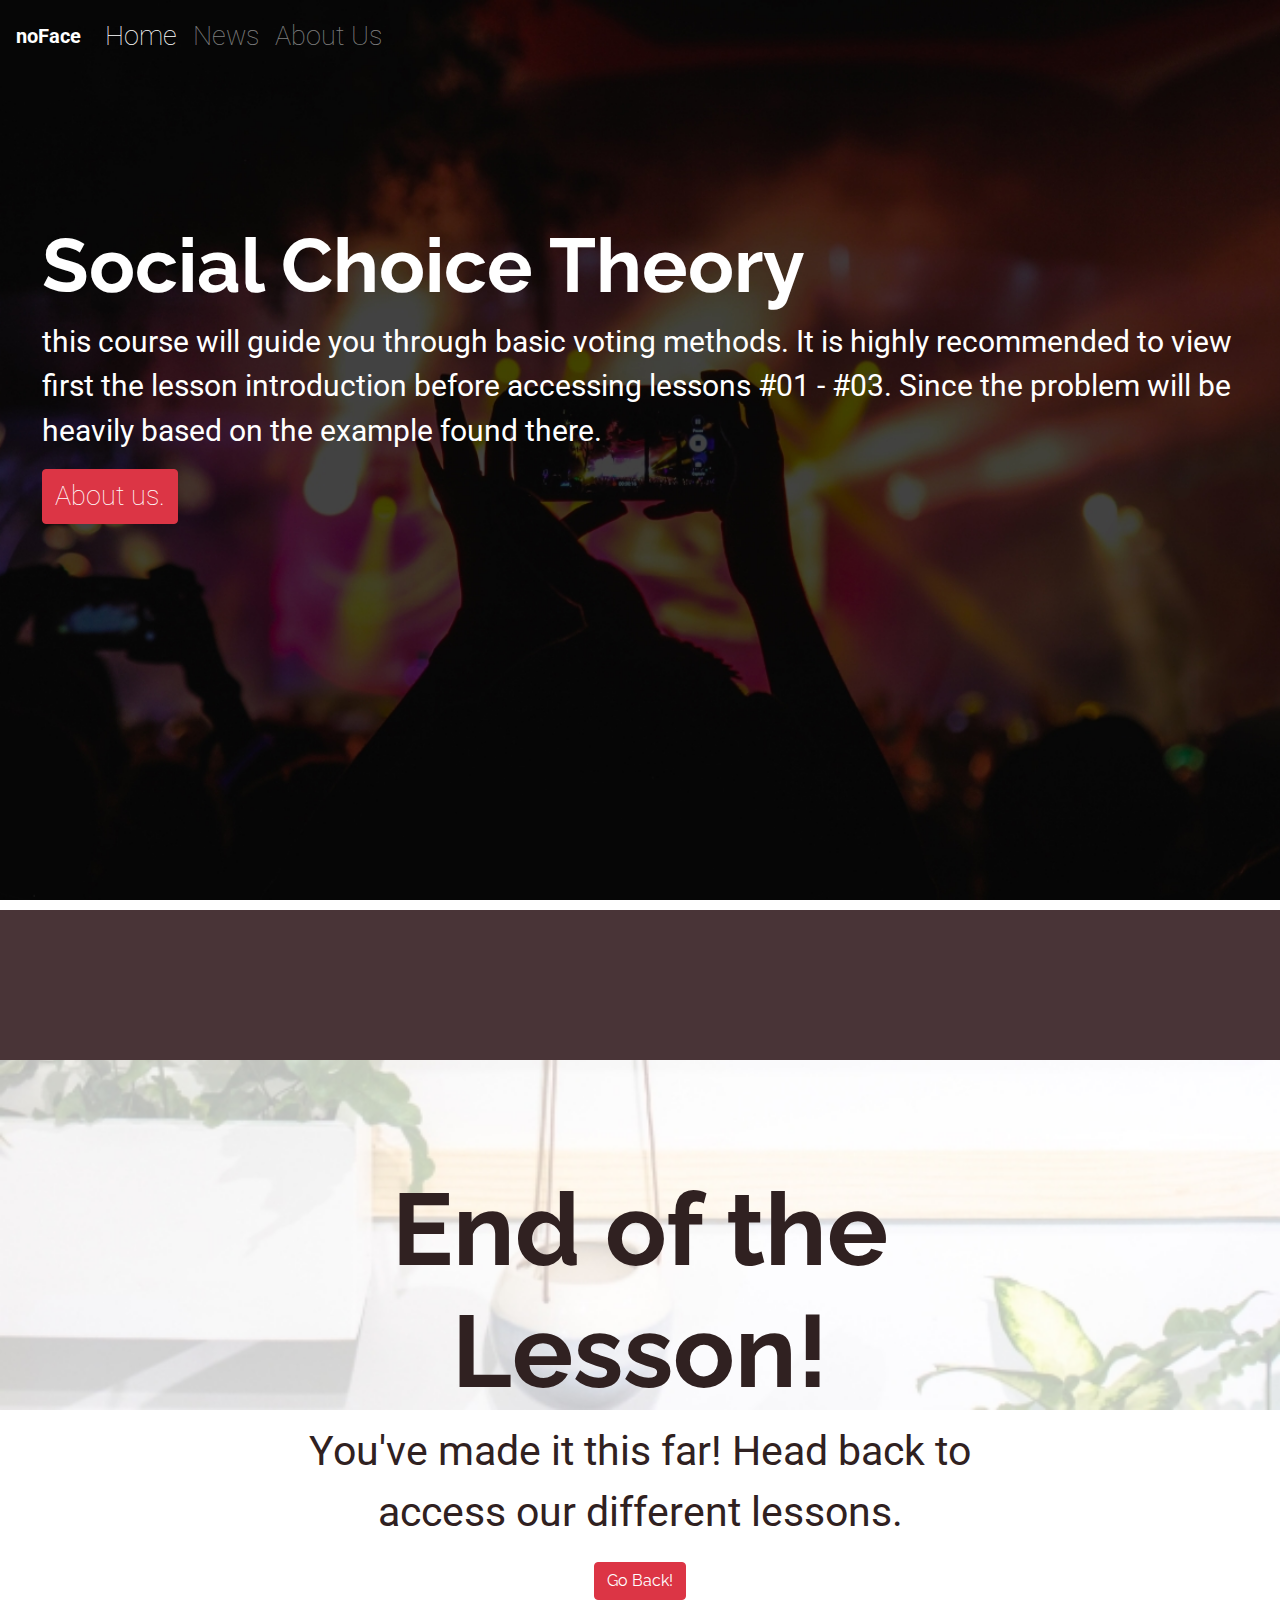
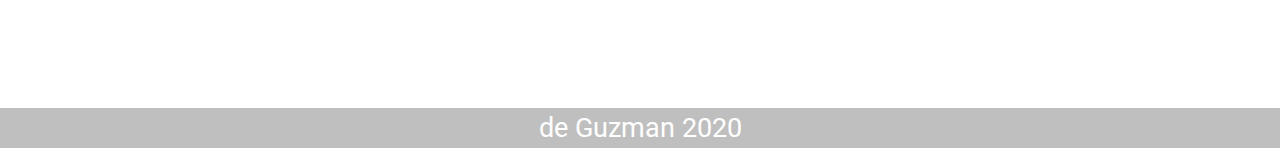
<file: SCLessons.html>
<!doctype html>
<html lang="en">
  <head>
    <!-- meta tags -->
    <meta charset="utf-8">
    <meta name="viewport" content="width=device-width, initial-scale=1, shrink-to-fit=no">

    <!-- CSS -->
    <link rel="stylesheet" href="https://stackpath.bootstrapcdn.com/bootstrap/4.4.1/css/bootstrap.min.css" integrity="sha384-Vkoo8x4CGsO3+Hhxv8T/Q5PaXtkKtu6ug5TOeNV6gBiFeWPGFN9MuhOf23Q9Ifjh" crossorigin="anonymous">
    <link rel="stylesheet" href="lesson.css">

    <!-- Google Fonts -->
    <link href="https://fonts.googleapis.com/css2?family=Raleway:ital,wght@0,100;0,300;0,400;0,700;0,900;1,100;1,200;1,900&display=swap" rel="stylesheet">
    <link href="https://fonts.googleapis.com/css2?family=Roboto:ital,wght@0,100;0,300;0,400;0,700;1,400&display=swap" rel="stylesheet">

    <title>de Guzman S13</title>

  </head>

  <body>

    <!-- Navbar -->
    <nav class="navbar navbar-expand-lg navbar-dark">
      <a class="navbar-brand" href="#">noFace</a>
      <button class="navbar-toggler" type="button" data-toggle="collapse" data-target="#navbarNavAltMarkup" aria-controls="navbarNavAltMarkup" aria-expanded="false" aria-label="Toggle navigation">
        <span class="navbar-toggler-icon"></span>
      </button>
      <div class="collapse navbar-collapse" id="navbarNavAltMarkup">
        <div class="navbar-nav">
          <a class="nav-item nav-link active" href="index.html">Home<span class="sr-only">(current)</span></a>
          <a class="nav-item nav-link" href="news.html">News</a>
          <a class="nav-item nav-link" href="about.html">About Us</a>
        </div>
      </div>
    </nav>

    <!-- Header -->
    <div class="jumbotron jumbotron-fluid">
      <div class="container-fluid">
        <h1>Social Choice Theory</h1>
        <p>
          this course will guide you through basic voting methods. It is highly recommended to view first the lesson introduction 
          before accessing lessons #01 - #03. Since the problem will be heavily based on the example found there.
        </p>
        <div class="btn btn-danger"><a href="about.html">About us.</a></div>
      </div>  
    </div>

    <!-- Content -->
    <div class="container-fluid content phone">

      <div class="row">

        <div class="col-6">
          <div class="card bg-secondary text-center">
            <img class="card-img-top" src="source/24.jpg" alt="Card image cap">
            <div class="card-body">
              <h5 class="card-title">Introduction</h5>
              <p class="card-text">Lesson #00</p>
              <a href="SC1.html" class="btn btn-danger">Check it out</a>
            </div>
          </div>
        </div>

        <div class="col-6">
          <div class="card bg-secondary text-center">
            <img class="card-img-top" src="source/26.jpg" alt="Card image cap">
            <div class="card-body">
              <h5 class="card-title">Borda Count</h5>
              <p class="card-text">Lesson #01</p>
              <a href="SC2.html" class="btn btn-danger">Check it out</a>
            </div>
          </div>
        </div>
        
      </div>

      <div class="row">

        <div class="col-6">
          <div class="card bg-secondary text-center">
            <img class="card-img-top" src="source/27.jpg" alt="Card image cap">
            <div class="card-body">
              <h5 class="card-title game-theory-card">Plurality</h5>
              <p class="card-text">Lesson #02</p>
              <a href="SC3.html" class="btn btn-danger">Check it out</a>
            </div>
          </div>
        </div>

        <div class="col-6">
          <div class="card bg-secondary text-center">
            <img class="card-img-top" src="source/25.jpg" alt="Card image cap">
            <div class="card-body">
              <h5 class="card-title game-theory-card">Majority</h5>
              <p class="card-text">Lesson #03</p>
              <a href="SC4.html" class="btn btn-danger">Check it out</a>
            </div>
          </div>
        </div>
        
      </div>

    </div>

    <!-- Content-End -->
    <div class="container-fluid content-news text-center">
      <h1>End of the Lesson!</h1>
      <p>
        You've made it this far! Head back to access our different lessons.
      </p>
      <div class="btn btn-danger"><a href="index.html">Go Back!</a></div>
    </div>

    <!-- Footer -->
    <div class="container-fluid footer text-center">
      <p>de Guzman 2020</p>
    </div>

    <!-- Javascript -->
    <script src="https://code.jquery.com/jquery-3.4.1.slim.min.js" integrity="sha384-J6qa4849blE2+poT4WnyKhv5vZF5SrPo0iEjwBvKU7imGFAV0wwj1yYfoRSJoZ+n" crossorigin="anonymous"></script>
    <script src="https://cdn.jsdelivr.net/npm/popper.js@1.16.0/dist/umd/popper.min.js" integrity="sha384-Q6E9RHvbIyZFJoft+2mJbHaEWldlvI9IOYy5n3zV9zzTtmI3UksdQRVvoxMfooAo" crossorigin="anonymous"></script>
    <script src="https://stackpath.bootstrapcdn.com/bootstrap/4.4.1/js/bootstrap.min.js" integrity="sha384-wfSDF2E50Y2D1uUdj0O3uMBJnjuUD4Ih7YwaYd1iqfktj0Uod8GCExl3Og8ifwB6" crossorigin="anonymous"></script>
  </body>
</html>
</file>
<file: style.css>
html {
    width: 100%;
}

body {
    background: url('source/21.jpg') no-repeat center center;
    background-size: cover;
    background-attachment: fixed;
    top: 0;
    color: white;
    font-size: 3vmin;
}

/* NavBar CSS */
.navbar-brand {
    font-weight: bold;
}

.navbar a {
    color: white;
}

.navbar-nav a{
    font-weight: lighter;
}

/* Header CSS */
.jumbotron {
    padding-bottom: 4em;
    padding-top: 3em;
    padding-left: 1em;
    margin: 0;
    background-color: transparent;
}

.jumbotron h1 {
    font-size: 5.9vw;    
    font-weight: bold;
    color: rgb(255, 255, 255);
    font-family: 'Raleway';
}

.jumbotron p {
    font-size: 3.3vmin;
    color: rgba(255, 255, 255, 0.801);
    font-family: 'Roboto';
}

.jumbotron a {
    color: white;
    font-size: 3vmin;
    font-weight: lighter;
}

.jumbotron a:hover {
    color: black;
    text-decoration: none;
}

/* Content CSS */
.content {
    background-color:rgba(30, 22, 11, 0.83);
    padding-bottom: 3em;
    padding-top: 1em;
}

.content .row {
    padding-top: 3vh;
}

.content a {
    font-size: 3vmin;
    font-weight: bold;
}

.content h5 {
    font-size: 1.9vmax;
    font-weight: bold;
    font-family: 'Roboto';
}

.content p {
    font-size: 2.5vmin;
    font-weight: 500;
    color: rgba(255, 255, 255, 0.808);
}

.content .card-body {
    padding: .75rem;
    padding-left: 1.2rem;
    padding-right: 1.2rem;
}

.content .game-theory-card {
    margin-left: 1rem;
    margin-right: 1rem;
    text-align: center;
}

.content .bg-secondary {
    background-color: rgba(218, 216, 217, 0.11) !important;
}

.phone .card-img-top {
    width: 100%;
    height: 30vw;
    object-fit: cover;
}

/* Content News */
.content-news {
    background: url('source/22.jpg') no-repeat center center;
    background-size: cover;
    background-attachment: fixed;
    color: rgb(48, 33, 33);
    font-family: 'Raleway';
    padding-top: 2em;
    padding-bottom: 2em;
}

.content-news a {
    color: white;
}

.content-news h1 {
    font-weight: bold;
    font-size: 8vw; 
}

.content-news p {
    font-family: 'Roboto';
    font-size: 4.5vmin;
    font-weight: 400;
}

.btn-info {
    background-color: #372f25;
    border-color: #372f25;
}

/* Footer */
.footer {
    width: 100vw;
    background-color: #372f25;
}

.footer p {
    margin-bottom: 0;
    
}


/* Media Queries */

/* Extra Large devices (landscape tablets, 1200px and up) */
@media only screen and (min-width: 1200px) {

.jumbotron {
    height: 93vh;
    padding-bottom: 0;
    padding-top: 5.5em;
}

.content .row{
    padding-top: 3vh;
}

.content h5 {
    font-size: 2vmax;
}

}

/* Medium devices (landscape tablets, 768px and up) */
@media only screen and (min-width: 768px) {
    .content h5 {
        font-size: 3vmax;
    }

    .content .card-body {
        padding: 2.5rem;
    }

}

/* Large devices (laptops/desktops, 992px and up) */
@media only screen and (min-width: 992px) {
    .content h5 {
        font-size: 3vmax;
    }

    .content {
        padding: 3rem 5rem;
    }

    .phone .col-6 {
        display: none;
    }

    .content-news {
        padding-left: 20vw;
        padding-right: 20vw;
        padding-top: 4em;
        padding-bottom: 4em;
    }
}
</file>
<file: lesson.css>
html {
    width: 100%;
}

body {
    background: url('source/28.jpg') no-repeat center center;
    background-size: cover;
    background-attachment: fixed;
    top: 0;
    color: white;
    font-size: 3vmin;
}



/* NavBar CSS */
.navbar-brand {
    font-weight: bold;
    color: white !important;
}

.navbar a {
    color: white(0, 0, 0) !important;
}

.navbar-nav a{
    font-weight: lighter;
}

/* Header CSS */
.jumbotron {
    padding-bottom: 4em;
    padding-top: 2em;
    padding-left: 1em;
    margin: 0;
    background-color: transparent;
}

.jumbotron h1 {
    font-size: 5.9vw;    
    font-weight: bold;
    color: white;
    font-family: 'Raleway';
}

.jumbotron p {
    font-size: 3.3vmin;
    color: white;
    font-family: 'Roboto';
}

.jumbotron a {
    color: white;
    font-size: 3vmin;
    font-weight: lighter;
}

.jumbotron a:hover {
    color: black;
    text-decoration: none;
}

/* Content CSS */

.content {
    background-color:#2b1316db;
    padding-bottom: 3em;
    padding-top: 1em;
}

.content .row {
    padding-top: 3vh;
}

.content a {
    font-size: 3vmin;
    font-weight: bold;
}

.content h5 {
    font-size: 1.9vmax;
    font-family: 'Roboto';
    font-weight: bold;
    color: rgb(255, 255, 255);
}

.card-title {
    margin-bottom: 0.2em;
}

.content p {
    font-size: 2.5vmin;
    font-weight: 500;
    color: rgba(255, 255, 255, 0.808);
    margin-bottom: .3em;
}

.content .card-body {
    padding: .75rem;
}

.content .game-theory-card {
    text-align: center;
}

.content .bg-secondary {
    background-color: #1a1a1a !important;
}

.phone .card-img-top {
    width: 100%;
    height: 30vw;
    object-fit: cover;
}

/* Content News */
.content-news {
    background: url('source/22.jpg') no-repeat center center;
    background-size: cover;
    background-attachment: fixed;
    color: rgb(48, 33, 33);
    font-family: 'Raleway';
    padding-top: 2em;
    padding-bottom: 2em;
}

.content-news h1 {
    font-weight: bold;
    font-size: 8vw; 
}

.content-news p {
    font-family: 'Roboto';
    font-size: 4.5vmin;
    font-weight: 400;
}

.content-news a {
    color: white;
    font-weight: 400;
}

/* Footer */
.footer {
    width: 100vw;
    background-color: #00000040;
}

.footer p {
    margin-bottom: 0;
    
}


/* Media Queries */

/* Extra Large devices (landscape tablets, 1200px and up) */
@media only screen and (min-width: 1200px) {

.jumbotron {
    height: 93vh;
    padding-bottom: 0;
    padding-top: 5.5em;
}

.content .row{
    padding-top: 3vh;
}

.content h5 {
    font-size: 2vmax;
}

}

/* Medium devices (landscape tablets, 768px and up) */
@media only screen and (min-width: 768px) {
    .content h5 {
        font-size: 3vmax;
    }

    .content .card-body {
        padding: 2.5rem;
    }

}

/* Large devices (laptops/desktops, 992px and up) */
@media only screen and (min-width: 992px) {
    .content h5 {
        font-size: 3vmax;
    }

    .content {
        padding: 3rem 5rem;
    }

    .phone .col-6 {
        display: none;
    }

    .content-news {
        padding-left: 20vw;
        padding-right: 20vw;
        padding-top: 4em;
        padding-bottom: 4em;
    }
}
</file>
<file: sectionSC.css>
html {
    width: 100%;
}

body {
    background: url('source/20.jpg') no-repeat center center;
    background-size: cover;
    background-attachment: fixed;
    top: 0;
    color: white;
    font-size: 3vmin;
}

/* NavBar CSS */
.navbar-brand {
    font-weight: bold;
    color: white !important;
}

.navbar a {
    color: white !important;
}

.navbar-toggler {
    background-color: #00000080;
}

.navbar-nav a{
    font-weight: lighter;
}

/* Header CSS */
.jumbotron {
    padding-bottom: 4em;
    padding-top: 2em;
    padding-left: 1em;
    margin: 0;
    background-color: transparent;
}

.jumbotron h1 {
    font-size: 5.9vw;    
    font-weight: bold;
    color: white;
    font-family: 'Raleway';
}

.jumbotron p {
    font-size: 3.3vmin;
    color: white;
    font-family: 'Raleway';
}

.jumbotron a {
    color: white;
    font-size: 3vmin;
    font-weight: lighter;
}

.jumbotron a:hover {
    color: black;
    text-decoration: none;
}

/* Content CSS */
.content .midh3 {
    margin-top: 1rem;
}

.content h3 {
    font-size: 3vmax;
    font-family: 'Roboto';
    font-weight: bold;
    color: white;
}

.content {
    background-color:#0000006e;
    padding-bottom: 3em;
    padding-top: 1em;
}

.content .row {
    padding-top: 3vh;
}

.content a {
    font-size: 3vmin;
    font-weight: bold;
}

.content h5 {
    font-size: 1.9vmax;
    font-family: 'Roboto';
    font-weight: bold;
    color: black;
}

.content p {
    font-size: 3.5vmin;;
    font-weight: 500;
    color: white;
    font-family: 'Raleway';
}

.content .card-body {
    padding: .75rem;
}

.content .game-theory-card {
    text-align: center;
}

.content .bg-secondary {
    background-color: #f9f9fb !important;
}

.phone .card-img-top {
    width: 100%;
    height: 30vw;
    object-fit: cover;
}

/* Table */
.table {
    margin-top: 1rem;
}

.tabletext {
    margin-bottom: 2rem;
}

/* List */
.list-group-item-light {
    color: black;
}

.list-group-item-info {
    background-color: #68686854;
    color: #ffffff;
}

.list-group-item-danger {
    background-color: #f5a95e57;
    color: #ffffff;
}

.list-group {
    margin-bottom: 1.5em;
}

/* Caption */

/* Content News */
.content-news {
    background: url('source/22.jpg') no-repeat center center;
    background-size: cover;
    background-attachment: fixed;
    color: rgba(48, 33, 33, 0.79);
    font-family: 'Raleway';
    padding-top: 2em;
    padding-bottom: 2em;
}

.content-news h1 {
    font-weight: bold;
    font-size: 8vw; 
}

.content-news p {
    font-family: 'Raleway';
    font-size: 4vmin;
    font-weight: bold;
}

.content-news a {
    font-size: .8em;
    color: white;
    font-weight: bold;
}

/* Footer */
.footer {
    width: 100vw;
    background-color: #6a6a6a;
}

.footer p {
    margin-bottom: 0;
    
}


/* Media Queries */

/* Extra Large devices (landscape tablets, 1200px and up) */
@media only screen and (min-width: 1200px) {

.jumbotron {
    height: 65vh;
    padding-bottom: 0;
    padding-top: 5.5em;
}

.content .row{
    padding-top: 3vh;
}

.content h5 {
    font-size: 2vmax;
}

}

/* Medium devices (landscape tablets, 768px and up) */
@media only screen and (min-width: 768px) {
    .content h5 {
        font-size: 3vmax;
    }

    .content .card-body {
        padding: 2.5rem;
    }

}

/* Large devices (laptops/desktops, 992px and up) */
@media only screen and (min-width: 992px) {
    .content h5 {
        font-size: 3vmax;
    }

    .content {
        padding: 3rem 5rem;
    }

    .phone .col-6 {
        display: none;
    }

    .content-news {
        padding-left: 20vw;
        padding-right: 20vw;
        padding-top: 4em;
        padding-bottom: 4em;
    }
}
</file>
<file: lesson2.css>
html {
    width: 100%;
}

body {
    background: url('source/6.jpg') no-repeat center center;
    background-size: cover;
    background-attachment: fixed;
    top: 0;
    color: white;
    font-size: 3vmin;
}



/* NavBar CSS */
.navbar-brand {
    font-weight: bold;
    color: white !important;
}

.navbar a {
    color: white(0, 0, 0) !important;
}

.navbar-nav a{
    font-weight: lighter;
}

/* Header CSS */
.jumbotron {
    padding-bottom: 4em;
    padding-top: 2em;
    padding-left: 1em;
    margin: 0;
    background-color: transparent;
}

.jumbotron h1 {
    font-size: 5.9vw;    
    font-weight: bold;
    color: white;
    font-family: 'Raleway';
}

.jumbotron p {
    font-size: 3.3vmin;
    color: white;
    font-family: 'Roboto';
}

.jumbotron a {
    color: white;
    font-size: 3vmin;
    font-weight: lighter;
}

.jumbotron a:hover {
    color: black;
    text-decoration: none;
}

/* Content CSS */

.content {
    background-color:#00000059;
    padding-bottom: 3em;
    padding-top: 1em;
}

.content .row {
    padding-top: 3vh;
}

.content a {
    font-size: 3vmin;
    font-weight: bold;
}

.content h5 {
    font-size: 1.9vmax;
    font-family: 'Roboto';
    font-weight: bold;
    color: rgb(255, 255, 255);
}

.card-title {
    margin-bottom: 0.2em;
}

.content p {
    font-size: 2.5vmin;
    font-weight: 500;
    color: rgba(255, 255, 255, 0.808);
    margin-bottom: .3em;
}

.content .card-body {
    padding: .75rem;
}

.content .game-theory-card {
    text-align: center;
}

.content .bg-secondary {
    background-color: #1a1a1a !important;
}

.phone .card-img-top {
    width: 100%;
    height: 30vw;
    object-fit: cover;
}

/* Content News */
.content-news {
    background: url('source/22.jpg') no-repeat center center;
    background-size: cover;
    background-attachment: fixed;
    color: rgb(48, 33, 33);
    font-family: 'Raleway';
    padding-top: 2em;
    padding-bottom: 2em;
}

.content-news h1 {
    font-weight: bold;
    font-size: 8vw; 
}

.content-news p {
    font-family: 'Roboto';
    font-size: 4.5vmin;
    font-weight: 400;
}

.content-news a {
    color: white;
    font-weight: 400;
}

/* Footer */
.footer {
    width: 100vw;
    background-color: #00000040;
}

.footer p {
    margin-bottom: 0;
    
}


/* Media Queries */

/* Extra Large devices (landscape tablets, 1200px and up) */
@media only screen and (min-width: 1200px) {

.jumbotron {
    height: 93vh;
    padding-bottom: 0;
    padding-top: 5.5em;
}

.content .row{
    padding-top: 3vh;
}

.content h5 {
    font-size: 2vmax;
}

}

/* Medium devices (landscape tablets, 768px and up) */
@media only screen and (min-width: 768px) {
    .content h5 {
        font-size: 3vmax;
    }

    .content .card-body {
        padding: 2.5rem;
    }

}

/* Large devices (laptops/desktops, 992px and up) */
@media only screen and (min-width: 992px) {
    .content h5 {
        font-size: 3vmax;
    }

    .content {
        padding: 3rem 5rem;
    }

    .phone .col-6 {
        display: none;
    }

    .content-news {
        padding-left: 20vw;
        padding-right: 20vw;
        padding-top: 4em;
        padding-bottom: 4em;
    }
}
</file>
<file: styles.css>
html {
    width: 100%;
}

body {
    background: url('source/23.jpg') no-repeat center center;
    background-size: cover;
    background-attachment: fixed;
    top: 0;
    color: white;
    font-size: 3vmin;
    font-family: 'Raleway';
}

/* NavBar CSS */
.navbar-brand {
    font-weight: bold;
}

.navbar a {
    color: white;
}

.navbar-nav a{
    font-weight: lighter;
}

/* Header CSS */
.jumbotron {
    padding-bottom: 4em;
    padding-top: 3em;
    padding-left: 1em;
    margin: 0;
    background-color: transparent;
}

.jumbotron h1 {
    font-size: 5.9vw;    
    font-weight: bold;
    color: rgb(255, 255, 255);
    font-family: 'Raleway';
}

.jumbotron p {
    font-size: 3.3vmin;
    color: rgb(255, 255, 255);
    font-family: 'Roboto';
}

.jumbotron a {
    color: white;
    font-size: 3vmin;
    font-weight: lighter;
}

.jumbotron a:hover {
    color: black;
    text-decoration: none;
}

/* Content CSS */
.content {
    background-color:rgba(3, 17, 18, 0.73);
    padding-bottom: 3em;
    padding-top: 1em;
    color: black;
}

.content .row {
    padding-top: 3vh;
    padding-bottom: 1.7vh;
}

.content a {
    font-size: 3vmin;
    font-weight: bold;
}

.content h5 {
    font-size: 2.5vmax;
    margin-bottom: .4rem;
    font-weight: bold;
}

.content h6 {
    font-size: 1.9vmax;
}

.content p {
    font-size: 3vmin;
    font-weight: 500;
    color: black;
}

.content .card-body {
    padding: .75rem;
    padding-left: 1rem;
    padding-right: 1rem;
}

.content .game-theory-card {
    margin-left: 1rem;
    margin-right: 1rem;
    text-align: center;
}

.content .bg-secondary {
    background-color: rgb(255, 255, 255) !important;
}

.phone .card-img-top {
    width: 100%;
    height: 35vw;
    object-fit: cover;
}

/* Content News */
.content-news {
    background: url('source/22.jpg') no-repeat center center;
    background-size: cover;
    background-attachment: fixed;
    color: rgb(48, 33, 33);
    font-family: 'Raleway';
    padding-top: 2em;
    padding-bottom: 2em;
}

.content-news a {
    color: white;
}

.content-news h1 {
    font-weight: bold;
    font-size: 8vw; 
}

.content-news p {
    font-family: 'Roboto';
    font-size: 4.5vmin;
    font-weight: 400;
}

.btn-info {
    background-color: #372f25;
    border-color: #372f25;
}

/* Footer */
.footer {
    width: 100vw;
    background-color: #372f25;
}

.footer p {
    margin-bottom: 0;
    
}


/* Media Queries */

/* Extra Large devices (landscape tablets, 1200px and up) */
@media only screen and (min-width: 1200px) {

.jumbotron {
    height: 93vh;
    padding-bottom: 0;
    padding-top: 5.5em;
}

.content .row{
    padding-top: 3vh;
}

.content h5 {
    font-size: 2vmax;
}

}

/* Medium devices (landscape tablets, 768px and up) */
@media only screen and (min-width: 768px) {
    .content h5 {
        font-size: 3vmax;
    }

    .content .card-body {
        padding: 2.5rem;
    }

}

/* Large devices (laptops/desktops, 992px and up) */
@media only screen and (min-width: 992px) {
    .content h5 {
        font-size: 3vmax;
    }

    .content {
        padding: 3rem 5rem;
    }

    .phone .col-6 {
        display: none;
    }

    .content-news {
        padding-left: 20vw;
        padding-right: 20vw;
        padding-top: 4em;
        padding-bottom: 4em;
    }
}
</file>
